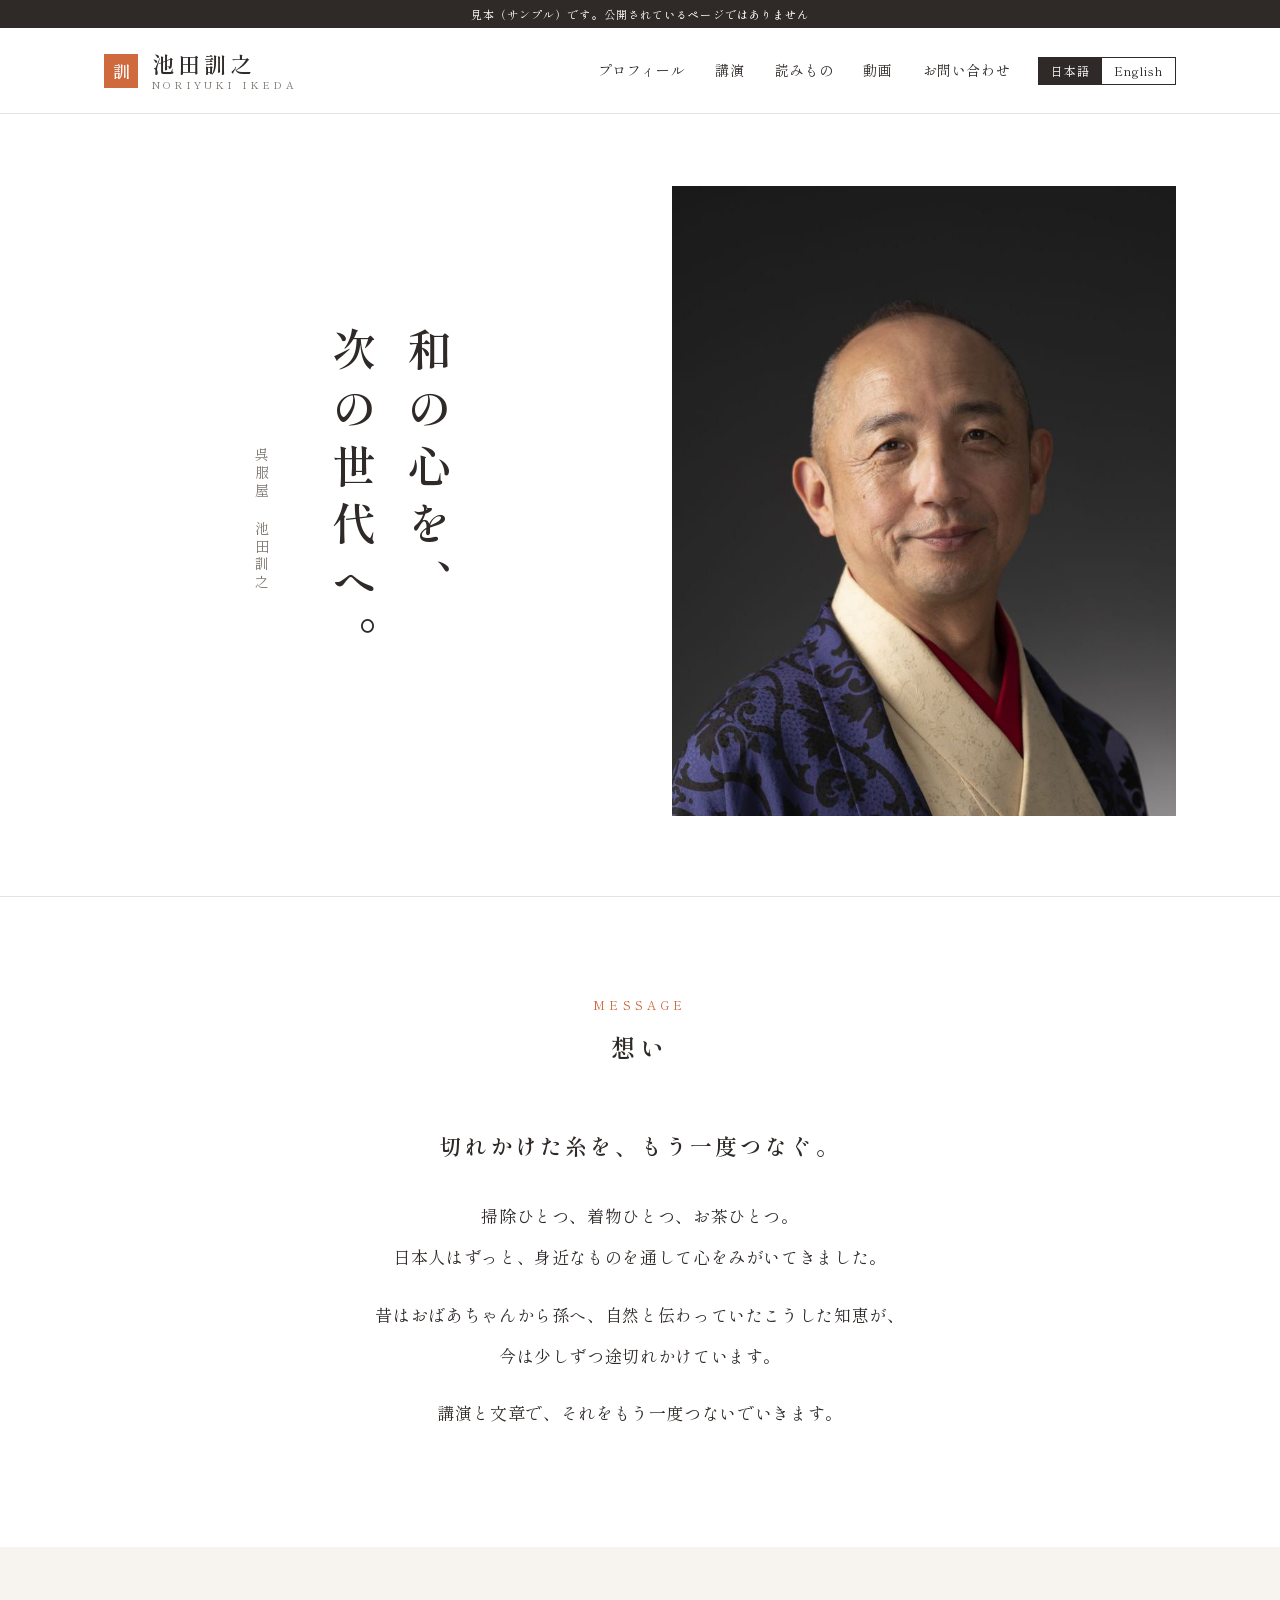
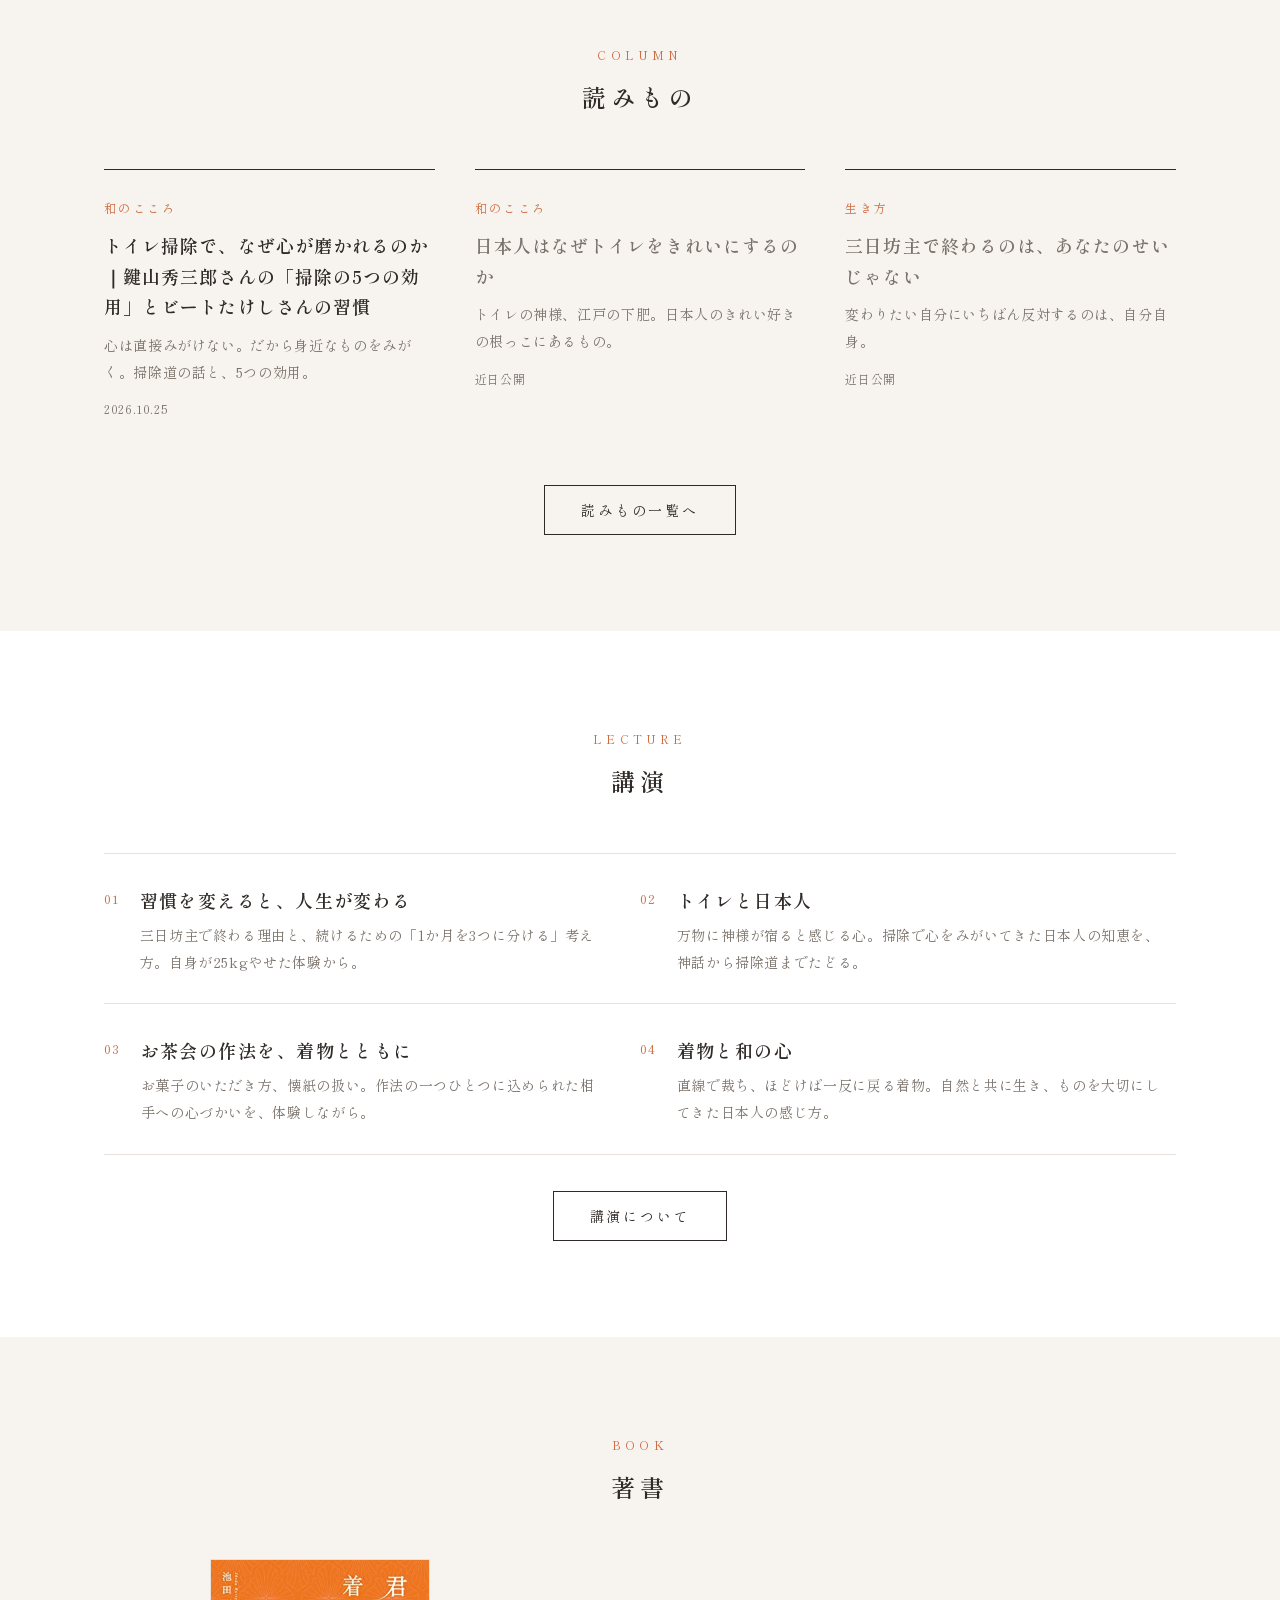
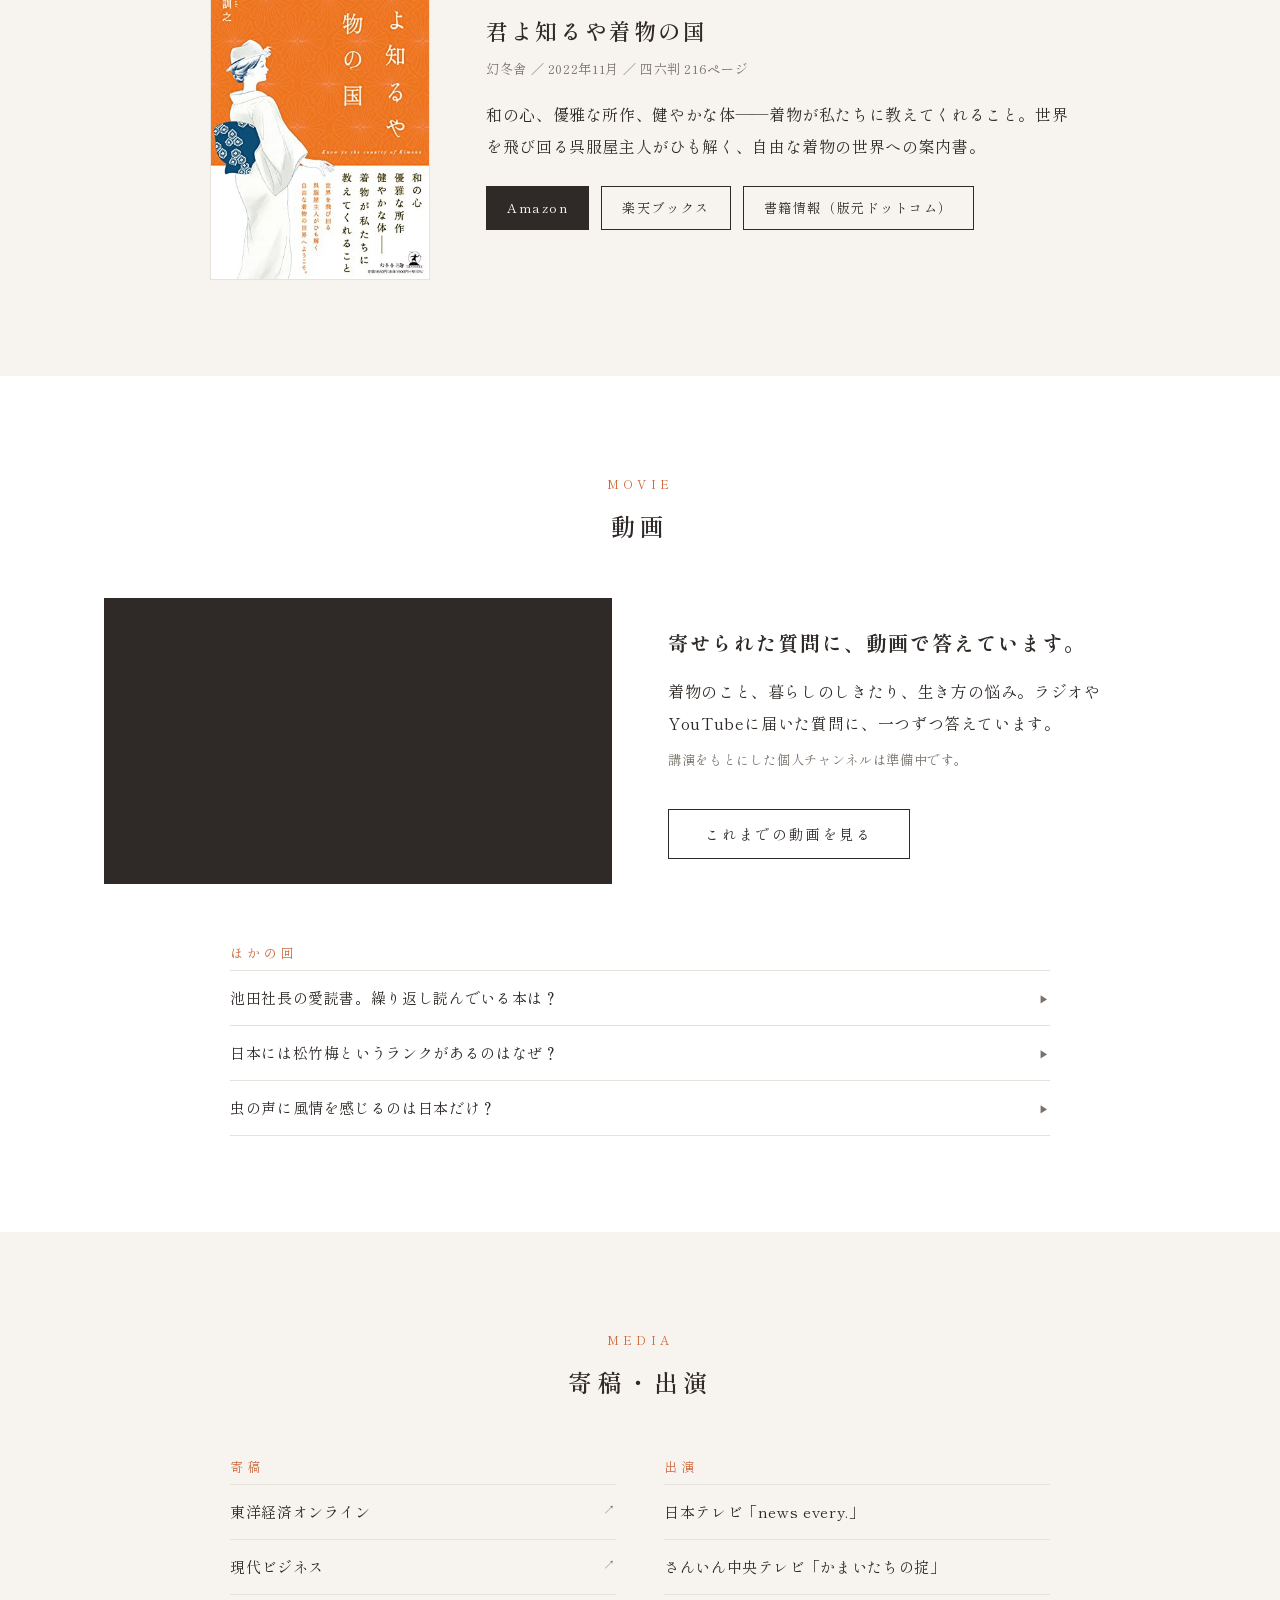
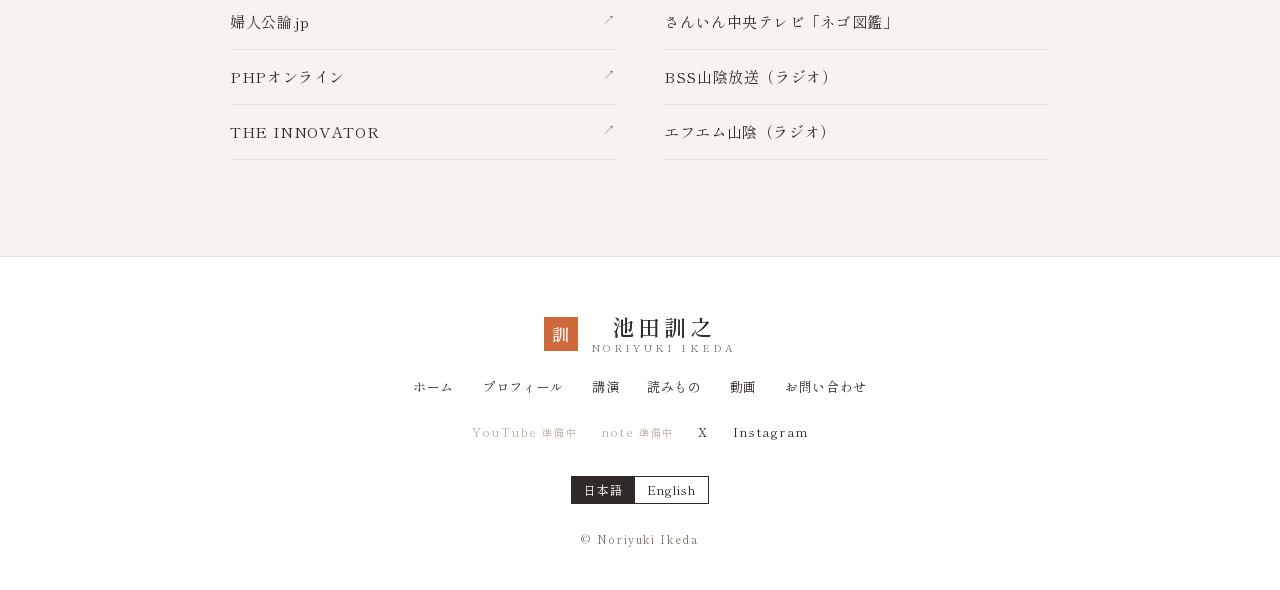
<file: index.html>
<!doctype html>
<html lang="ja"><head><meta charset="utf-8">
<meta name="viewport" content="width=device-width,initial-scale=1">
<meta name="robots" content="noindex,nofollow">
<title>池田訓之｜呉服屋 公式サイト</title>
<meta name="description" content="呉服屋、池田訓之の公式サイト。着物と和の心、習慣、日本人の暮らしの知恵について、講演と文章で発信しています。">
<link rel="alternate" hreflang="ja" href="https://ikeda-noriyuki.example/index.html"><link rel="alternate" hreflang="en" href="https://ikeda-noriyuki.example/en/index.html"><link rel="alternate" hreflang="x-default" href="https://ikeda-noriyuki.example/index.html">
<link rel="preconnect" href="https://fonts.googleapis.com"><link rel="preconnect" href="https://fonts.gstatic.com" crossorigin>
<link href="https://fonts.googleapis.com/css2?family=Shippori+Mincho:wght@400;600&display=swap" rel="stylesheet">
<link rel="stylesheet" href="style.css"><script type="application/ld+json">{"@context": "https://schema.org", "@graph": [{"@type": "Person", "@id": "https://ikeda-noriyuki.example/#person", "name": "池田訓之", "alternateName": "Noriyuki Ikeda", "jobTitle": "呉服屋", "birthDate": "1962", "birthPlace": "京都府", "alumniOf": "同志社大学", "description": "鳥取・島根で呉服店を営みながら、着物を通じて和の心を伝える講演・執筆を行う。", "url": "https://ikeda-noriyuki.example/", "image": "https://ikeda-noriyuki.example/img/ikeda.jpg", "sameAs": ["https://x.com/ni100121", "https://www.instagram.com/wasoukan_noriyuki_ikeda/", "https://toyokeizai.net/list/author/8533", "https://gendai.media/list/author/ikedanoriyuki", "https://fujinkoron.jp/list/author/%E6%B1%A0%E7%94%B0%E8%A8%93%E4%B9%8B", "https://shuchi.php.co.jp/author/1341.html", "https://the-innovator.jp/interviewees/ikeda_noriyuki/"]}, {"@type": "Book", "name": "君よ知るや着物の国", "isbn": "9784344941311", "author": {"@id": "https://ikeda-noriyuki.example/#person"}, "publisher": {"@type": "Organization", "name": "幻冬舎"}, "datePublished": "2022-11-30", "inLanguage": "ja"}, {"@type": "WebSite", "url": "https://ikeda-noriyuki.example/", "name": "池田訓之 公式サイト", "publisher": {"@id": "https://ikeda-noriyuki.example/#person"}}]}</script>
</head><body>
<div class="sample">見本（サンプル）です。公開されているページではありません</div>
<header class="site-header"><div class="in"><a class="brand" href="index.html"><span class="seal">訓</span><span class="brand-name">池田訓之<small>NORIYUKI IKEDA</small></span></a><div class="head-right"><nav class="gnav"><a href="profile.html">プロフィール</a><a href="kouen.html">講演</a><a href="yomimono.html">読みもの</a><a href="index.html#video">動画</a><a href="contact.html">お問い合わせ</a></nav><div class="lang-switch" aria-label="Language"><span class="on">日本語</span><a href="en/index.html" hreflang="en" lang="en">English</a></div></div></div></header>

<section class="hero"><div class="in">
  <div class="hero-copy">
    <p class="tate">和の心を、<br>次の世代へ。</p>
    <p class="tate-sub">呉服屋　池田訓之</p>
  </div>
  <div class="hero-photo"><img src="img/ikeda.jpg" alt="池田訓之" width="720" height="900"></div>
</div></section>

<section class="section"><div class="container">
  <div class="sec-head"><span class="en">Message</span><h2>想い</h2></div>
  <div class="message">
    <p class="lead">切れかけた糸を、もう一度つなぐ。</p>
    <p>掃除ひとつ、着物ひとつ、お茶ひとつ。<br>日本人はずっと、身近なものを通して心をみがいてきました。</p>
    <p>昔はおばあちゃんから孫へ、自然と伝わっていたこうした知恵が、<br>今は少しずつ途切れかけています。</p>
    <p>講演と文章で、それをもう一度つないでいきます。</p>
  </div>
</div></section>

<section class="section wash"><div class="container">
  <div class="sec-head"><span class="en">Column</span><h2>読みもの</h2></div>
  <div class="posts"><a class="post" href="toilet-souji.html"><span class="cat">和のこころ</span><h3>トイレ掃除で、なぜ心が磨かれるのか｜鍵山秀三郎さんの「掃除の5つの効用」とビートたけしさんの習慣</h3><p>心は直接みがけない。だから身近なものをみがく。掃除道の話と、5つの効用。</p><span class="date">2026.10.25</span></a><div class="post soon"><span class="cat">和のこころ</span><h3>日本人はなぜトイレをきれいにするのか</h3><p>トイレの神様、江戸の下肥。日本人のきれい好きの根っこにあるもの。</p><span class="date">近日公開</span></div><div class="post soon"><span class="cat">生き方</span><h3>三日坊主で終わるのは、あなたのせいじゃない</h3><p>変わりたい自分にいちばん反対するのは、自分自身。</p><span class="date">近日公開</span></div></div>
  <div class="center"><a class="more" href="yomimono.html">読みもの一覧へ</a></div>
</div></section>

<section class="section"><div class="container">
  <div class="sec-head"><span class="en">Lecture</span><h2>講演</h2></div>
  <div class="themes"><div class="theme"><span class="no">01</span><div><h3>習慣を変えると、人生が変わる</h3><p>三日坊主で終わる理由と、続けるための「1か月を3つに分ける」考え方。自身が25kgやせた体験から。</p></div></div><div class="theme"><span class="no">02</span><div><h3>トイレと日本人</h3><p>万物に神様が宿ると感じる心。掃除で心をみがいてきた日本人の知恵を、神話から掃除道までたどる。</p></div></div><div class="theme"><span class="no">03</span><div><h3>お茶会の作法を、着物とともに</h3><p>お菓子のいただき方、懐紙の扱い。作法の一つひとつに込められた相手への心づかいを、体験しながら。</p></div></div><div class="theme"><span class="no">04</span><div><h3>着物と和の心</h3><p>直線で裁ち、ほどけば一反に戻る着物。自然と共に生き、ものを大切にしてきた日本人の感じ方。</p></div></div></div>
  <div class="center"><a class="more" href="kouen.html">講演について</a></div>
</div></section>

<section class="section wash"><div class="container">
  <div class="sec-head"><span class="en">Book</span><h2>著書</h2></div>
  <div class="book">
    <a class="cover" href="https://www.amazon.co.jp/dp/4344941314" target="_blank" rel="noopener"><img src="img/book.jpg" alt="『君よ知るや着物の国』表紙" width="341" height="500"></a>
    <div><h3>君よ知るや着物の国</h3><div class="pub">幻冬舎 ／ 2022年11月 ／ 四六判 216ページ</div>
    <p>和の心、優雅な所作、健やかな体――着物が私たちに教えてくれること。世界を飛び回る呉服屋主人がひも解く、自由な着物の世界への案内書。</p>
    <div class="buy"><a href="https://www.amazon.co.jp/dp/4344941314" target="_blank" rel="noopener">Amazon</a><a href="https://books.rakuten.co.jp/search?isbnJan=9784344941311" target="_blank" rel="noopener">楽天ブックス</a><a href="https://www.hanmoto.com/bd/isbn/9784344941311" target="_blank" rel="noopener">書籍情報（版元ドットコム）</a></div></div>
  </div>
</div></section>

<section class="section" id="video"><div class="container">
  <div class="sec-head"><span class="en">Movie</span><h2>動画</h2></div>
  <div class="video">
    <div class="video-frame"><iframe src="https://www.youtube-nocookie.com/embed/qsN8T1PHzBk?rel=0" title="池田訓之 YouTube" loading="lazy"
      allow="accelerometer; encrypted-media; gyroscope; picture-in-picture" allowfullscreen></iframe></div>
    <div><h3 style="font-size:20px;letter-spacing:.1em;margin:0 0 12px">寄せられた質問に、動画で答えています。</h3>
    <p style="margin:0 0 8px">着物のこと、暮らしのしきたり、生き方の悩み。ラジオやYouTubeに届いた質問に、一つずつ答えています。</p>
    <p style="margin:0;font-size:13px;color:var(--sub)">講演をもとにした個人チャンネルは準備中です。</p>
    <a class="more" href="https://www.youtube.com/@wasoukan" target="_blank" rel="noopener">これまでの動画を見る</a></div>
  </div>
  <div class="yt-more"><h3>ほかの回</h3><ul><li><a href="https://www.youtube.com/watch?v=esezNhuYWQ0" target="_blank" rel="noopener">池田社長の愛読書。繰り返し読んでいる本は？</a></li><li><a href="https://www.youtube.com/watch?v=MvDeOWHp__0" target="_blank" rel="noopener">日本には松竹梅というランクがあるのはなぜ？</a></li><li><a href="https://www.youtube.com/watch?v=nxAduf87lxk" target="_blank" rel="noopener">虫の声に風情を感じるのは日本だけ？</a></li></ul></div>
</div></section>

<section class="section wash"><div class="container">
  <div class="sec-head"><span class="en">Media</span><h2>寄稿・出演</h2></div>
  <div class="media"><div><h3>寄稿</h3><ul><li><a href="https://toyokeizai.net/list/author/8533" target="_blank" rel="noopener">東洋経済オンライン</a></li><li><a href="https://gendai.media/list/author/ikedanoriyuki" target="_blank" rel="noopener">現代ビジネス</a></li><li><a href="https://fujinkoron.jp/list/author/%E6%B1%A0%E7%94%B0%E8%A8%93%E4%B9%8B" target="_blank" rel="noopener">婦人公論.jp</a></li><li><a href="https://shuchi.php.co.jp/author/1341.html" target="_blank" rel="noopener">PHPオンライン</a></li><li><a href="https://the-innovator.jp/interviewees/ikeda_noriyuki/" target="_blank" rel="noopener">THE INNOVATOR</a></li></ul></div><div><h3>出演</h3><ul><li>日本テレビ「news every.」</li><li>さんいん中央テレビ「かまいたちの掟」</li><li>さんいん中央テレビ「ネゴ図鑑」</li><li>BSS山陰放送（ラジオ）</li><li>エフエム山陰（ラジオ）</li></ul></div></div>
</div></section>

<footer class="site-footer"><div class="container"><a class="brand" href="index.html"><span class="seal">訓</span><span class="brand-name">池田訓之<small>NORIYUKI IKEDA</small></span></a>
<nav class="fnav"><a href="index.html">ホーム</a><a href="profile.html">プロフィール</a><a href="kouen.html">講演</a><a href="yomimono.html">読みもの</a><a href="index.html#video">動画</a><a href="contact.html">お問い合わせ</a></nav>
<div class="sns"><span title="準備中">YouTube<small>準備中</small></span><span title="準備中">note<small>準備中</small></span><a href="https://x.com/ni100121" target="_blank" rel="noopener">X</a><a href="https://www.instagram.com/wasoukan_noriyuki_ikeda/" target="_blank" rel="noopener">Instagram</a></div>
<div class="lang-switch" aria-label="Language"><span class="on">日本語</span><a href="en/index.html" hreflang="en" lang="en">English</a></div>
<div class="copy">© Noriyuki Ikeda</div></div></footer>
</body></html>
</file>
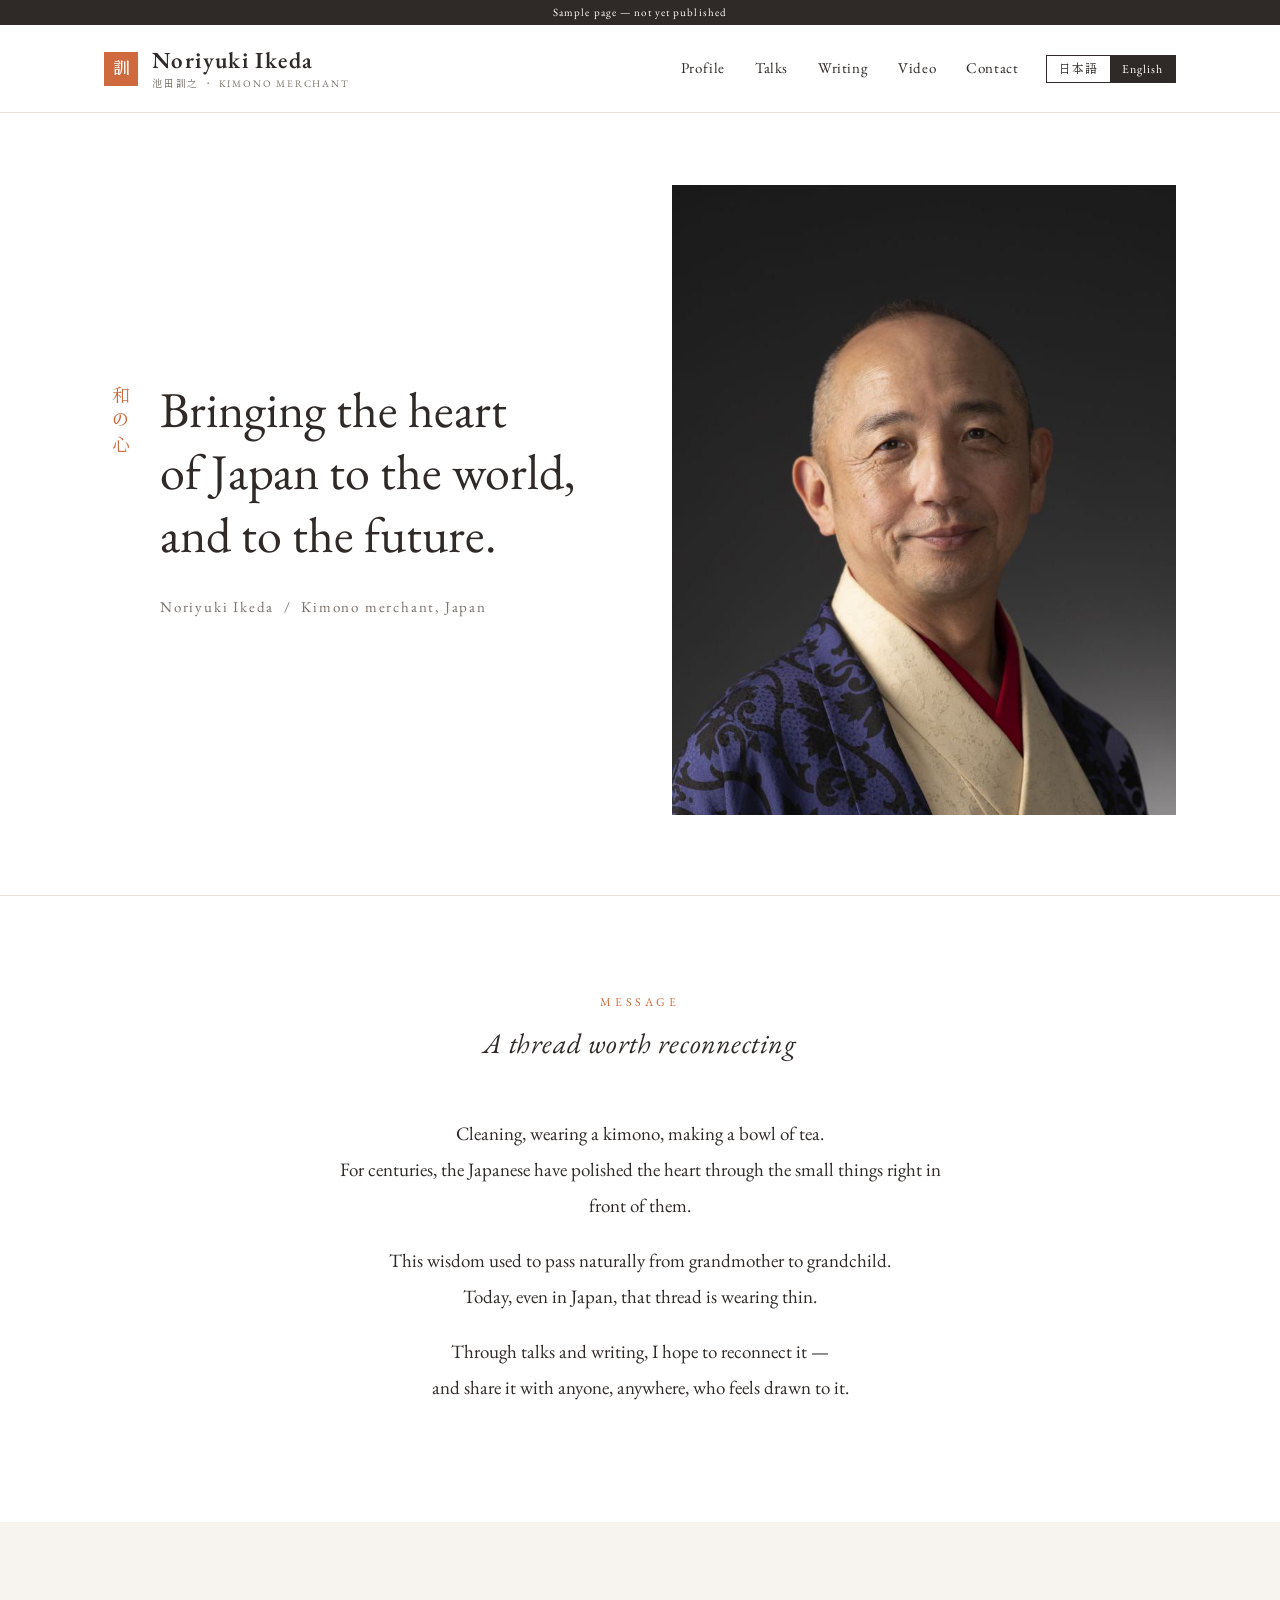
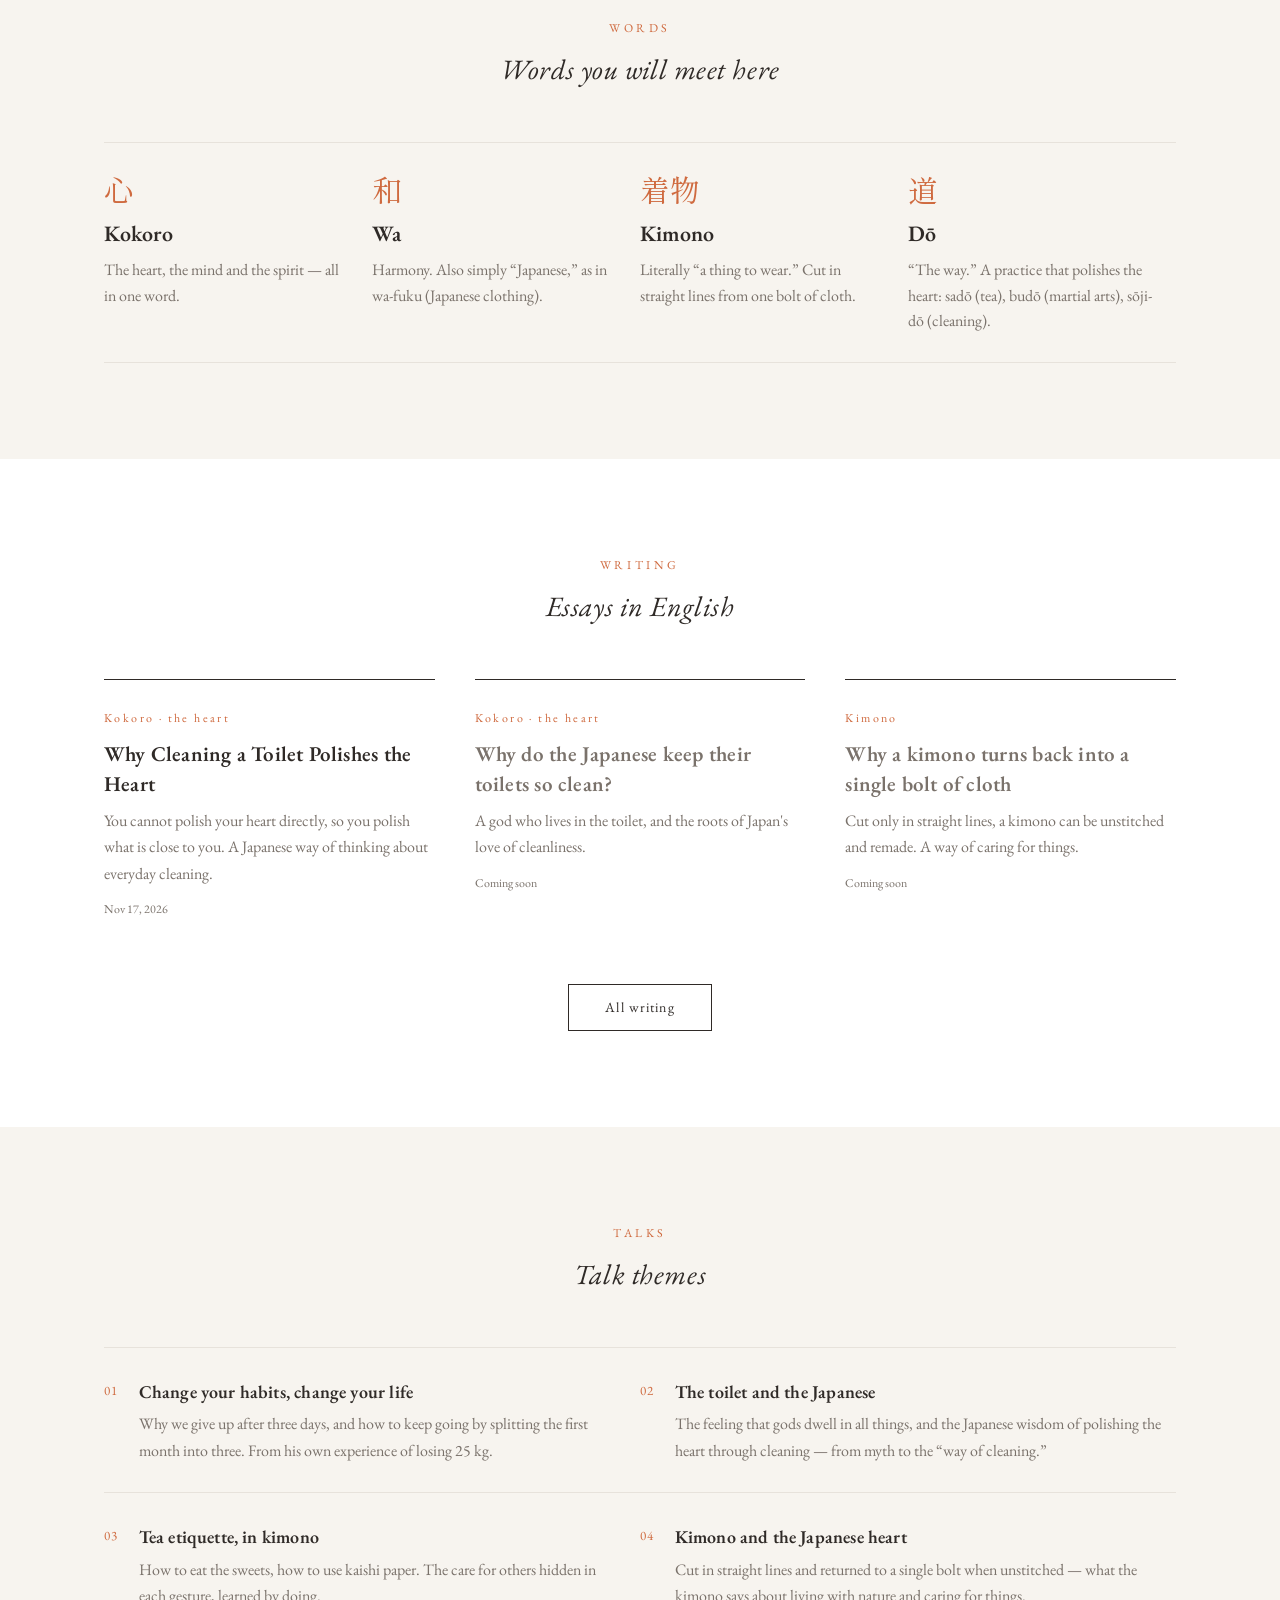
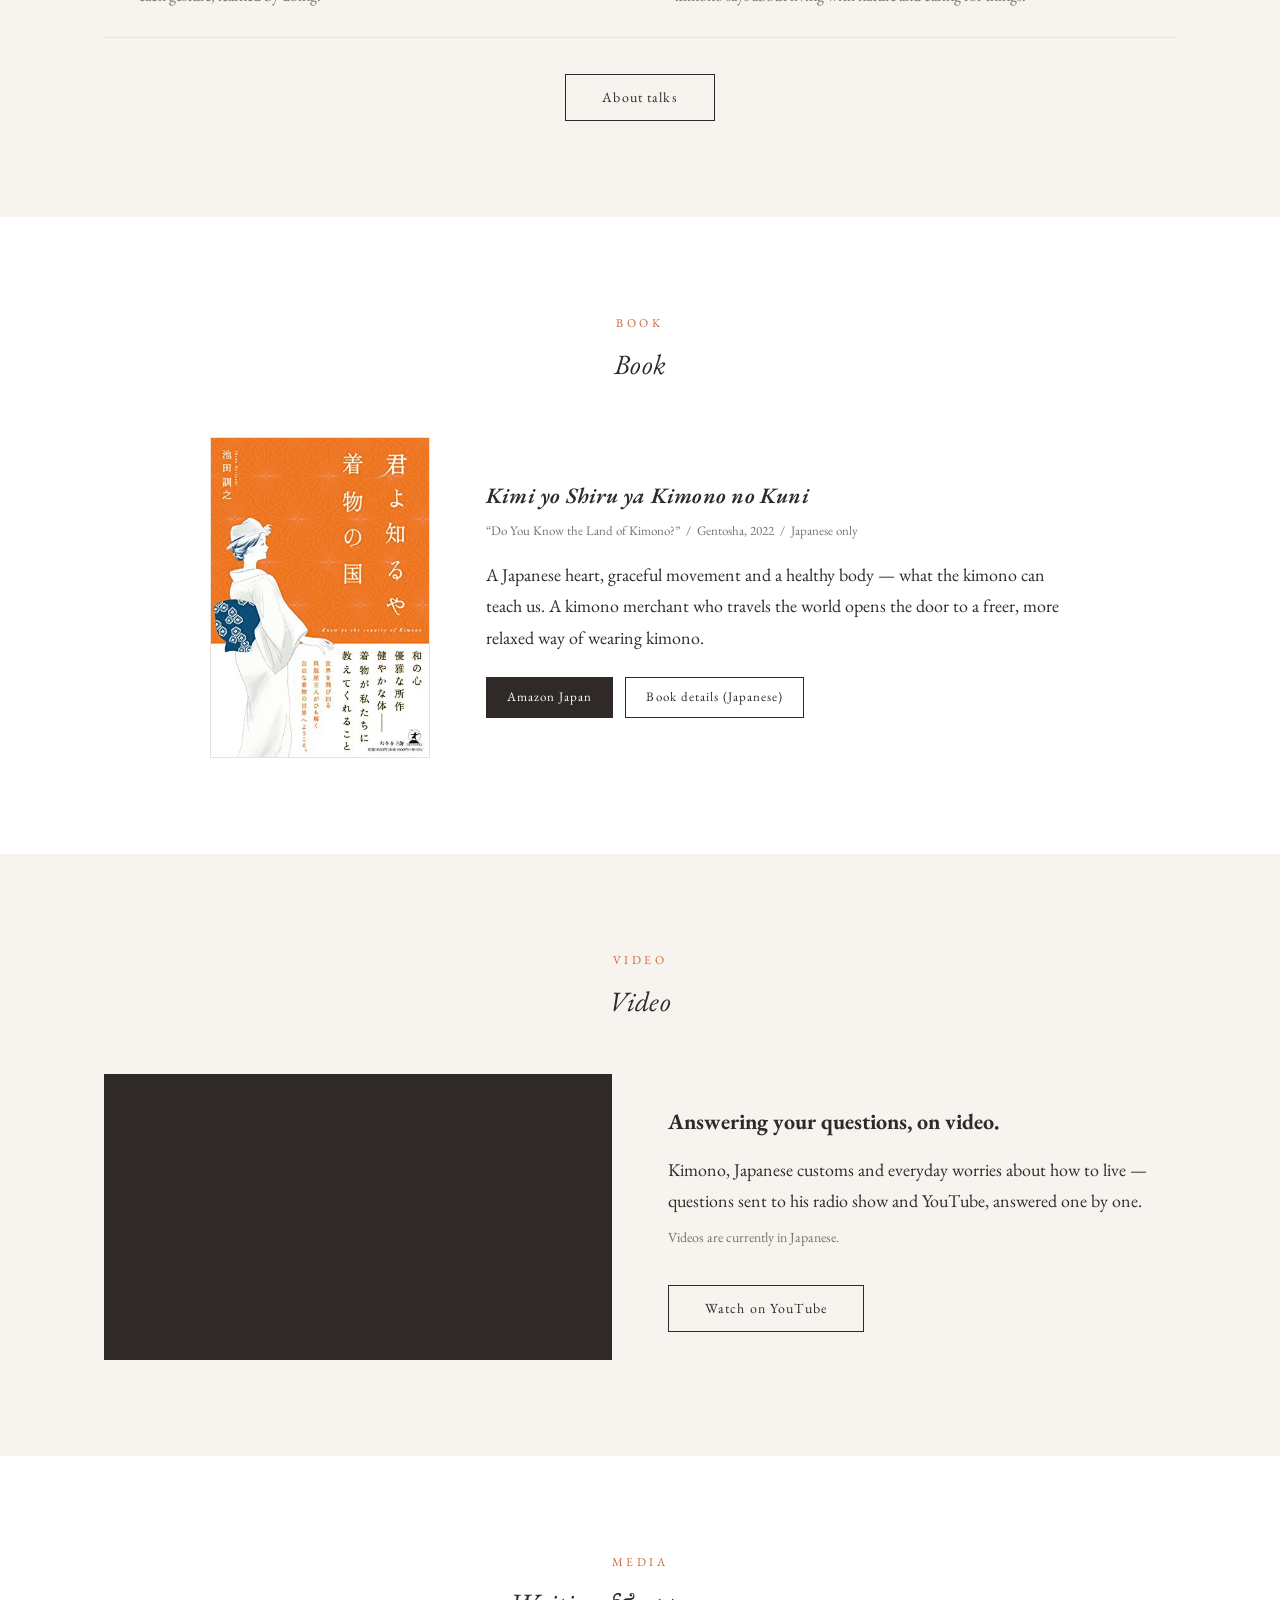
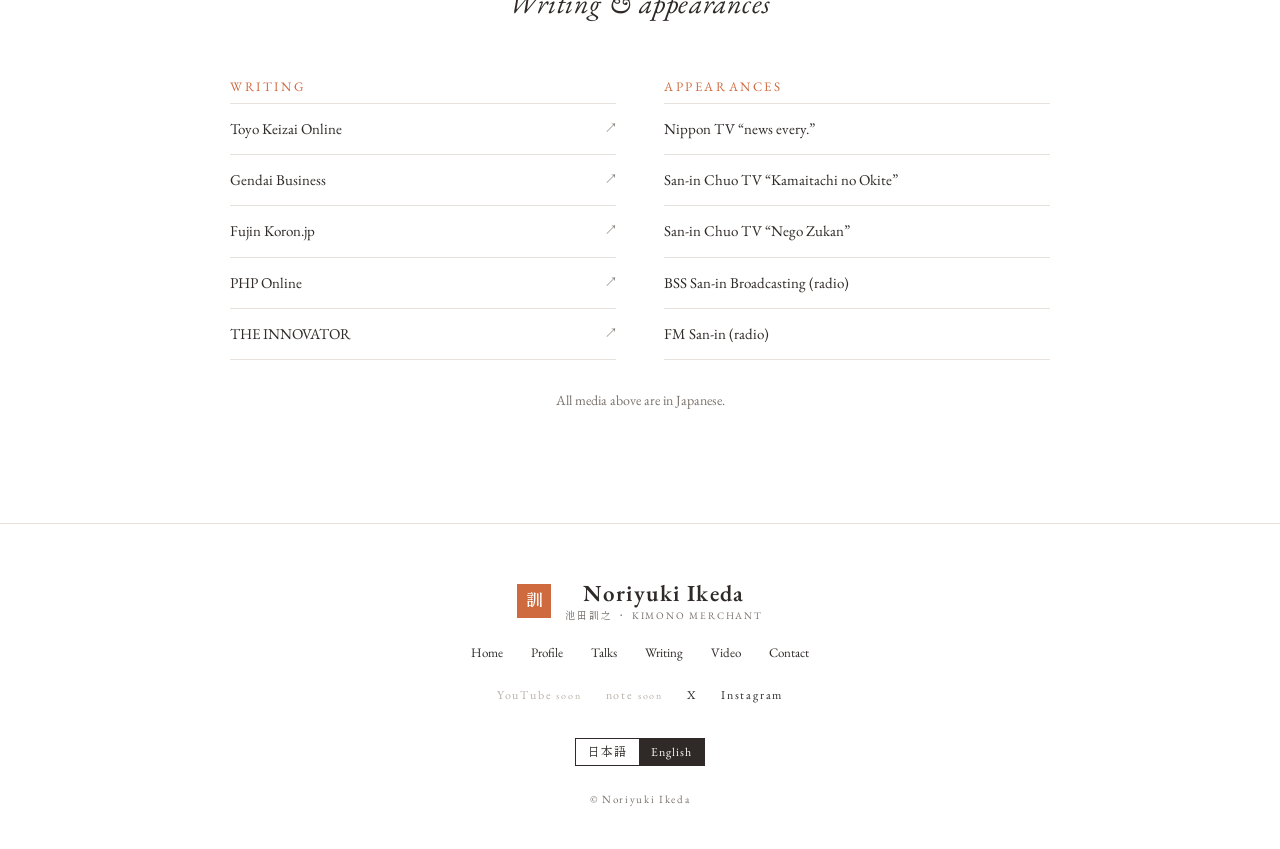
<file: en/index.html>
<!doctype html>
<html lang="en"><head><meta charset="utf-8">
<meta name="viewport" content="width=device-width,initial-scale=1">
<meta name="robots" content="noindex,nofollow">
<title>Noriyuki Ikeda | Kimono merchant, Japan</title>
<meta name="description" content="Official site of Noriyuki Ikeda, a Japanese kimono merchant sharing kimono and the Japanese heart (kokoro) through talks and writing.">
<link rel="alternate" hreflang="ja" href="https://ikeda-noriyuki.example/index.html"><link rel="alternate" hreflang="en" href="https://ikeda-noriyuki.example/en/index.html"><link rel="alternate" hreflang="x-default" href="https://ikeda-noriyuki.example/index.html">
<link rel="preconnect" href="https://fonts.googleapis.com"><link rel="preconnect" href="https://fonts.gstatic.com" crossorigin>
<link href="https://fonts.googleapis.com/css2?family=Shippori+Mincho:wght@400;600&family=EB+Garamond:ital,wght@0,400;0,600;1,400&display=swap" rel="stylesheet">
<link rel="stylesheet" href="../style.css"><script type="application/ld+json">{"@context": "https://schema.org", "@graph": [{"@type": "Person", "@id": "https://ikeda-noriyuki.example/#person", "name": "Noriyuki Ikeda", "alternateName": "池田訓之", "jobTitle": "Kimono merchant", "birthDate": "1962", "birthPlace": "Kyoto, Japan", "alumniOf": "Doshisha University", "description": "A kimono merchant in Tottori and Shimane, Japan, who shares the Japanese heart through kimono, talks and writing.", "url": "https://ikeda-noriyuki.example/", "image": "https://ikeda-noriyuki.example/img/ikeda.jpg", "sameAs": ["https://x.com/ni100121", "https://www.instagram.com/wasoukan_noriyuki_ikeda/", "https://toyokeizai.net/list/author/8533", "https://gendai.media/list/author/ikedanoriyuki", "https://fujinkoron.jp/list/author/%E6%B1%A0%E7%94%B0%E8%A8%93%E4%B9%8B", "https://shuchi.php.co.jp/author/1341.html", "https://the-innovator.jp/interviewees/ikeda_noriyuki/"]}, {"@type": "WebSite", "url": "https://ikeda-noriyuki.example/en/", "name": "Noriyuki Ikeda — Official Site", "inLanguage": "en"}]}</script>
</head><body>
<div class="sample">Sample page — not yet published</div>
<header class="site-header"><div class="in"><a class="brand" href="index.html"><span class="seal">訓</span><span class="brand-name">Noriyuki Ikeda<small>池田訓之 ・ KIMONO MERCHANT</small></span></a><div class="head-right"><nav class="gnav"><a href="profile.html">Profile</a><a href="kouen.html">Talks</a><a href="yomimono.html">Writing</a><a href="index.html#video">Video</a><a href="contact.html">Contact</a></nav><div class="lang-switch" aria-label="言語"><a href="../index.html" hreflang="ja" lang="ja">日本語</a><span class="on">English</span></div></div></div></header>

<section class="hero hero-en"><div class="in">
  <div class="hero-copy-en">
    <p class="kanji-mark">和の心</p>
    <h1>Bringing the heart<br>of Japan to the world,<br>and to the future.</h1>
    <p class="by">Noriyuki Ikeda &nbsp;/&nbsp; Kimono merchant, Japan</p>
  </div>
  <div class="hero-photo"><img src="../img/ikeda.jpg" alt="Noriyuki Ikeda in kimono" width="720" height="900"></div>
</div></section>

<section class="section"><div class="container">
  <div class="sec-head"><span class="en">Message</span><h2>A thread worth reconnecting</h2></div>
  <div class="message">
    <p>Cleaning, wearing a kimono, making a bowl of tea.<br>For centuries, the Japanese have polished the heart through the small things right in front of them.</p>
    <p>This wisdom used to pass naturally from grandmother to grandchild.<br>Today, even in Japan, that thread is wearing thin.</p>
    <p>Through talks and writing, I hope to reconnect it —<br>and share it with anyone, anywhere, who feels drawn to it.</p>
  </div>
</div></section>

<section class="section wash"><div class="container">
  <div class="sec-head"><span class="en">Words</span><h2>Words you will meet here</h2></div>
  <div class="words"><div class="word"><span class="kanji">心</span><h3>Kokoro</h3><p>The heart, the mind and the spirit — all in one word.</p></div><div class="word"><span class="kanji">和</span><h3>Wa</h3><p>Harmony. Also simply “Japanese,” as in wa-fuku (Japanese clothing).</p></div><div class="word"><span class="kanji">着物</span><h3>Kimono</h3><p>Literally “a thing to wear.” Cut in straight lines from one bolt of cloth.</p></div><div class="word"><span class="kanji">道</span><h3>Dō</h3><p>“The way.” A practice that polishes the heart: sadō (tea), budō (martial arts), sōji-dō (cleaning).</p></div></div>
</div></section>

<section class="section"><div class="container">
  <div class="sec-head"><span class="en">Writing</span><h2>Essays in English</h2></div>
  <div class="posts"><a class="post" href="toilet-souji.html"><span class="cat">Kokoro · the heart</span><h3>Why Cleaning a Toilet Polishes the Heart</h3><p>You cannot polish your heart directly, so you polish what is close to you. A Japanese way of thinking about everyday cleaning.</p><span class="date">Nov 17, 2026</span></a><div class="post soon"><span class="cat">Kokoro · the heart</span><h3>Why do the Japanese keep their toilets so clean?</h3><p>A god who lives in the toilet, and the roots of Japan's love of cleanliness.</p><span class="date">Coming soon</span></div><div class="post soon"><span class="cat">Kimono</span><h3>Why a kimono turns back into a single bolt of cloth</h3><p>Cut only in straight lines, a kimono can be unstitched and remade. A way of caring for things.</p><span class="date">Coming soon</span></div></div>
  <div class="center"><a class="more" href="yomimono.html">All writing</a></div>
</div></section>

<section class="section wash"><div class="container">
  <div class="sec-head"><span class="en">Talks</span><h2>Talk themes</h2></div>
  <div class="themes"><div class="theme"><span class="no">01</span><div><h3>Change your habits, change your life</h3><p>Why we give up after three days, and how to keep going by splitting the first month into three. From his own experience of losing 25 kg.</p></div></div><div class="theme"><span class="no">02</span><div><h3>The toilet and the Japanese</h3><p>The feeling that gods dwell in all things, and the Japanese wisdom of polishing the heart through cleaning — from myth to the “way of cleaning.”</p></div></div><div class="theme"><span class="no">03</span><div><h3>Tea etiquette, in kimono</h3><p>How to eat the sweets, how to use kaishi paper. The care for others hidden in each gesture, learned by doing.</p></div></div><div class="theme"><span class="no">04</span><div><h3>Kimono and the Japanese heart</h3><p>Cut in straight lines and returned to a single bolt when unstitched — what the kimono says about living with nature and caring for things.</p></div></div></div>
  <div class="center"><a class="more" href="kouen.html">About talks</a></div>
</div></section>

<section class="section"><div class="container">
  <div class="sec-head"><span class="en">Book</span><h2>Book</h2></div>
  <div class="book">
    <a class="cover" href="https://www.amazon.co.jp/dp/4344941314" target="_blank" rel="noopener"><img src="../img/book.jpg" alt="Cover of Kimi yo Shiru ya Kimono no Kuni" width="341" height="500"></a>
    <div><h3><em>Kimi yo Shiru ya Kimono no Kuni</em></h3><div class="pub">“Do You Know the Land of Kimono?” &nbsp;/&nbsp; Gentosha, 2022 &nbsp;/&nbsp; Japanese only</div>
    <p>A Japanese heart, graceful movement and a healthy body — what the kimono can teach us. A kimono merchant who travels the world opens the door to a freer, more relaxed way of wearing kimono.</p>
    <div class="buy"><a href="https://www.amazon.co.jp/dp/4344941314" target="_blank" rel="noopener">Amazon Japan</a><a href="https://www.hanmoto.com/bd/isbn/9784344941311" target="_blank" rel="noopener">Book details (Japanese)</a></div></div>
  </div>
</div></section>

<section class="section wash" id="video"><div class="container">
  <div class="sec-head"><span class="en">Video</span><h2>Video</h2></div>
  <div class="video">
    <div class="video-frame"><iframe src="https://www.youtube-nocookie.com/embed/qsN8T1PHzBk?rel=0" title="Noriyuki Ikeda on YouTube" loading="lazy"
      allow="accelerometer; encrypted-media; gyroscope; picture-in-picture" allowfullscreen></iframe></div>
    <div><h3 style="font-size:22px;margin:0 0 12px">Answering your questions, on video.</h3>
    <p style="margin:0 0 8px">Kimono, Japanese customs and everyday worries about how to live — questions sent to his radio show and YouTube, answered one by one.</p>
    <p style="margin:0;font-size:14px;color:var(--sub)">Videos are currently in Japanese.</p>
    <a class="more" href="https://www.youtube.com/@wasoukan" target="_blank" rel="noopener">Watch on YouTube</a></div>
  </div>
</div></section>

<section class="section"><div class="container">
  <div class="sec-head"><span class="en">Media</span><h2>Writing & appearances</h2></div>
  <div class="media"><div><h3>WRITING</h3><ul><li><a href="https://toyokeizai.net/list/author/8533" target="_blank" rel="noopener">Toyo Keizai Online</a></li><li><a href="https://gendai.media/list/author/ikedanoriyuki" target="_blank" rel="noopener">Gendai Business</a></li><li><a href="https://fujinkoron.jp/list/author/%E6%B1%A0%E7%94%B0%E8%A8%93%E4%B9%8B" target="_blank" rel="noopener">Fujin Koron.jp</a></li><li><a href="https://shuchi.php.co.jp/author/1341.html" target="_blank" rel="noopener">PHP Online</a></li><li><a href="https://the-innovator.jp/interviewees/ikeda_noriyuki/" target="_blank" rel="noopener">THE INNOVATOR</a></li></ul></div><div><h3>APPEARANCES</h3><ul><li>Nippon TV “news every.”</li><li>San-in Chuo TV “Kamaitachi no Okite”</li><li>San-in Chuo TV “Nego Zukan”</li><li>BSS San-in Broadcasting (radio)</li><li>FM San-in (radio)</li></ul></div></div><p class="ja-note center">All media above are in Japanese.</p>
</div></section>

<footer class="site-footer"><div class="container"><a class="brand" href="index.html"><span class="seal">訓</span><span class="brand-name">Noriyuki Ikeda<small>池田訓之 ・ KIMONO MERCHANT</small></span></a>
<nav class="fnav"><a href="index.html">Home</a><a href="profile.html">Profile</a><a href="kouen.html">Talks</a><a href="yomimono.html">Writing</a><a href="index.html#video">Video</a><a href="contact.html">Contact</a></nav>
<div class="sns"><span title="Coming soon">YouTube<small>soon</small></span><span title="Coming soon">note<small>soon</small></span><a href="https://x.com/ni100121" target="_blank" rel="noopener">X</a><a href="https://www.instagram.com/wasoukan_noriyuki_ikeda/" target="_blank" rel="noopener">Instagram</a></div>
<div class="lang-switch" aria-label="言語"><a href="../index.html" hreflang="ja" lang="ja">日本語</a><span class="on">English</span></div>
<div class="copy">© Noriyuki Ikeda</div></div></footer>
</body></html>
</file>
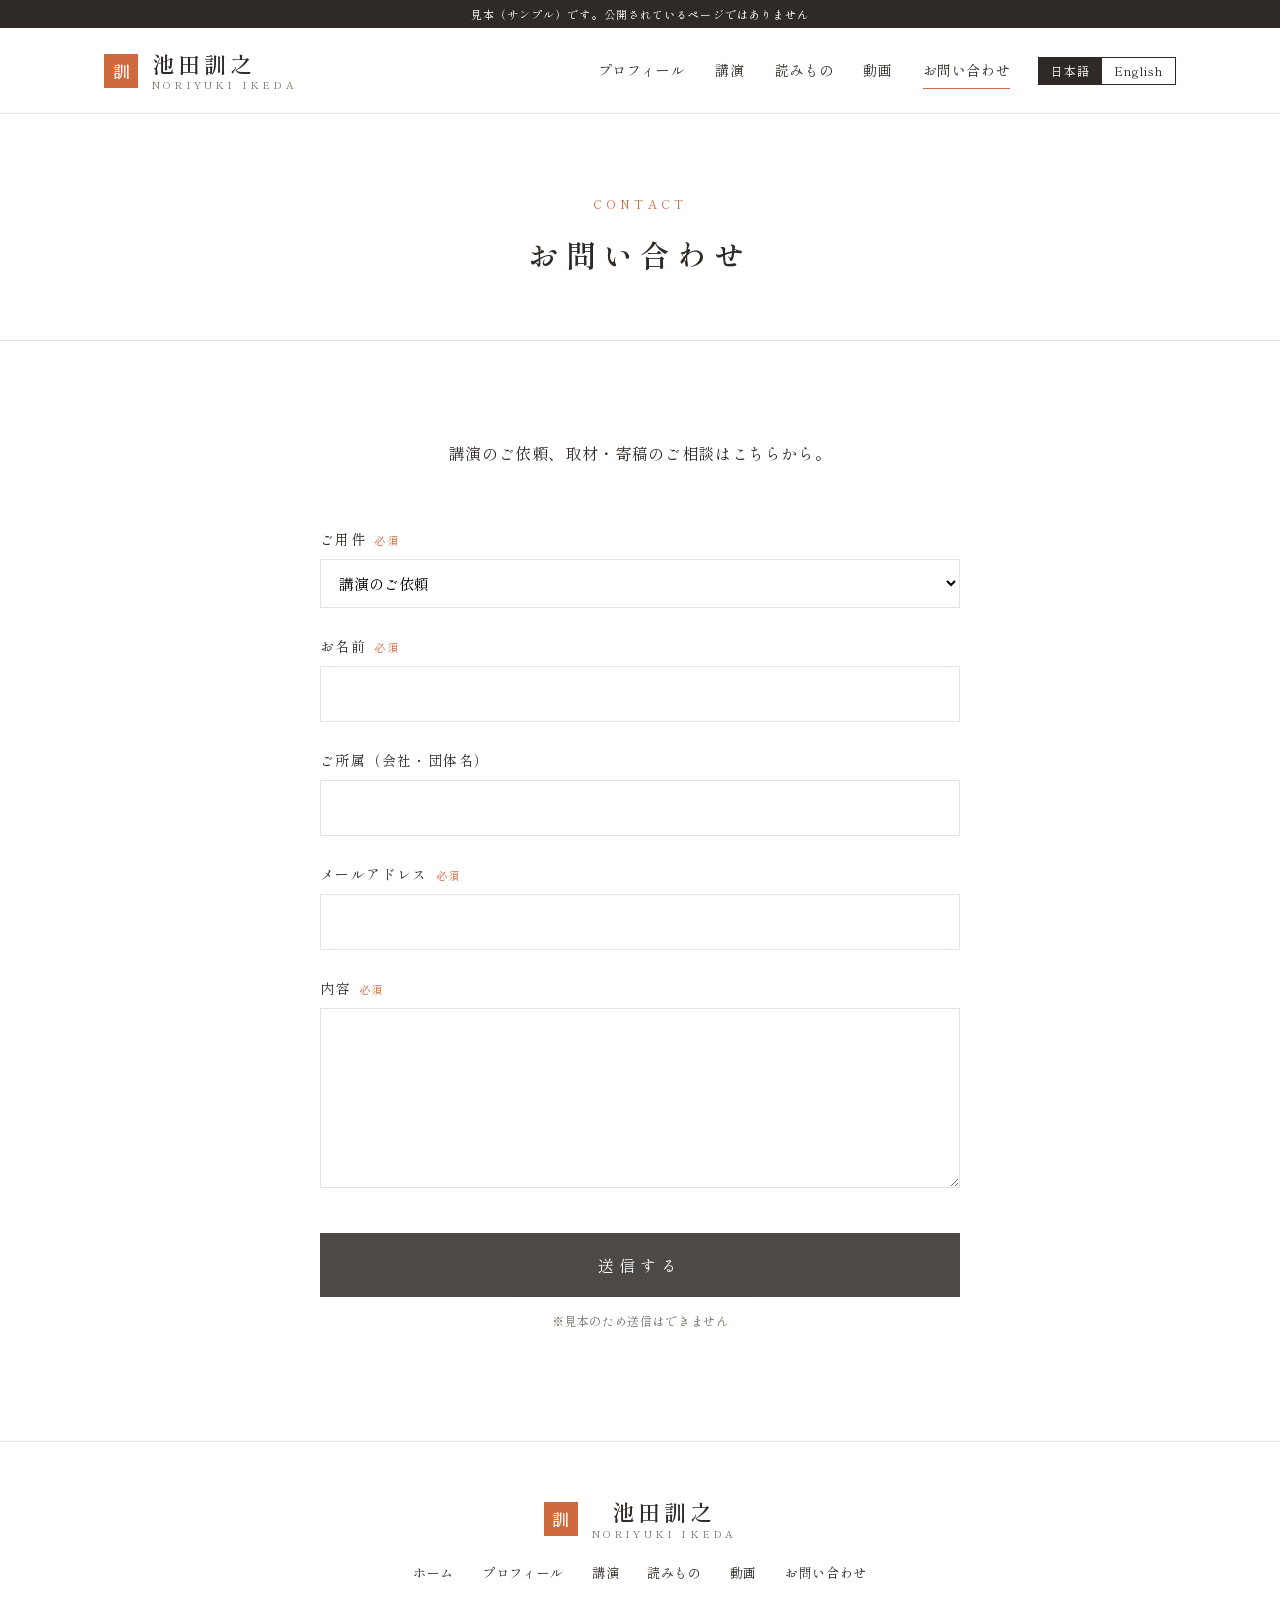
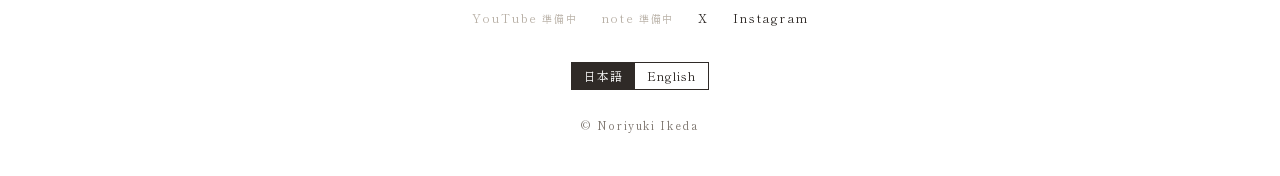
<file: contact.html>
<!doctype html>
<html lang="ja"><head><meta charset="utf-8">
<meta name="viewport" content="width=device-width,initial-scale=1">
<meta name="robots" content="noindex,nofollow">
<title>お問い合わせ｜池田訓之</title>
<meta name="description" content="講演のご依頼、取材・寄稿のご相談。">
<link rel="alternate" hreflang="ja" href="https://ikeda-noriyuki.example/contact.html"><link rel="alternate" hreflang="en" href="https://ikeda-noriyuki.example/en/contact.html"><link rel="alternate" hreflang="x-default" href="https://ikeda-noriyuki.example/contact.html">
<link rel="preconnect" href="https://fonts.googleapis.com"><link rel="preconnect" href="https://fonts.gstatic.com" crossorigin>
<link href="https://fonts.googleapis.com/css2?family=Shippori+Mincho:wght@400;600&display=swap" rel="stylesheet">
<link rel="stylesheet" href="style.css">
</head><body>
<div class="sample">見本（サンプル）です。公開されているページではありません</div>
<header class="site-header"><div class="in"><a class="brand" href="index.html"><span class="seal">訓</span><span class="brand-name">池田訓之<small>NORIYUKI IKEDA</small></span></a><div class="head-right"><nav class="gnav"><a href="profile.html">プロフィール</a><a href="kouen.html">講演</a><a href="yomimono.html">読みもの</a><a href="index.html#video">動画</a><a href="contact.html" class=on>お問い合わせ</a></nav><div class="lang-switch" aria-label="Language"><span class="on">日本語</span><a href="en/contact.html" hreflang="en" lang="en">English</a></div></div></div></header>

<div class="page-head"><span class="en">Contact</span><h1>お問い合わせ</h1></div>
<section class="section"><div class="container">
  <p class="lead-text">講演のご依頼、取材・寄稿のご相談はこちらから。</p>
  <form class="form" onsubmit="return false">
    <label>ご用件<em>必須</em></label><select><option>講演のご依頼</option><option>取材・寄稿のご相談</option><option>その他</option></select>
    <label>お名前<em>必須</em></label><input type="text">
    <label>ご所属（会社・団体名）</label><input type="text">
    <label>メールアドレス<em>必須</em></label><input type="email">
    <label>内容<em>必須</em></label><textarea></textarea>
    <button type="submit" disabled>送信する</button>
    <p class="note">※見本のため送信はできません</p>
  </form>
</div></section>
<footer class="site-footer"><div class="container"><a class="brand" href="index.html"><span class="seal">訓</span><span class="brand-name">池田訓之<small>NORIYUKI IKEDA</small></span></a>
<nav class="fnav"><a href="index.html">ホーム</a><a href="profile.html">プロフィール</a><a href="kouen.html">講演</a><a href="yomimono.html">読みもの</a><a href="index.html#video">動画</a><a href="contact.html">お問い合わせ</a></nav>
<div class="sns"><span title="準備中">YouTube<small>準備中</small></span><span title="準備中">note<small>準備中</small></span><a href="https://x.com/ni100121" target="_blank" rel="noopener">X</a><a href="https://www.instagram.com/wasoukan_noriyuki_ikeda/" target="_blank" rel="noopener">Instagram</a></div>
<div class="lang-switch" aria-label="Language"><span class="on">日本語</span><a href="en/contact.html" hreflang="en" lang="en">English</a></div>
<div class="copy">© Noriyuki Ikeda</div></div></footer>
</body></html>
</file>
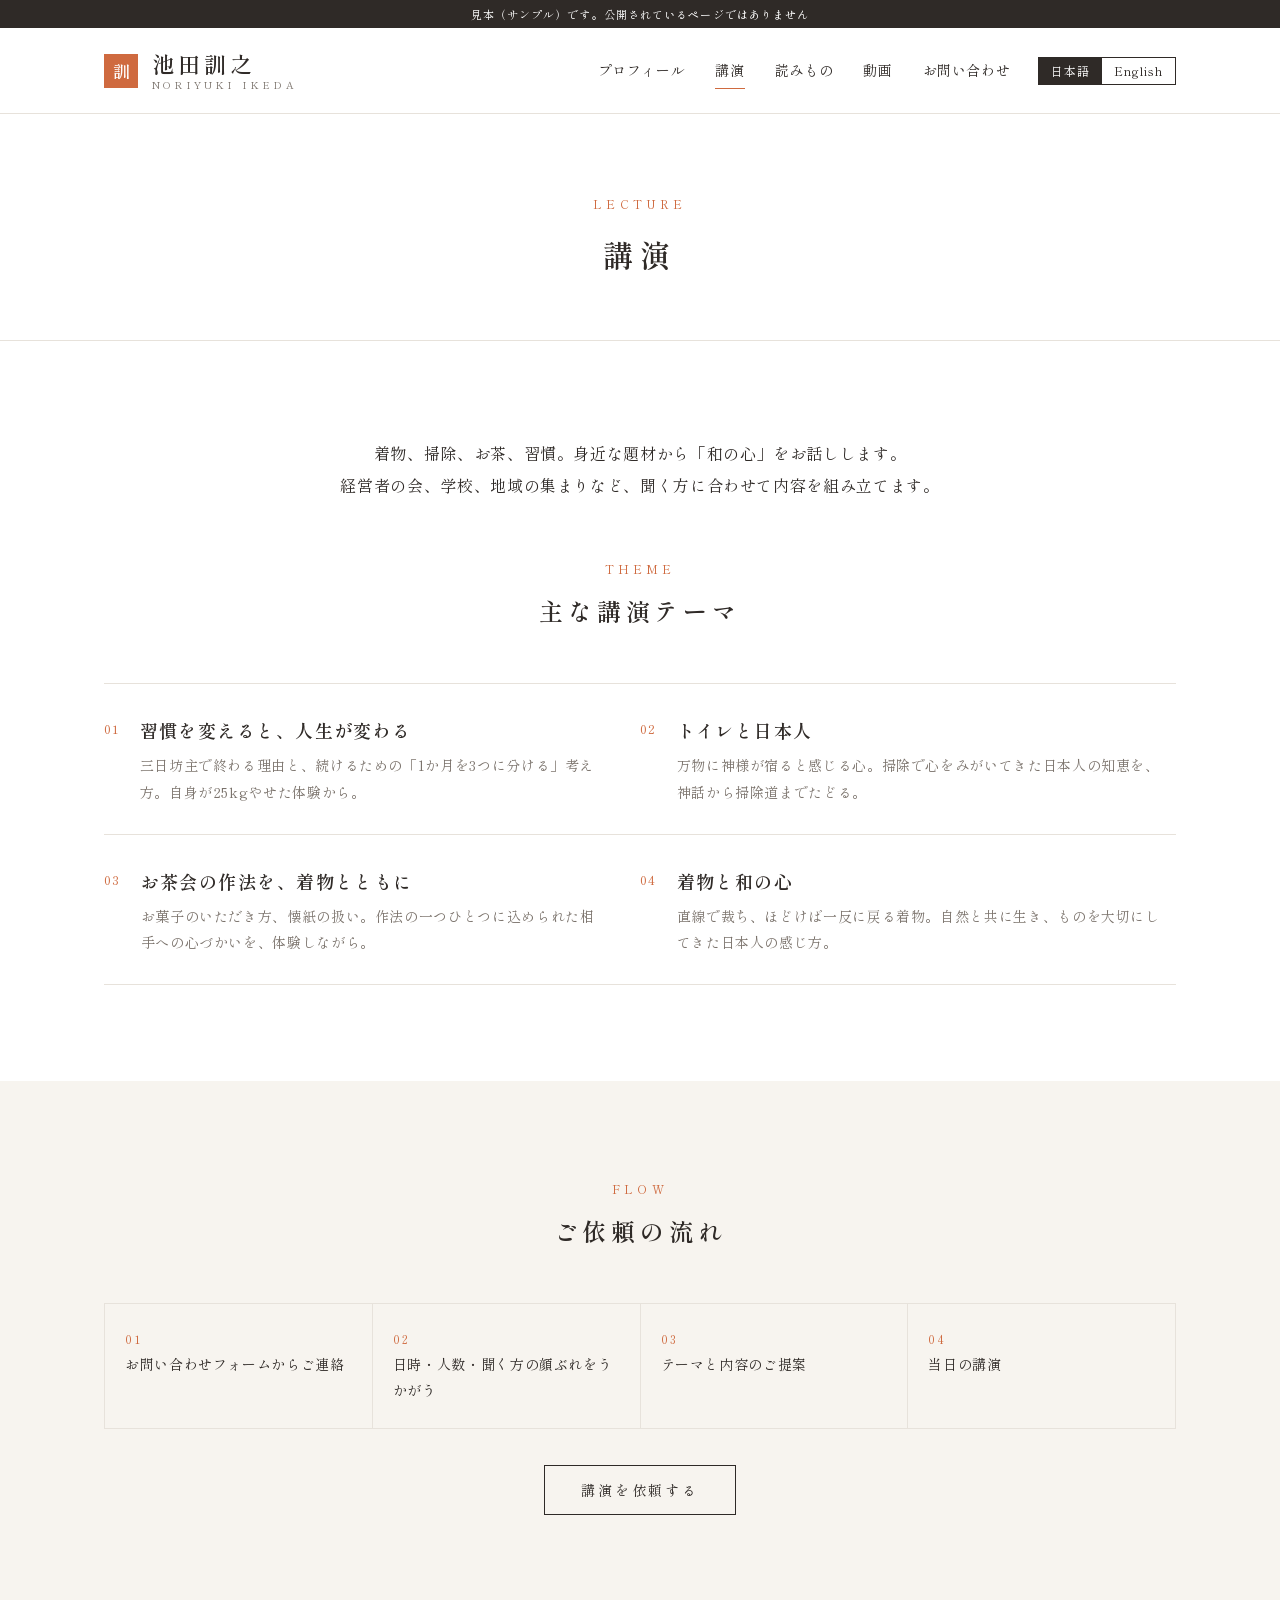
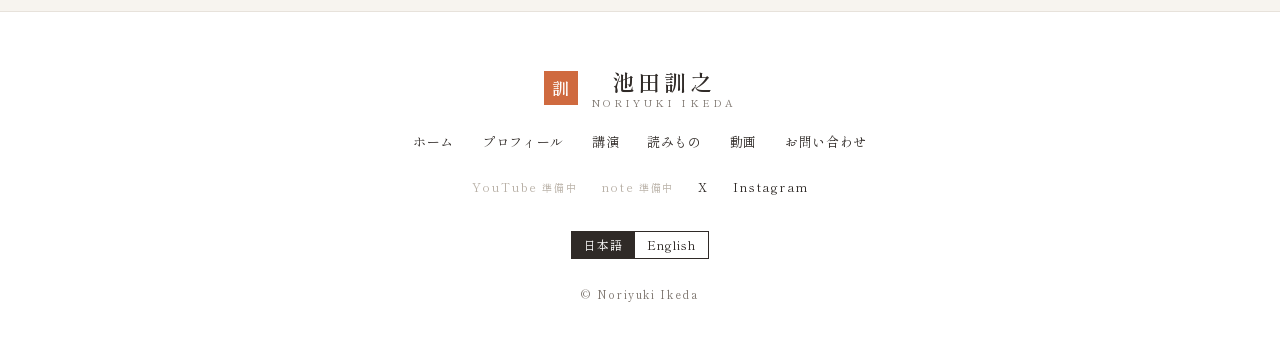
<file: kouen.html>
<!doctype html>
<html lang="ja"><head><meta charset="utf-8">
<meta name="viewport" content="width=device-width,initial-scale=1">
<meta name="robots" content="noindex,nofollow">
<title>講演｜池田訓之</title>
<meta name="description" content="池田訓之の講演テーマとご依頼の流れ。">
<link rel="alternate" hreflang="ja" href="https://ikeda-noriyuki.example/kouen.html"><link rel="alternate" hreflang="en" href="https://ikeda-noriyuki.example/en/kouen.html"><link rel="alternate" hreflang="x-default" href="https://ikeda-noriyuki.example/kouen.html">
<link rel="preconnect" href="https://fonts.googleapis.com"><link rel="preconnect" href="https://fonts.gstatic.com" crossorigin>
<link href="https://fonts.googleapis.com/css2?family=Shippori+Mincho:wght@400;600&display=swap" rel="stylesheet">
<link rel="stylesheet" href="style.css">
</head><body>
<div class="sample">見本（サンプル）です。公開されているページではありません</div>
<header class="site-header"><div class="in"><a class="brand" href="index.html"><span class="seal">訓</span><span class="brand-name">池田訓之<small>NORIYUKI IKEDA</small></span></a><div class="head-right"><nav class="gnav"><a href="profile.html">プロフィール</a><a href="kouen.html" class=on>講演</a><a href="yomimono.html">読みもの</a><a href="index.html#video">動画</a><a href="contact.html">お問い合わせ</a></nav><div class="lang-switch" aria-label="Language"><span class="on">日本語</span><a href="en/kouen.html" hreflang="en" lang="en">English</a></div></div></div></header>

<div class="page-head"><span class="en">Lecture</span><h1>講演</h1></div>
<section class="section"><div class="container">
  <p class="lead-text">着物、掃除、お茶、習慣。身近な題材から「和の心」をお話しします。<br>経営者の会、学校、地域の集まりなど、聞く方に合わせて内容を組み立てます。</p>
  <div class="sec-head"><span class="en">Theme</span><h2>主な講演テーマ</h2></div>
  <div class="themes"><div class="theme"><span class="no">01</span><div><h3>習慣を変えると、人生が変わる</h3><p>三日坊主で終わる理由と、続けるための「1か月を3つに分ける」考え方。自身が25kgやせた体験から。</p></div></div><div class="theme"><span class="no">02</span><div><h3>トイレと日本人</h3><p>万物に神様が宿ると感じる心。掃除で心をみがいてきた日本人の知恵を、神話から掃除道までたどる。</p></div></div><div class="theme"><span class="no">03</span><div><h3>お茶会の作法を、着物とともに</h3><p>お菓子のいただき方、懐紙の扱い。作法の一つひとつに込められた相手への心づかいを、体験しながら。</p></div></div><div class="theme"><span class="no">04</span><div><h3>着物と和の心</h3><p>直線で裁ち、ほどけば一反に戻る着物。自然と共に生き、ものを大切にしてきた日本人の感じ方。</p></div></div></div>
</div></section>
<section class="section wash"><div class="container">
  <div class="sec-head"><span class="en">Flow</span><h2>ご依頼の流れ</h2></div>
  <div class="flow">
    <div><b>01</b>お問い合わせフォームからご連絡</div>
    <div><b>02</b>日時・人数・聞く方の顔ぶれをうかがう</div>
    <div><b>03</b>テーマと内容のご提案</div>
    <div><b>04</b>当日の講演</div>
  </div>
  <div class="center"><a class="more" href="contact.html">講演を依頼する</a></div>
</div></section>
<footer class="site-footer"><div class="container"><a class="brand" href="index.html"><span class="seal">訓</span><span class="brand-name">池田訓之<small>NORIYUKI IKEDA</small></span></a>
<nav class="fnav"><a href="index.html">ホーム</a><a href="profile.html">プロフィール</a><a href="kouen.html">講演</a><a href="yomimono.html">読みもの</a><a href="index.html#video">動画</a><a href="contact.html">お問い合わせ</a></nav>
<div class="sns"><span title="準備中">YouTube<small>準備中</small></span><span title="準備中">note<small>準備中</small></span><a href="https://x.com/ni100121" target="_blank" rel="noopener">X</a><a href="https://www.instagram.com/wasoukan_noriyuki_ikeda/" target="_blank" rel="noopener">Instagram</a></div>
<div class="lang-switch" aria-label="Language"><span class="on">日本語</span><a href="en/kouen.html" hreflang="en" lang="en">English</a></div>
<div class="copy">© Noriyuki Ikeda</div></div></footer>
</body></html>
</file>
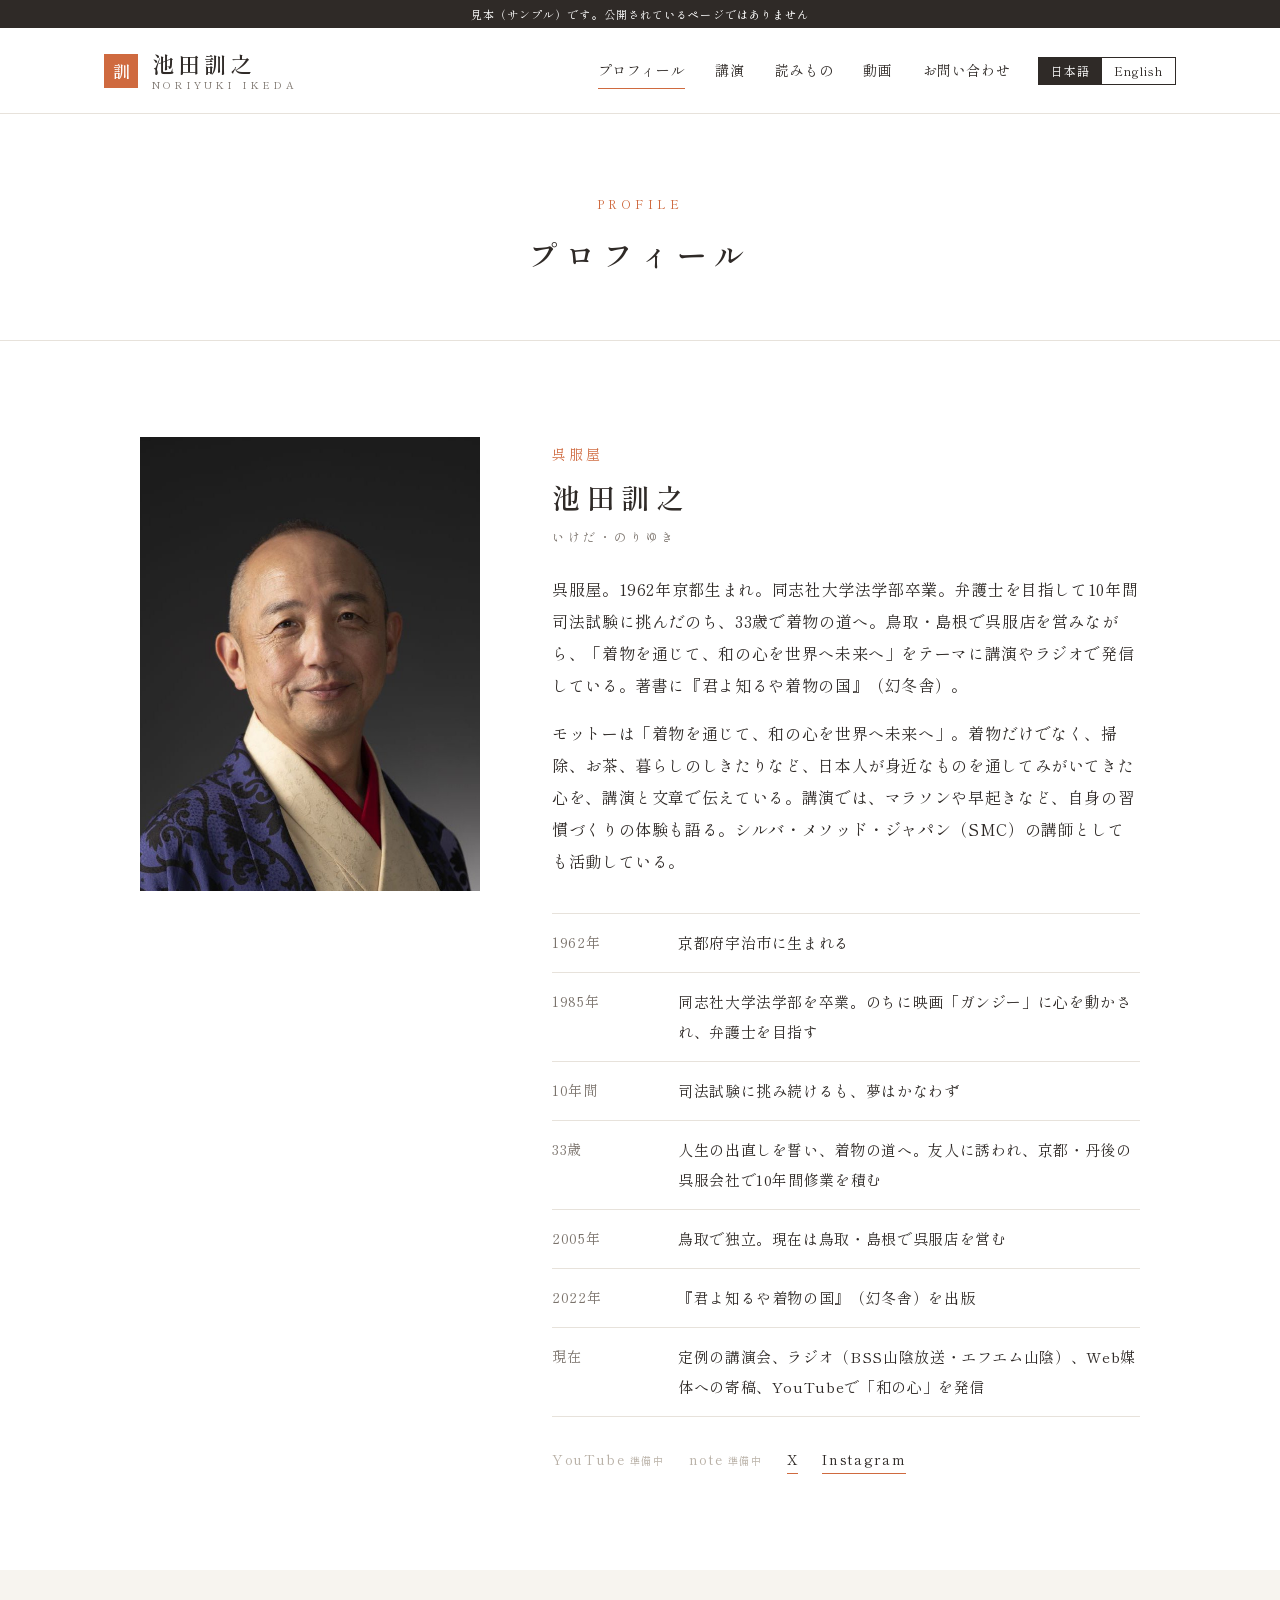
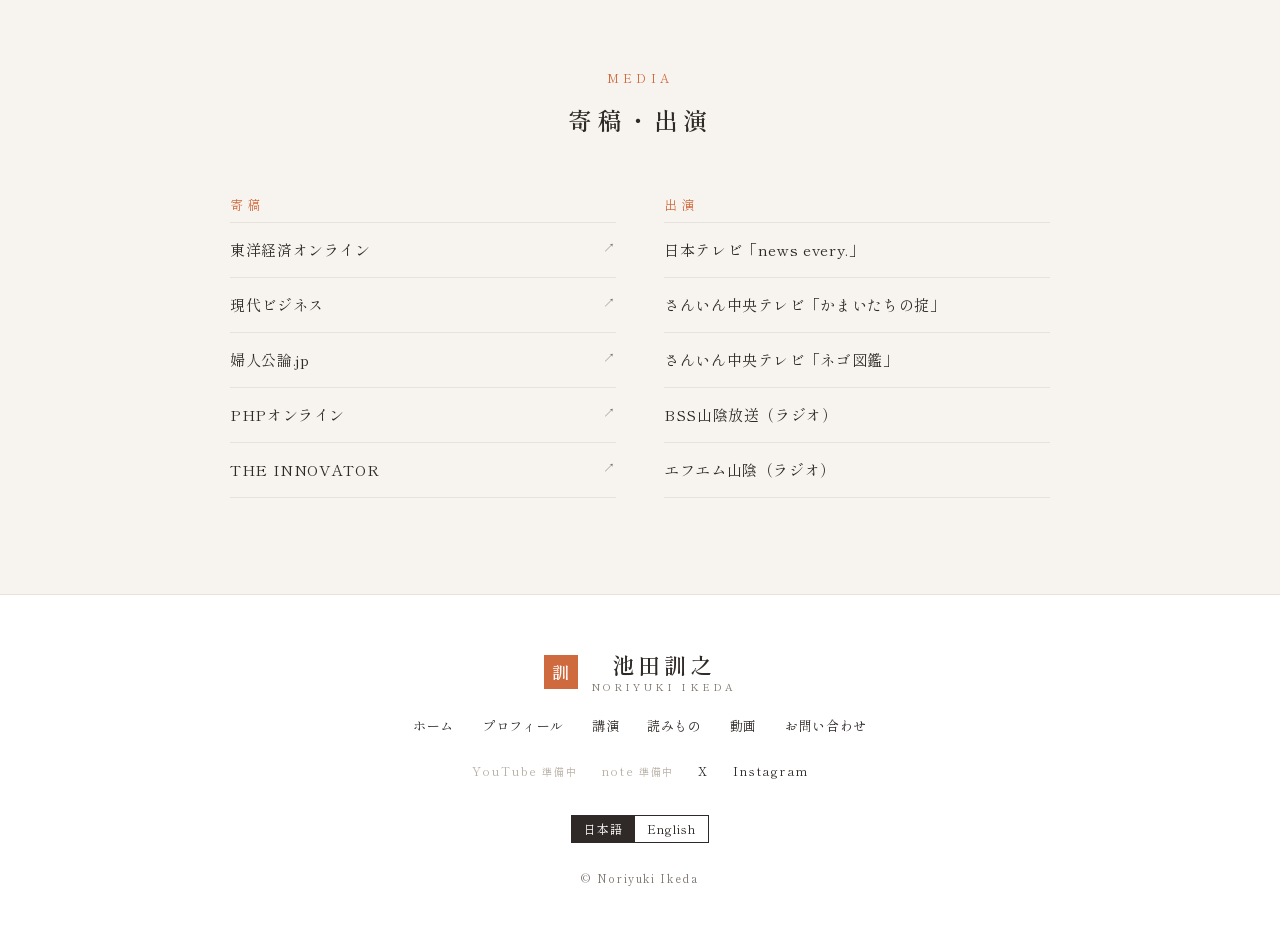
<file: profile.html>
<!doctype html>
<html lang="ja"><head><meta charset="utf-8">
<meta name="viewport" content="width=device-width,initial-scale=1">
<meta name="robots" content="noindex,nofollow">
<title>プロフィール｜池田訓之</title>
<meta name="description" content="呉服屋 池田訓之のプロフィール。">
<link rel="alternate" hreflang="ja" href="https://ikeda-noriyuki.example/profile.html"><link rel="alternate" hreflang="en" href="https://ikeda-noriyuki.example/en/profile.html"><link rel="alternate" hreflang="x-default" href="https://ikeda-noriyuki.example/profile.html">
<link rel="preconnect" href="https://fonts.googleapis.com"><link rel="preconnect" href="https://fonts.gstatic.com" crossorigin>
<link href="https://fonts.googleapis.com/css2?family=Shippori+Mincho:wght@400;600&display=swap" rel="stylesheet">
<link rel="stylesheet" href="style.css"><script type="application/ld+json">{"@context": "https://schema.org", "@graph": [{"@type": "Person", "@id": "https://ikeda-noriyuki.example/#person", "name": "池田訓之", "alternateName": "Noriyuki Ikeda", "jobTitle": "呉服屋", "birthDate": "1962", "birthPlace": "京都府", "alumniOf": "同志社大学", "description": "鳥取・島根で呉服店を営みながら、着物を通じて和の心を伝える講演・執筆を行う。", "url": "https://ikeda-noriyuki.example/", "image": "https://ikeda-noriyuki.example/img/ikeda.jpg", "sameAs": ["https://x.com/ni100121", "https://www.instagram.com/wasoukan_noriyuki_ikeda/", "https://toyokeizai.net/list/author/8533", "https://gendai.media/list/author/ikedanoriyuki", "https://fujinkoron.jp/list/author/%E6%B1%A0%E7%94%B0%E8%A8%93%E4%B9%8B", "https://shuchi.php.co.jp/author/1341.html", "https://the-innovator.jp/interviewees/ikeda_noriyuki/"]}, {"@type": "ProfilePage", "mainEntity": {"@id": "https://ikeda-noriyuki.example/#person"}}]}</script>
</head><body>
<div class="sample">見本（サンプル）です。公開されているページではありません</div>
<header class="site-header"><div class="in"><a class="brand" href="index.html"><span class="seal">訓</span><span class="brand-name">池田訓之<small>NORIYUKI IKEDA</small></span></a><div class="head-right"><nav class="gnav"><a href="profile.html" class=on>プロフィール</a><a href="kouen.html">講演</a><a href="yomimono.html">読みもの</a><a href="index.html#video">動画</a><a href="contact.html">お問い合わせ</a></nav><div class="lang-switch" aria-label="Language"><span class="on">日本語</span><a href="en/profile.html" hreflang="en" lang="en">English</a></div></div></div></header>

<div class="page-head"><span class="en">Profile</span><h1>プロフィール</h1></div>
<section class="section"><div class="container"><div class="prof">
  <div class="hero-photo"><img src="img/ikeda.jpg" alt="池田訓之" width="720" height="900"></div>
  <div>
    <span class="role">呉服屋</span>
    <h2>池田訓之</h2><div class="yomi">いけだ・のりゆき</div>
    <p>呉服屋。1962年京都生まれ。同志社大学法学部卒業。弁護士を目指して10年間司法試験に挑んだのち、33歳で着物の道へ。鳥取・島根で呉服店を営みながら、「着物を通じて、和の心を世界へ未来へ」をテーマに講演やラジオで発信している。著書に『君よ知るや着物の国』（幻冬舎）。</p>
    <p>モットーは「着物を通じて、和の心を世界へ未来へ」。着物だけでなく、掃除、お茶、暮らしのしきたりなど、日本人が身近なものを通してみがいてきた心を、講演と文章で伝えている。講演では、マラソンや早起きなど、自身の習慣づくりの体験も語る。シルバ・メソッド・ジャパン（SMC）の講師としても活動している。</p>
    <div class="timeline"><div><span class="y">1962年</span><span>京都府宇治市に生まれる</span></div><div><span class="y">1985年</span><span>同志社大学法学部を卒業。のちに映画「ガンジー」に心を動かされ、弁護士を目指す</span></div><div><span class="y">10年間</span><span>司法試験に挑み続けるも、夢はかなわず</span></div><div><span class="y">33歳</span><span>人生の出直しを誓い、着物の道へ。友人に誘われ、京都・丹後の呉服会社で10年間修業を積む</span></div><div><span class="y">2005年</span><span>鳥取で独立。現在は鳥取・島根で呉服店を営む</span></div><div><span class="y">2022年</span><span>『君よ知るや着物の国』（幻冬舎）を出版</span></div><div><span class="y">現在</span><span>定例の講演会、ラジオ（BSS山陰放送・エフエム山陰）、Web媒体への寄稿、YouTubeで「和の心」を発信</span></div></div>
    <div class="prof-links"><span title="準備中">YouTube<small>準備中</small></span><span title="準備中">note<small>準備中</small></span><a href="https://x.com/ni100121" target="_blank" rel="noopener">X</a><a href="https://www.instagram.com/wasoukan_noriyuki_ikeda/" target="_blank" rel="noopener">Instagram</a></div>
  </div>
</div></div></section>
<section class="section wash"><div class="container">
  <div class="sec-head"><span class="en">Media</span><h2>寄稿・出演</h2></div>
  <div class="media"><div><h3>寄稿</h3><ul><li><a href="https://toyokeizai.net/list/author/8533" target="_blank" rel="noopener">東洋経済オンライン</a></li><li><a href="https://gendai.media/list/author/ikedanoriyuki" target="_blank" rel="noopener">現代ビジネス</a></li><li><a href="https://fujinkoron.jp/list/author/%E6%B1%A0%E7%94%B0%E8%A8%93%E4%B9%8B" target="_blank" rel="noopener">婦人公論.jp</a></li><li><a href="https://shuchi.php.co.jp/author/1341.html" target="_blank" rel="noopener">PHPオンライン</a></li><li><a href="https://the-innovator.jp/interviewees/ikeda_noriyuki/" target="_blank" rel="noopener">THE INNOVATOR</a></li></ul></div><div><h3>出演</h3><ul><li>日本テレビ「news every.」</li><li>さんいん中央テレビ「かまいたちの掟」</li><li>さんいん中央テレビ「ネゴ図鑑」</li><li>BSS山陰放送（ラジオ）</li><li>エフエム山陰（ラジオ）</li></ul></div></div>
</div></section>
<footer class="site-footer"><div class="container"><a class="brand" href="index.html"><span class="seal">訓</span><span class="brand-name">池田訓之<small>NORIYUKI IKEDA</small></span></a>
<nav class="fnav"><a href="index.html">ホーム</a><a href="profile.html">プロフィール</a><a href="kouen.html">講演</a><a href="yomimono.html">読みもの</a><a href="index.html#video">動画</a><a href="contact.html">お問い合わせ</a></nav>
<div class="sns"><span title="準備中">YouTube<small>準備中</small></span><span title="準備中">note<small>準備中</small></span><a href="https://x.com/ni100121" target="_blank" rel="noopener">X</a><a href="https://www.instagram.com/wasoukan_noriyuki_ikeda/" target="_blank" rel="noopener">Instagram</a></div>
<div class="lang-switch" aria-label="Language"><span class="on">日本語</span><a href="en/profile.html" hreflang="en" lang="en">English</a></div>
<div class="copy">© Noriyuki Ikeda</div></div></footer>
</body></html>
</file>
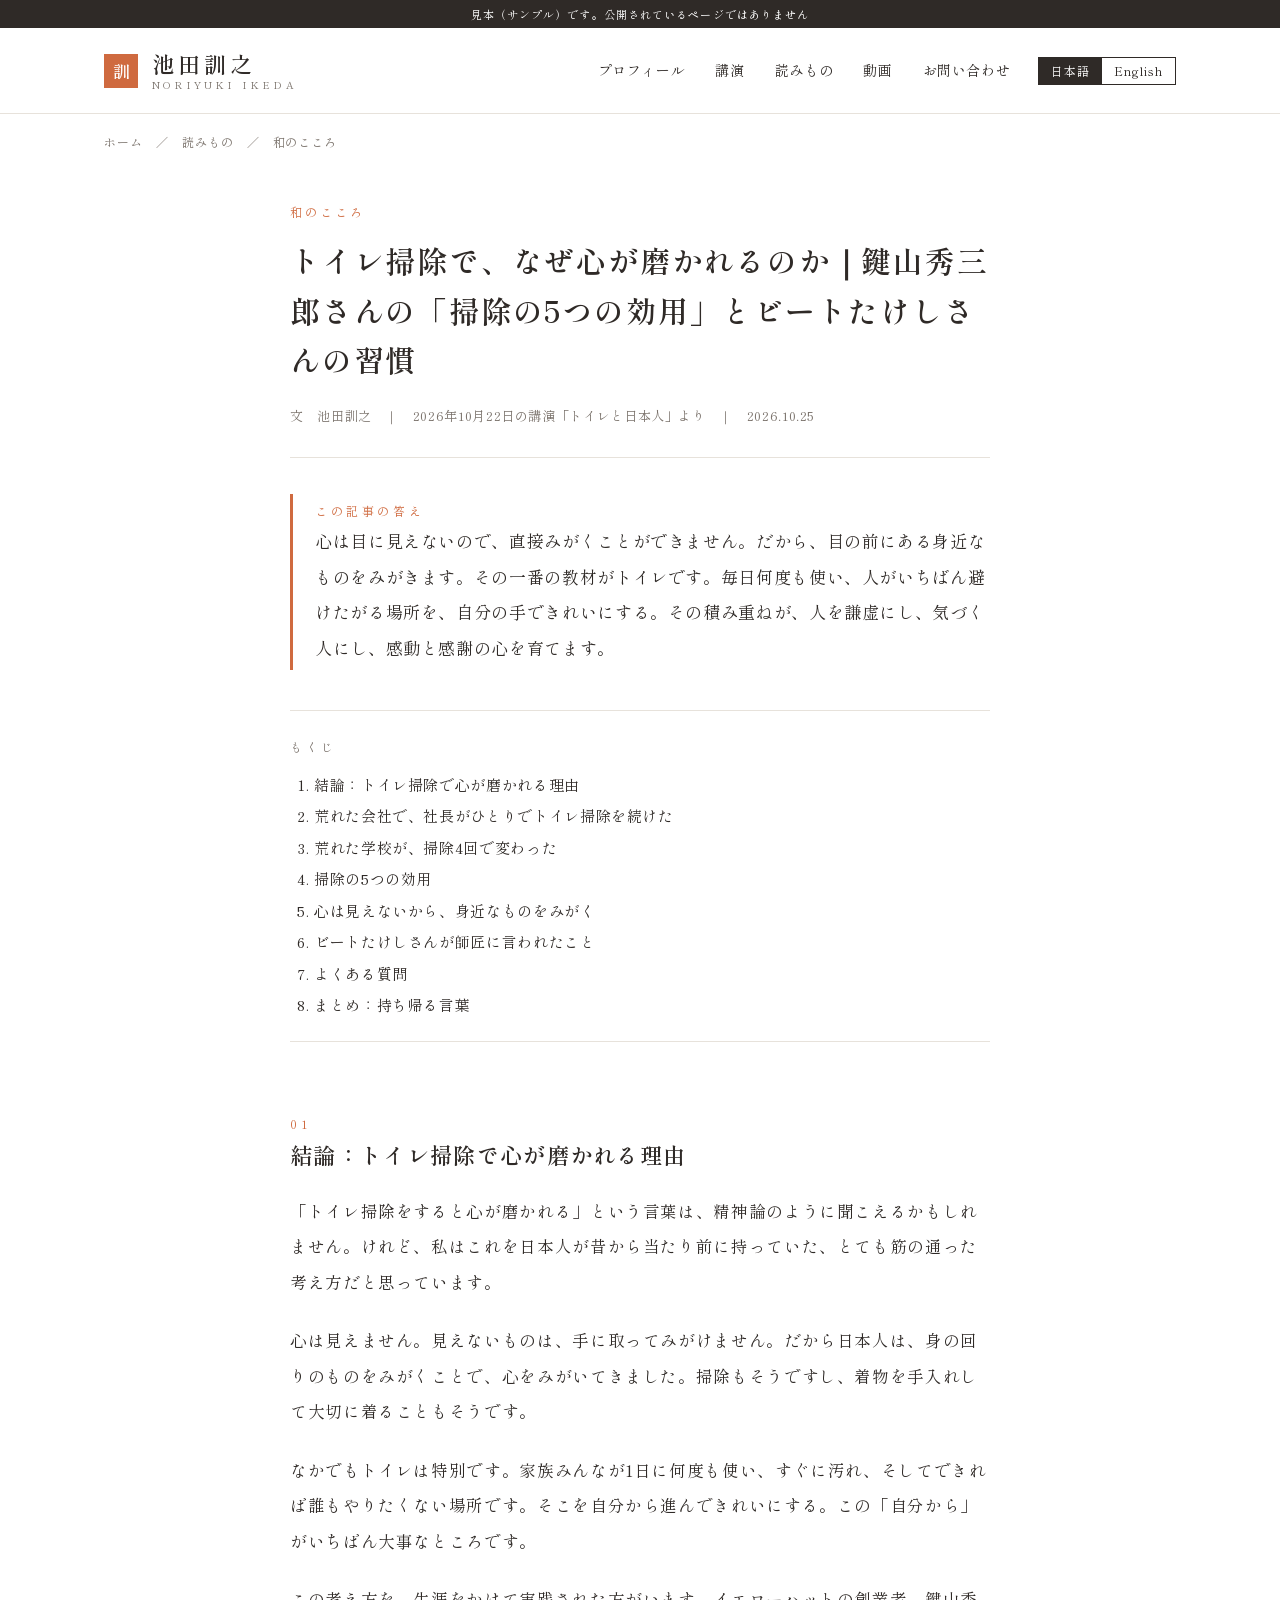
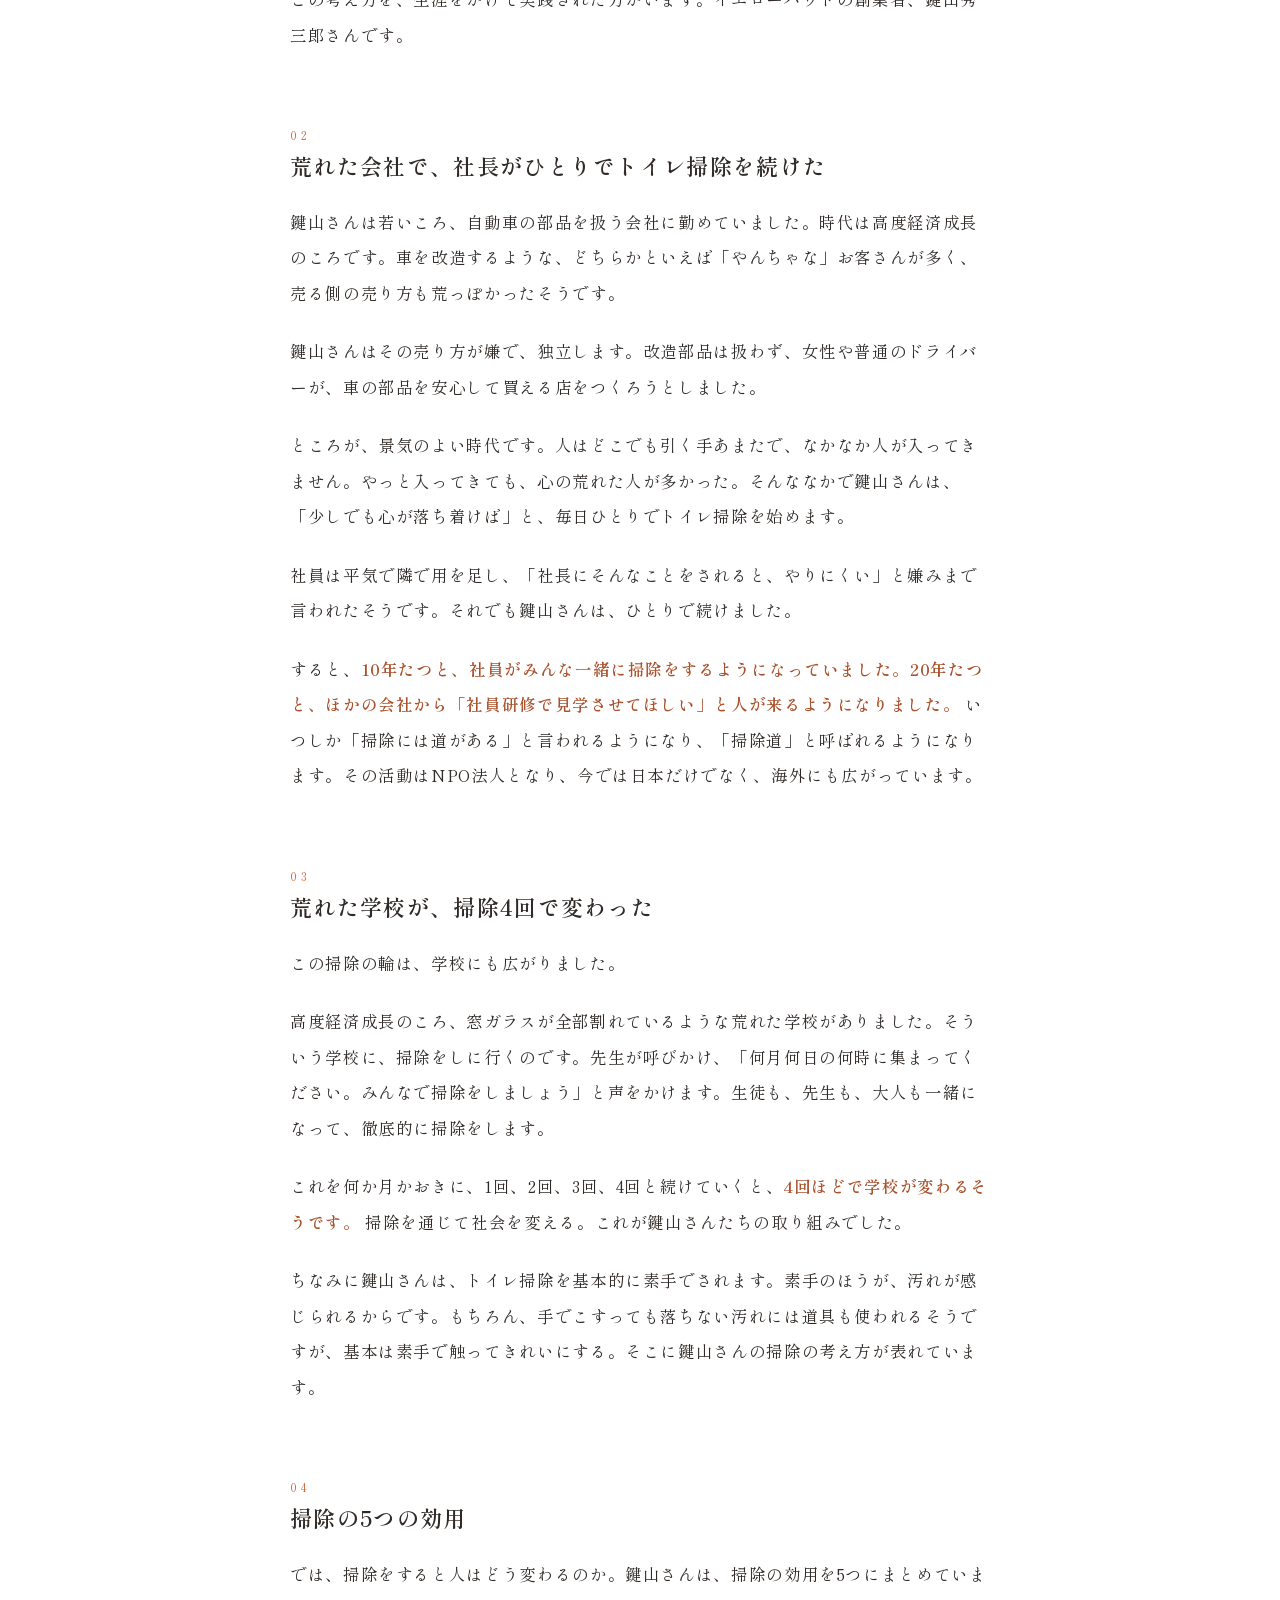
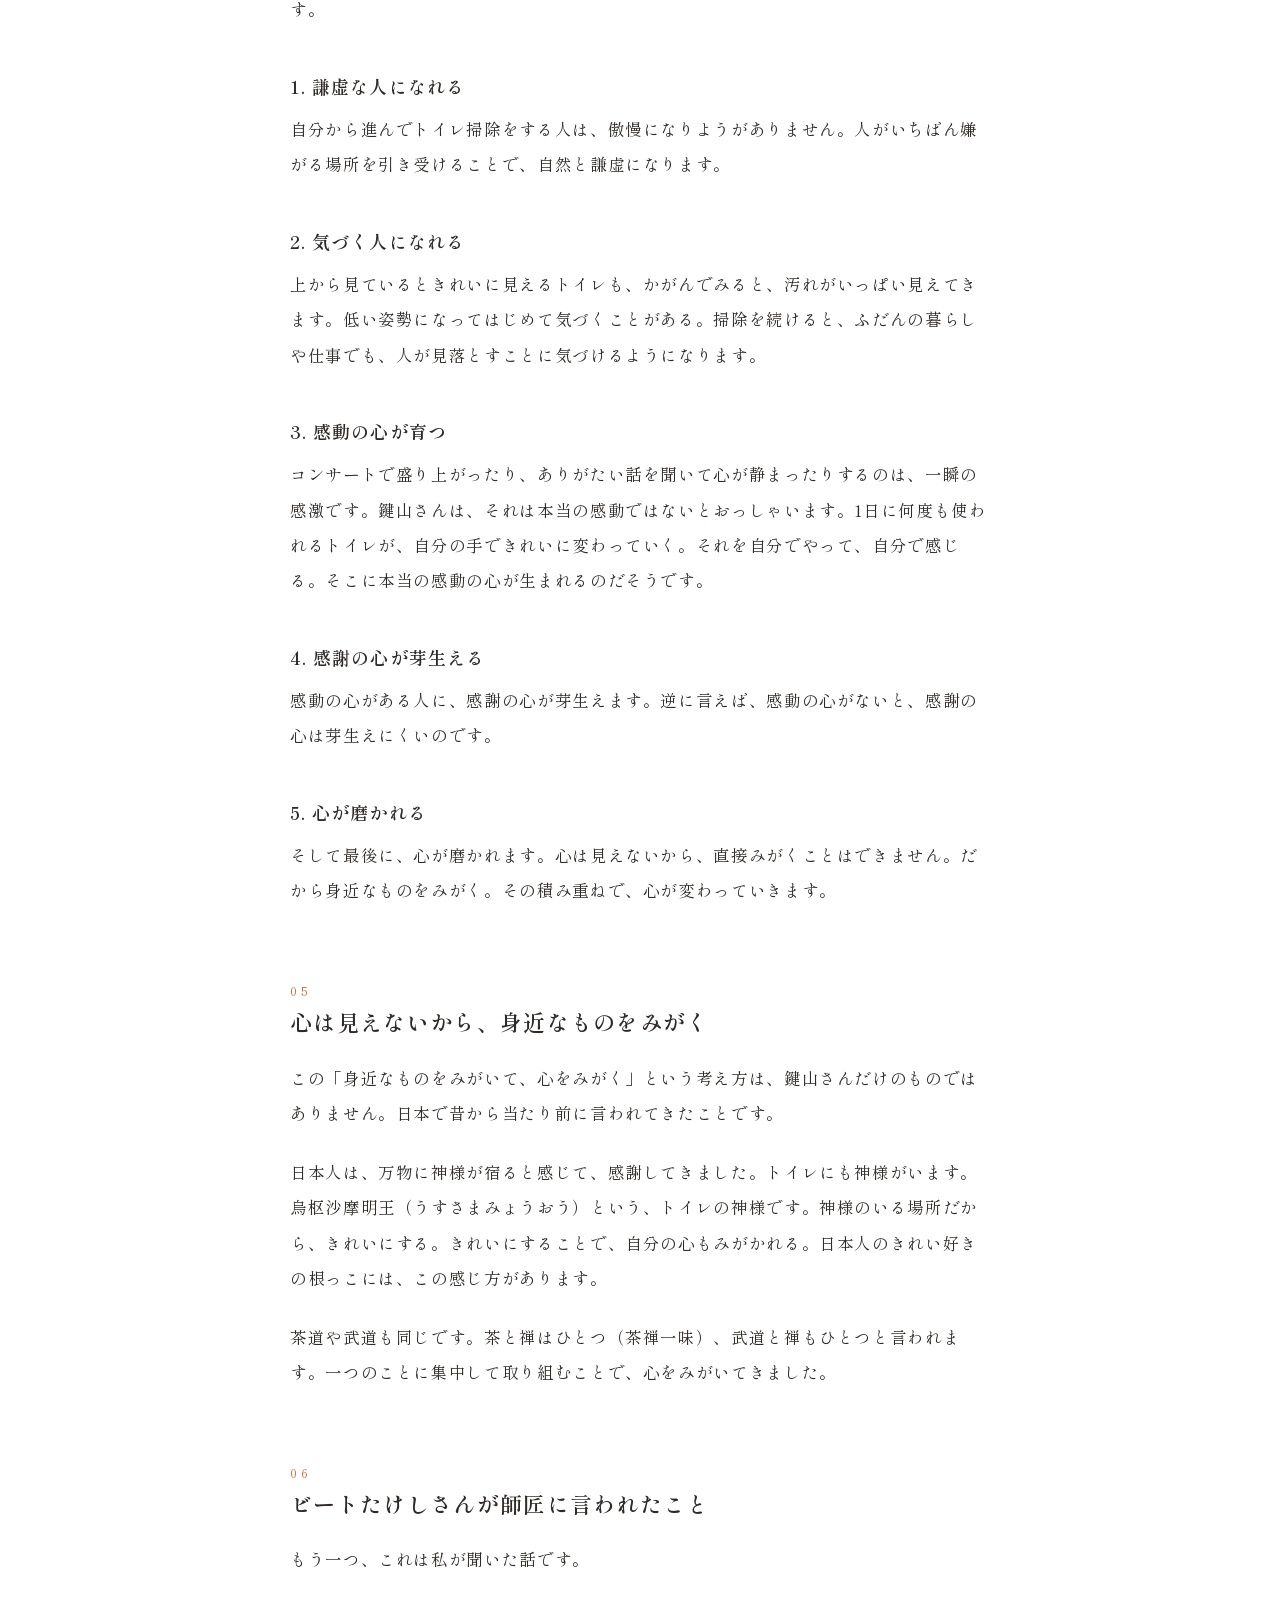
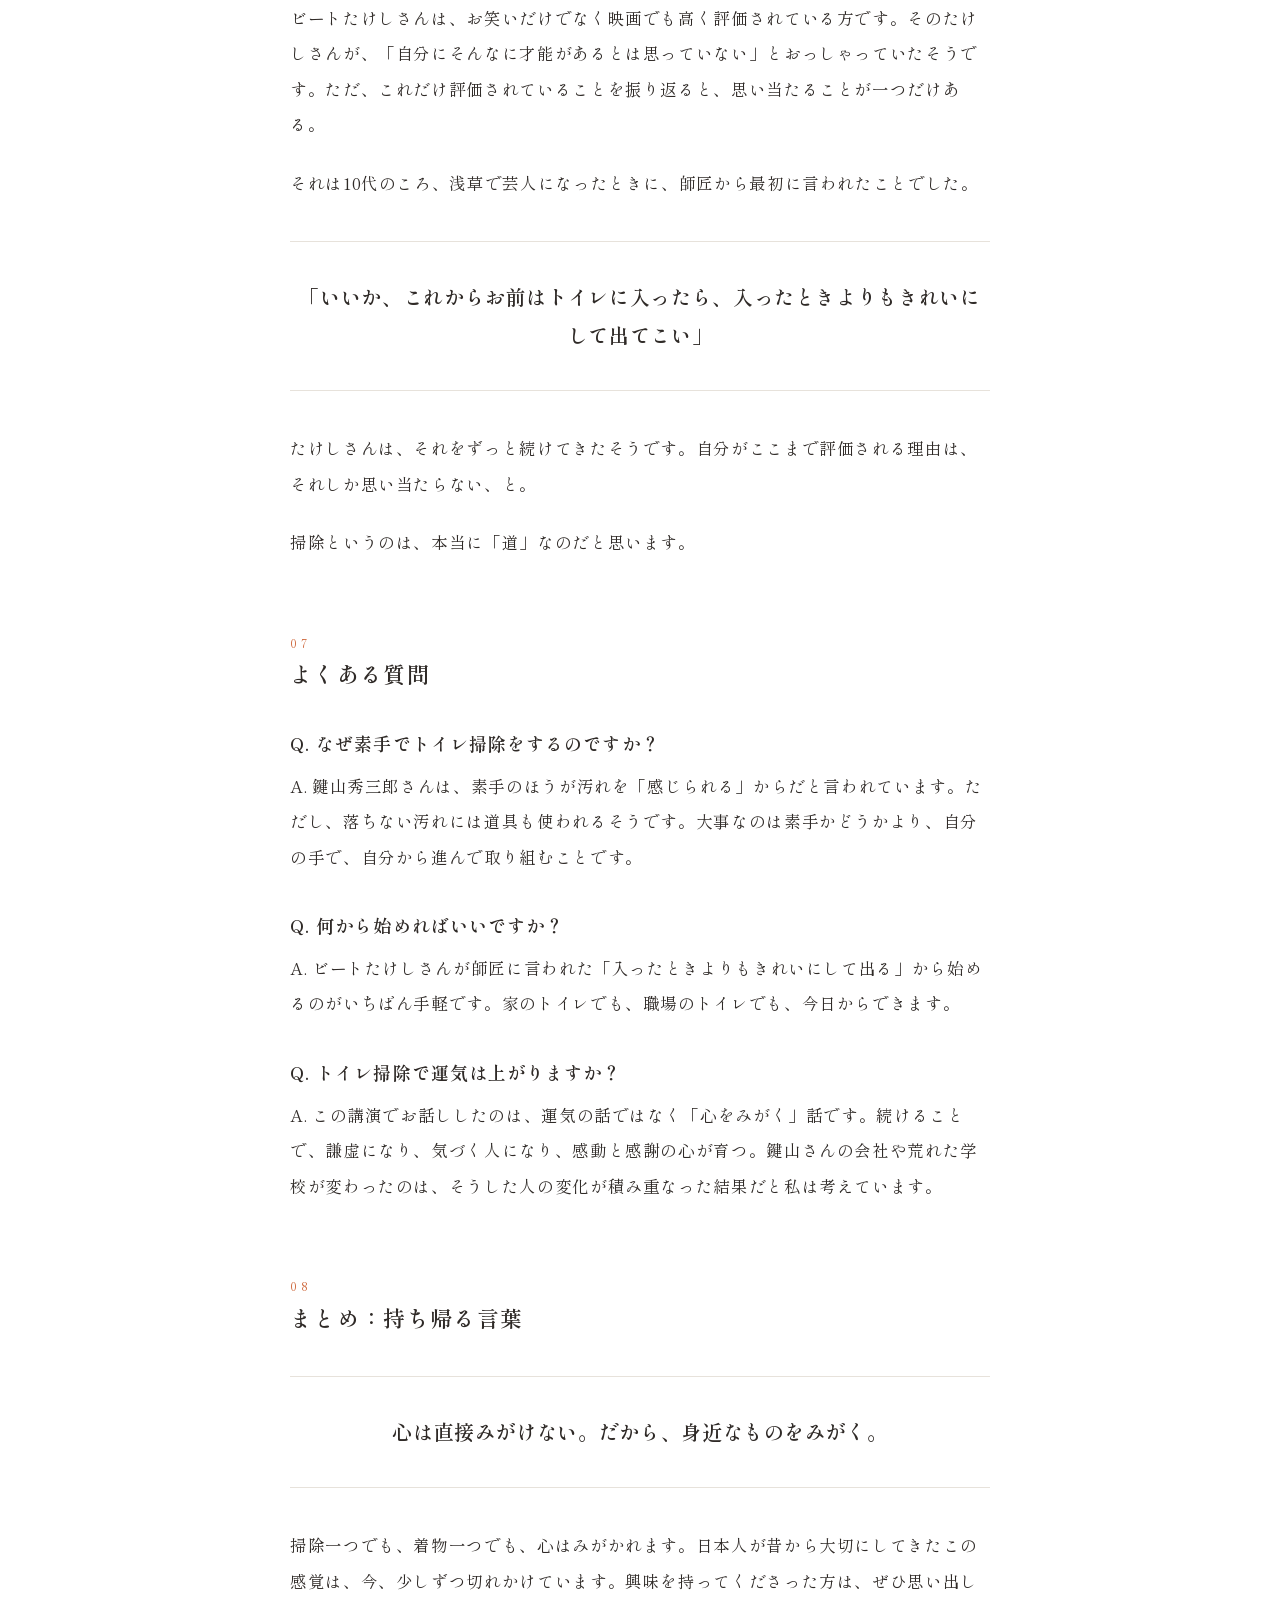
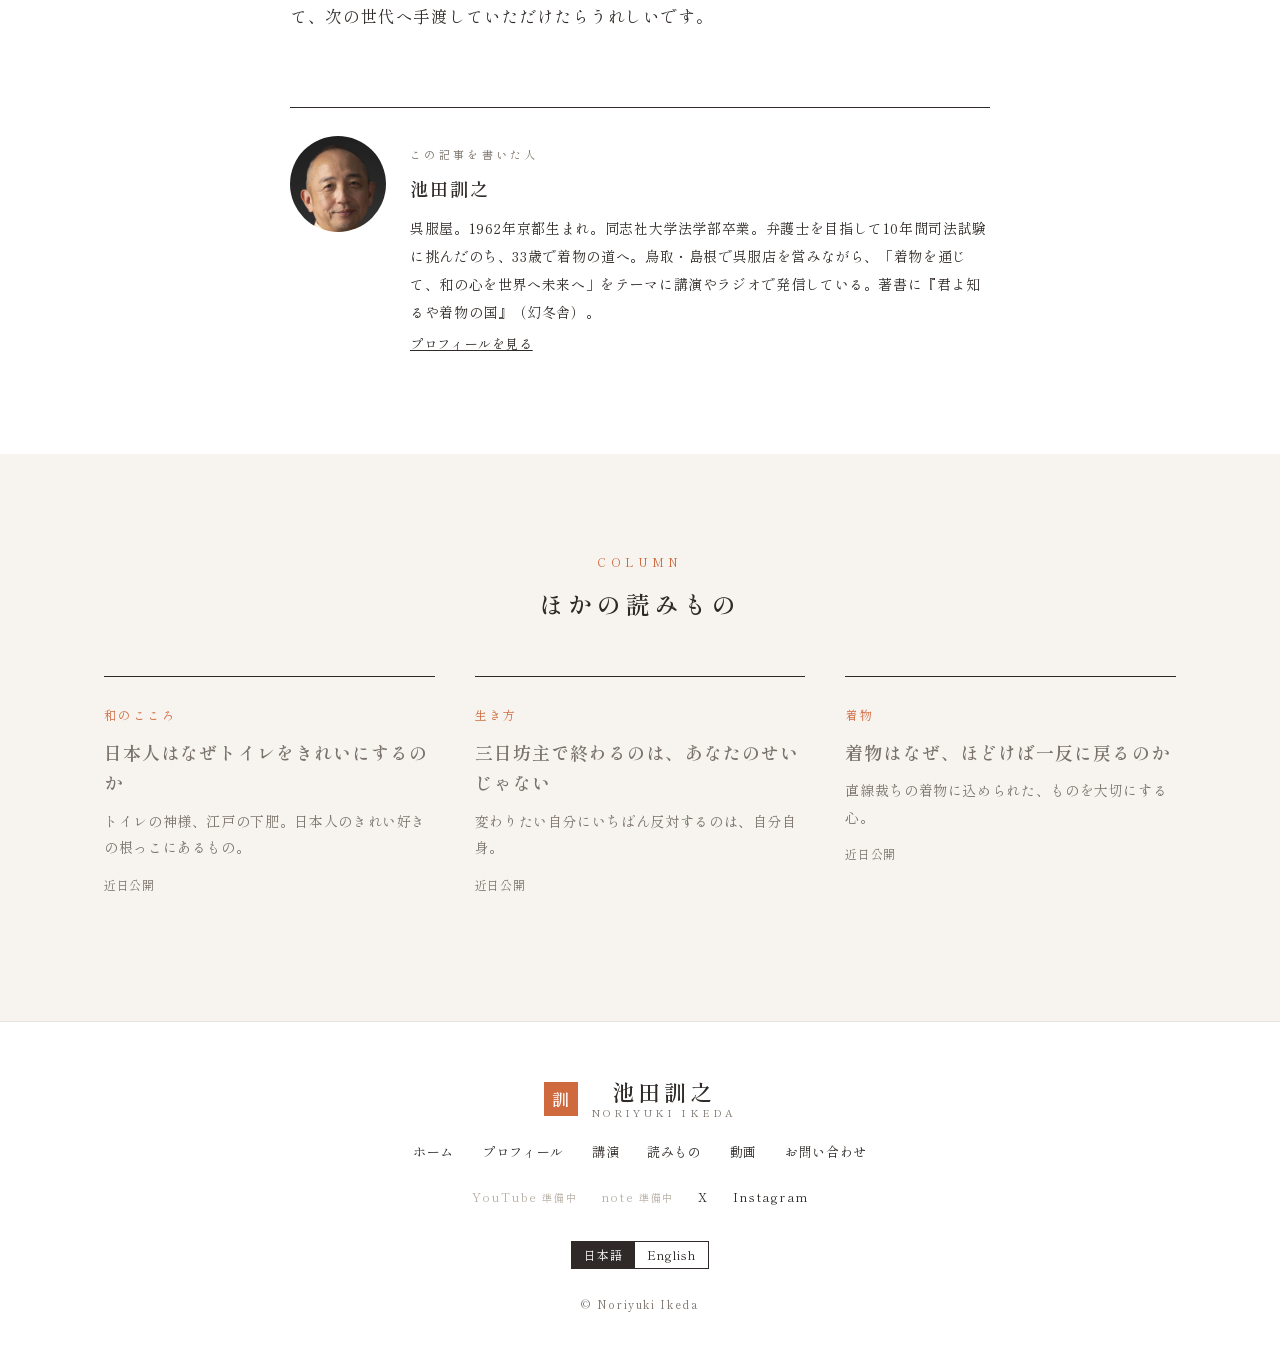
<file: toilet-souji.html>
<!doctype html>
<html lang="ja"><head><meta charset="utf-8">
<meta name="viewport" content="width=device-width,initial-scale=1">
<meta name="robots" content="noindex,nofollow">
<title>トイレ掃除で、なぜ心が磨かれるのか｜鍵山秀三郎さんの「掃除の5つの効用」とビートたけしさんの習慣｜池田訓之</title>
<meta name="description" content="心は直接みがけない。だから身近なものをみがく。イエローハット創業者・鍵山秀三郎さんの掃除道と「掃除の5つの効用」、ビートたけしさんが師匠に言われたことを、講演から紹介します。">
<link rel="alternate" hreflang="ja" href="https://ikeda-noriyuki.example/toilet-souji.html"><link rel="alternate" hreflang="en" href="https://ikeda-noriyuki.example/en/toilet-souji.html"><link rel="alternate" hreflang="x-default" href="https://ikeda-noriyuki.example/toilet-souji.html">
<link rel="preconnect" href="https://fonts.googleapis.com"><link rel="preconnect" href="https://fonts.gstatic.com" crossorigin>
<link href="https://fonts.googleapis.com/css2?family=Shippori+Mincho:wght@400;600&display=swap" rel="stylesheet">
<link rel="stylesheet" href="style.css"><script type="application/ld+json">{"@context": "https://schema.org", "@graph": [{"@type": "Person", "@id": "https://ikeda-noriyuki.example/#person", "name": "池田訓之", "alternateName": "Noriyuki Ikeda", "jobTitle": "呉服屋", "birthDate": "1962", "birthPlace": "京都府", "alumniOf": "同志社大学", "description": "鳥取・島根で呉服店を営みながら、着物を通じて和の心を伝える講演・執筆を行う。", "url": "https://ikeda-noriyuki.example/", "image": "https://ikeda-noriyuki.example/img/ikeda.jpg", "sameAs": ["https://x.com/ni100121", "https://www.instagram.com/wasoukan_noriyuki_ikeda/", "https://toyokeizai.net/list/author/8533", "https://gendai.media/list/author/ikedanoriyuki", "https://fujinkoron.jp/list/author/%E6%B1%A0%E7%94%B0%E8%A8%93%E4%B9%8B", "https://shuchi.php.co.jp/author/1341.html", "https://the-innovator.jp/interviewees/ikeda_noriyuki/"]}, {"@type": "Article", "headline": "トイレ掃除で、なぜ心が磨かれるのか｜鍵山秀三郎さんの「掃除の5つの効用」とビートたけしさんの習慣", "datePublished": "2026-10-25", "inLanguage": "ja", "author": {"@id": "https://ikeda-noriyuki.example/#person"}, "mainEntityOfPage": "https://ikeda-noriyuki.example/toilet-souji.html", "about": ["トイレ掃除", "掃除道", "鍵山秀三郎"]}, {"@type": "FAQPage", "mainEntity": [{"@type": "Question", "name": "なぜ素手でトイレ掃除をするのですか？", "acceptedAnswer": {"@type": "Answer", "text": "鍵山秀三郎さんは、素手のほうが汚れを「感じられる」からだと言われています。ただし、落ちない汚れには道具も使われるそうです。大事なのは素手かどうかより、自分の手で、自分から進んで取り組むことです。"}}, {"@type": "Question", "name": "何から始めればいいですか？", "acceptedAnswer": {"@type": "Answer", "text": "ビートたけしさんが師匠に言われた「入ったときよりもきれいにして出る」から始めるのがいちばん手軽です。家のトイレでも、職場のトイレでも、今日からできます。"}}, {"@type": "Question", "name": "トイレ掃除で運気は上がりますか？", "acceptedAnswer": {"@type": "Answer", "text": "この講演でお話ししたのは、運気の話ではなく「心をみがく」話です。続けることで、謙虚になり、気づく人になり、感動と感謝の心が育つ。鍵山さんの会社や荒れた学校が変わったのは、そうした人の変化が積み重なった結果だと私は考えています。"}}]}]}</script>
</head><body>
<div class="sample">見本（サンプル）です。公開されているページではありません</div>
<header class="site-header"><div class="in"><a class="brand" href="index.html"><span class="seal">訓</span><span class="brand-name">池田訓之<small>NORIYUKI IKEDA</small></span></a><div class="head-right"><nav class="gnav"><a href="profile.html">プロフィール</a><a href="kouen.html">講演</a><a href="yomimono.html">読みもの</a><a href="index.html#video">動画</a><a href="contact.html">お問い合わせ</a></nav><div class="lang-switch" aria-label="Language"><span class="on">日本語</span><a href="en/toilet-souji.html" hreflang="en" lang="en">English</a></div></div></div></header>

<div class="container"><div class="crumb"><a href="index.html">ホーム</a>　／　<a href="yomimono.html">読みもの</a>　／　和のこころ</div></div>
<div class="container"><article class="article">
  <span class="cat">和のこころ</span>
  <h1>トイレ掃除で、なぜ心が磨かれるのか｜鍵山秀三郎さんの「掃除の5つの効用」とビートたけしさんの習慣</h1>
  <div class="meta">文　池田訓之　｜　2026年10月22日の講演「トイレと日本人」より　｜　2026.10.25</div>
  <div class="answer"><b>この記事の答え</b>心は目に見えないので、直接みがくことができません。だから、目の前にある身近なものをみがきます。その一番の教材がトイレです。毎日何度も使い、人がいちばん避けたがる場所を、自分の手できれいにする。その積み重ねが、人を謙虚にし、気づく人にし、感動と感謝の心を育てます。</div>
  <nav class="toc"><b>もくじ</b><ol><li><a href="#s1">結論：トイレ掃除で心が磨かれる理由</a></li><li><a href="#s2">荒れた会社で、社長がひとりでトイレ掃除を続けた</a></li><li><a href="#s3">荒れた学校が、掃除4回で変わった</a></li><li><a href="#s4">掃除の5つの効用</a></li><li><a href="#s5">心は見えないから、身近なものをみがく</a></li><li><a href="#s6">ビートたけしさんが師匠に言われたこと</a></li><li><a href="#s7">よくある質問</a></li><li><a href="#s8">まとめ：持ち帰る言葉</a></li></ol></nav>
  <div class="body"><h2 id="s1"><span class="num">01</span>結論：トイレ掃除で心が磨かれる理由</h2><p>「トイレ掃除をすると心が磨かれる」という言葉は、精神論のように聞こえるかもしれません。けれど、私はこれを日本人が昔から当たり前に持っていた、とても筋の通った考え方だと思っています。</p><p>心は見えません。見えないものは、手に取ってみがけません。だから日本人は、身の回りのものをみがくことで、心をみがいてきました。掃除もそうですし、着物を手入れして大切に着ることもそうです。</p><p>なかでもトイレは特別です。家族みんなが1日に何度も使い、すぐに汚れ、そしてできれば誰もやりたくない場所です。そこを自分から進んできれいにする。この「自分から」がいちばん大事なところです。</p><p>この考え方を、生涯をかけて実践された方がいます。イエローハットの創業者、鍵山秀三郎さんです。</p><h2 id="s2"><span class="num">02</span>荒れた会社で、社長がひとりでトイレ掃除を続けた</h2><p>鍵山さんは若いころ、自動車の部品を扱う会社に勤めていました。時代は高度経済成長のころです。車を改造するような、どちらかといえば「やんちゃな」お客さんが多く、売る側の売り方も荒っぽかったそうです。</p><p>鍵山さんはその売り方が嫌で、独立します。改造部品は扱わず、女性や普通のドライバーが、車の部品を安心して買える店をつくろうとしました。</p><p>ところが、景気のよい時代です。人はどこでも引く手あまたで、なかなか人が入ってきません。やっと入ってきても、心の荒れた人が多かった。そんななかで鍵山さんは、「少しでも心が落ち着けば」と、毎日ひとりでトイレ掃除を始めます。</p><p>社員は平気で隣で用を足し、「社長にそんなことをされると、やりにくい」と嫌みまで言われたそうです。それでも鍵山さんは、ひとりで続けました。</p><p>すると、<strong>10年たつと、社員がみんな一緒に掃除をするようになっていました。20年たつと、ほかの会社から「社員研修で見学させてほしい」と人が来るようになりました。</strong> いつしか「掃除には道がある」と言われるようになり、「掃除道」と呼ばれるようになります。その活動はNPO法人となり、今では日本だけでなく、海外にも広がっています。</p><h2 id="s3"><span class="num">03</span>荒れた学校が、掃除4回で変わった</h2><p>この掃除の輪は、学校にも広がりました。</p><p>高度経済成長のころ、窓ガラスが全部割れているような荒れた学校がありました。そういう学校に、掃除をしに行くのです。先生が呼びかけ、「何月何日の何時に集まってください。みんなで掃除をしましょう」と声をかけます。生徒も、先生も、大人も一緒になって、徹底的に掃除をします。</p><p>これを何か月かおきに、1回、2回、3回、4回と続けていくと、<strong>4回ほどで学校が変わるそうです。</strong> 掃除を通じて社会を変える。これが鍵山さんたちの取り組みでした。</p><p>ちなみに鍵山さんは、トイレ掃除を基本的に素手でされます。素手のほうが、汚れが感じられるからです。もちろん、手でこすっても落ちない汚れには道具も使われるそうですが、基本は素手で触ってきれいにする。そこに鍵山さんの掃除の考え方が表れています。</p><h2 id="s4"><span class="num">04</span>掃除の5つの効用</h2><p>では、掃除をすると人はどう変わるのか。鍵山さんは、掃除の効用を5つにまとめています。</p><h3>1. 謙虚な人になれる</h3><p>自分から進んでトイレ掃除をする人は、傲慢になりようがありません。人がいちばん嫌がる場所を引き受けることで、自然と謙虚になります。</p><h3>2. 気づく人になれる</h3><p>上から見ているときれいに見えるトイレも、かがんでみると、汚れがいっぱい見えてきます。低い姿勢になってはじめて気づくことがある。掃除を続けると、ふだんの暮らしや仕事でも、人が見落とすことに気づけるようになります。</p><h3>3. 感動の心が育つ</h3><p>コンサートで盛り上がったり、ありがたい話を聞いて心が静まったりするのは、一瞬の感激です。鍵山さんは、それは本当の感動ではないとおっしゃいます。1日に何度も使われるトイレが、自分の手できれいに変わっていく。それを自分でやって、自分で感じる。そこに本当の感動の心が生まれるのだそうです。</p><h3>4. 感謝の心が芽生える</h3><p>感動の心がある人に、感謝の心が芽生えます。逆に言えば、感動の心がないと、感謝の心は芽生えにくいのです。</p><h3>5. 心が磨かれる</h3><p>そして最後に、心が磨かれます。心は見えないから、直接みがくことはできません。だから身近なものをみがく。その積み重ねで、心が変わっていきます。</p><h2 id="s5"><span class="num">05</span>心は見えないから、身近なものをみがく</h2><p>この「身近なものをみがいて、心をみがく」という考え方は、鍵山さんだけのものではありません。日本で昔から当たり前に言われてきたことです。</p><p>日本人は、万物に神様が宿ると感じて、感謝してきました。トイレにも神様がいます。烏枢沙摩明王（うすさまみょうおう）という、トイレの神様です。神様のいる場所だから、きれいにする。きれいにすることで、自分の心もみがかれる。日本人のきれい好きの根っこには、この感じ方があります。</p><p>茶道や武道も同じです。茶と禅はひとつ（茶禅一味）、武道と禅もひとつと言われます。一つのことに集中して取り組むことで、心をみがいてきました。</p><h2 id="s6"><span class="num">06</span>ビートたけしさんが師匠に言われたこと</h2><p>もう一つ、これは私が聞いた話です。</p><p>ビートたけしさんは、お笑いだけでなく映画でも高く評価されている方です。そのたけしさんが、「自分にそんなに才能があるとは思っていない」とおっしゃっていたそうです。ただ、これだけ評価されていることを振り返ると、思い当たることが一つだけある。</p><p>それは10代のころ、浅草で芸人になったときに、師匠から最初に言われたことでした。</p><p class="quote"><strong>「いいか、これからお前はトイレに入ったら、入ったときよりもきれいにして出てこい」</strong></p><p>たけしさんは、それをずっと続けてきたそうです。自分がここまで評価される理由は、それしか思い当たらない、と。</p><p>掃除というのは、本当に「道」なのだと思います。</p><h2 id="s7"><span class="num">07</span>よくある質問</h2><h3 class="q">Q. なぜ素手でトイレ掃除をするのですか？</h3><p class="a">A. 鍵山秀三郎さんは、素手のほうが汚れを「感じられる」からだと言われています。ただし、落ちない汚れには道具も使われるそうです。大事なのは素手かどうかより、自分の手で、自分から進んで取り組むことです。</p><h3 class="q">Q. 何から始めればいいですか？</h3><p class="a">A. ビートたけしさんが師匠に言われた「入ったときよりもきれいにして出る」から始めるのがいちばん手軽です。家のトイレでも、職場のトイレでも、今日からできます。</p><h3 class="q">Q. トイレ掃除で運気は上がりますか？</h3><p class="a">A. この講演でお話ししたのは、運気の話ではなく「心をみがく」話です。続けることで、謙虚になり、気づく人になり、感動と感謝の心が育つ。鍵山さんの会社や荒れた学校が変わったのは、そうした人の変化が積み重なった結果だと私は考えています。</p><h2 id="s8"><span class="num">08</span>まとめ：持ち帰る言葉</h2><p class="quote"><strong>心は直接みがけない。だから、身近なものをみがく。</strong></p><p>掃除一つでも、着物一つでも、心はみがかれます。日本人が昔から大切にしてきたこの感覚は、今、少しずつ切れかけています。興味を持ってくださった方は、ぜひ思い出して、次の世代へ手渡していただけたらうれしいです。</p></div>
  <div class="author"><img class="ph" src="img/ikeda-face.jpg" alt="池田訓之" width="96" height="96"><div>
    <span class="label">この記事を書いた人</span><h3>池田訓之</h3><p>呉服屋。1962年京都生まれ。同志社大学法学部卒業。弁護士を目指して10年間司法試験に挑んだのち、33歳で着物の道へ。鳥取・島根で呉服店を営みながら、「着物を通じて、和の心を世界へ未来へ」をテーマに講演やラジオで発信している。著書に『君よ知るや着物の国』（幻冬舎）。</p>
    <a href="profile.html">プロフィールを見る</a></div></div>
</article></div>
<section class="section wash"><div class="container">
  <div class="sec-head"><span class="en">Column</span><h2>ほかの読みもの</h2></div>
  <div class="posts"><div class="post soon"><span class="cat">和のこころ</span><h3>日本人はなぜトイレをきれいにするのか</h3><p>トイレの神様、江戸の下肥。日本人のきれい好きの根っこにあるもの。</p><span class="date">近日公開</span></div><div class="post soon"><span class="cat">生き方</span><h3>三日坊主で終わるのは、あなたのせいじゃない</h3><p>変わりたい自分にいちばん反対するのは、自分自身。</p><span class="date">近日公開</span></div><div class="post soon"><span class="cat">着物</span><h3>着物はなぜ、ほどけば一反に戻るのか</h3><p>直線裁ちの着物に込められた、ものを大切にする心。</p><span class="date">近日公開</span></div></div>
</div></section>
<footer class="site-footer"><div class="container"><a class="brand" href="index.html"><span class="seal">訓</span><span class="brand-name">池田訓之<small>NORIYUKI IKEDA</small></span></a>
<nav class="fnav"><a href="index.html">ホーム</a><a href="profile.html">プロフィール</a><a href="kouen.html">講演</a><a href="yomimono.html">読みもの</a><a href="index.html#video">動画</a><a href="contact.html">お問い合わせ</a></nav>
<div class="sns"><span title="準備中">YouTube<small>準備中</small></span><span title="準備中">note<small>準備中</small></span><a href="https://x.com/ni100121" target="_blank" rel="noopener">X</a><a href="https://www.instagram.com/wasoukan_noriyuki_ikeda/" target="_blank" rel="noopener">Instagram</a></div>
<div class="lang-switch" aria-label="Language"><span class="on">日本語</span><a href="en/toilet-souji.html" hreflang="en" lang="en">English</a></div>
<div class="copy">© Noriyuki Ikeda</div></div></footer>
</body></html>
</file>
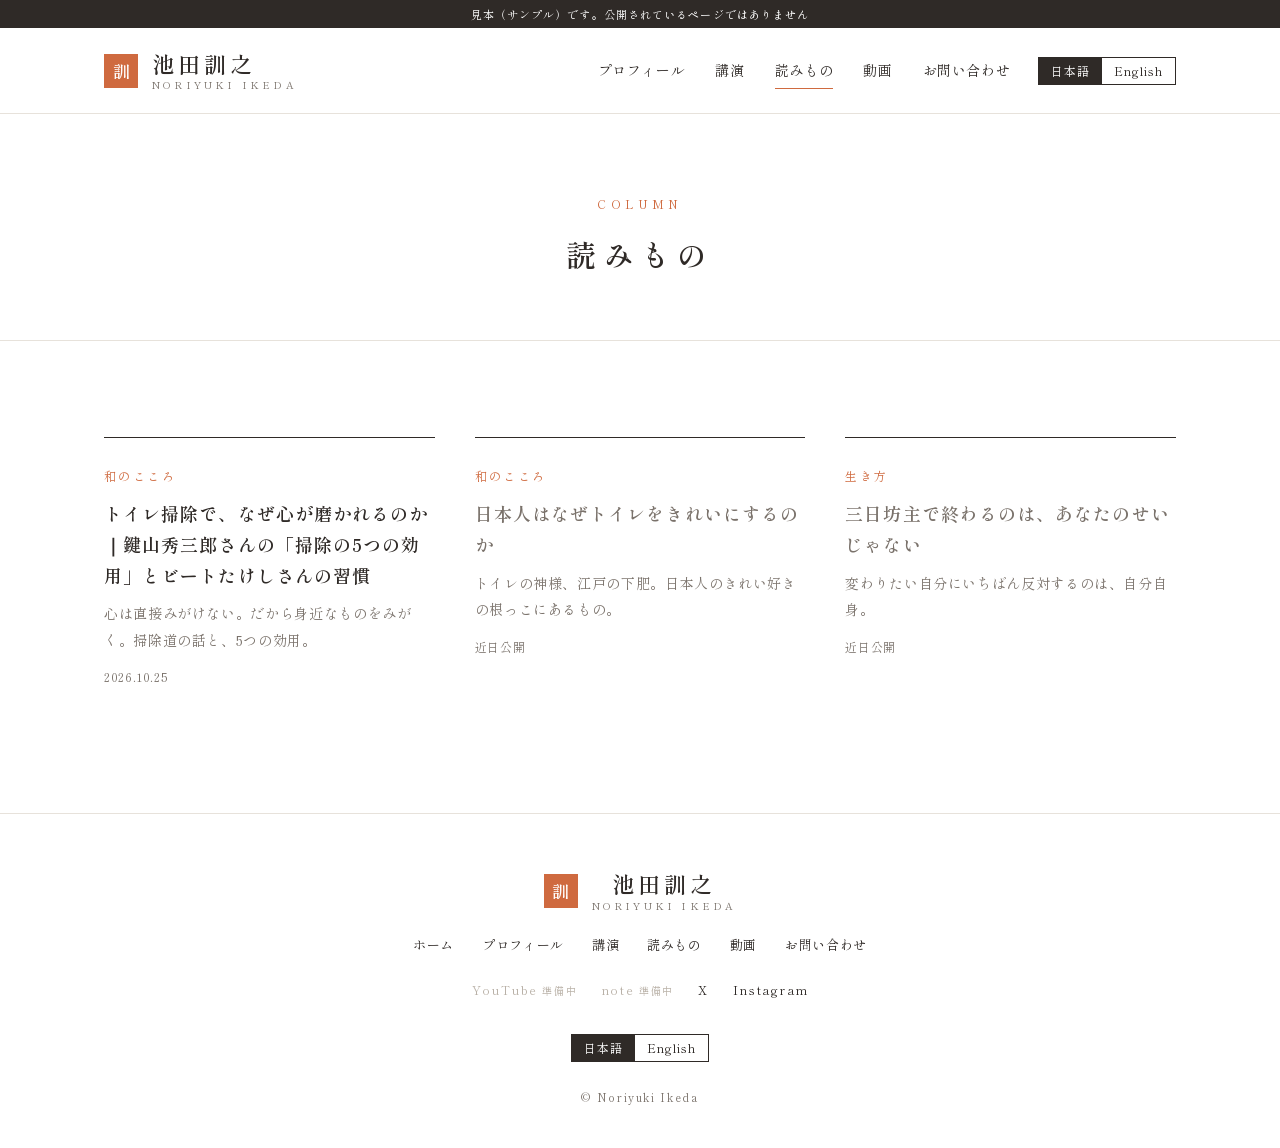
<file: yomimono.html>
<!doctype html>
<html lang="ja"><head><meta charset="utf-8">
<meta name="viewport" content="width=device-width,initial-scale=1">
<meta name="robots" content="noindex,nofollow">
<title>読みもの｜池田訓之</title>
<meta name="description" content="池田訓之の読みもの一覧。">
<link rel="alternate" hreflang="ja" href="https://ikeda-noriyuki.example/yomimono.html"><link rel="alternate" hreflang="en" href="https://ikeda-noriyuki.example/en/yomimono.html"><link rel="alternate" hreflang="x-default" href="https://ikeda-noriyuki.example/yomimono.html">
<link rel="preconnect" href="https://fonts.googleapis.com"><link rel="preconnect" href="https://fonts.gstatic.com" crossorigin>
<link href="https://fonts.googleapis.com/css2?family=Shippori+Mincho:wght@400;600&display=swap" rel="stylesheet">
<link rel="stylesheet" href="style.css">
</head><body>
<div class="sample">見本（サンプル）です。公開されているページではありません</div>
<header class="site-header"><div class="in"><a class="brand" href="index.html"><span class="seal">訓</span><span class="brand-name">池田訓之<small>NORIYUKI IKEDA</small></span></a><div class="head-right"><nav class="gnav"><a href="profile.html">プロフィール</a><a href="kouen.html">講演</a><a href="yomimono.html" class=on>読みもの</a><a href="index.html#video">動画</a><a href="contact.html">お問い合わせ</a></nav><div class="lang-switch" aria-label="Language"><span class="on">日本語</span><a href="en/yomimono.html" hreflang="en" lang="en">English</a></div></div></div></header>

<div class="page-head"><span class="en">Column</span><h1>読みもの</h1></div>
<section class="section"><div class="container"><div class="posts"><a class="post" href="toilet-souji.html"><span class="cat">和のこころ</span><h3>トイレ掃除で、なぜ心が磨かれるのか｜鍵山秀三郎さんの「掃除の5つの効用」とビートたけしさんの習慣</h3><p>心は直接みがけない。だから身近なものをみがく。掃除道の話と、5つの効用。</p><span class="date">2026.10.25</span></a><div class="post soon"><span class="cat">和のこころ</span><h3>日本人はなぜトイレをきれいにするのか</h3><p>トイレの神様、江戸の下肥。日本人のきれい好きの根っこにあるもの。</p><span class="date">近日公開</span></div><div class="post soon"><span class="cat">生き方</span><h3>三日坊主で終わるのは、あなたのせいじゃない</h3><p>変わりたい自分にいちばん反対するのは、自分自身。</p><span class="date">近日公開</span></div></div></div></section>
<footer class="site-footer"><div class="container"><a class="brand" href="index.html"><span class="seal">訓</span><span class="brand-name">池田訓之<small>NORIYUKI IKEDA</small></span></a>
<nav class="fnav"><a href="index.html">ホーム</a><a href="profile.html">プロフィール</a><a href="kouen.html">講演</a><a href="yomimono.html">読みもの</a><a href="index.html#video">動画</a><a href="contact.html">お問い合わせ</a></nav>
<div class="sns"><span title="準備中">YouTube<small>準備中</small></span><span title="準備中">note<small>準備中</small></span><a href="https://x.com/ni100121" target="_blank" rel="noopener">X</a><a href="https://www.instagram.com/wasoukan_noriyuki_ikeda/" target="_blank" rel="noopener">Instagram</a></div>
<div class="lang-switch" aria-label="Language"><span class="on">日本語</span><a href="en/yomimono.html" hreflang="en" lang="en">English</a></div>
<div class="copy">© Noriyuki Ikeda</div></div></footer>
</body></html>
</file>
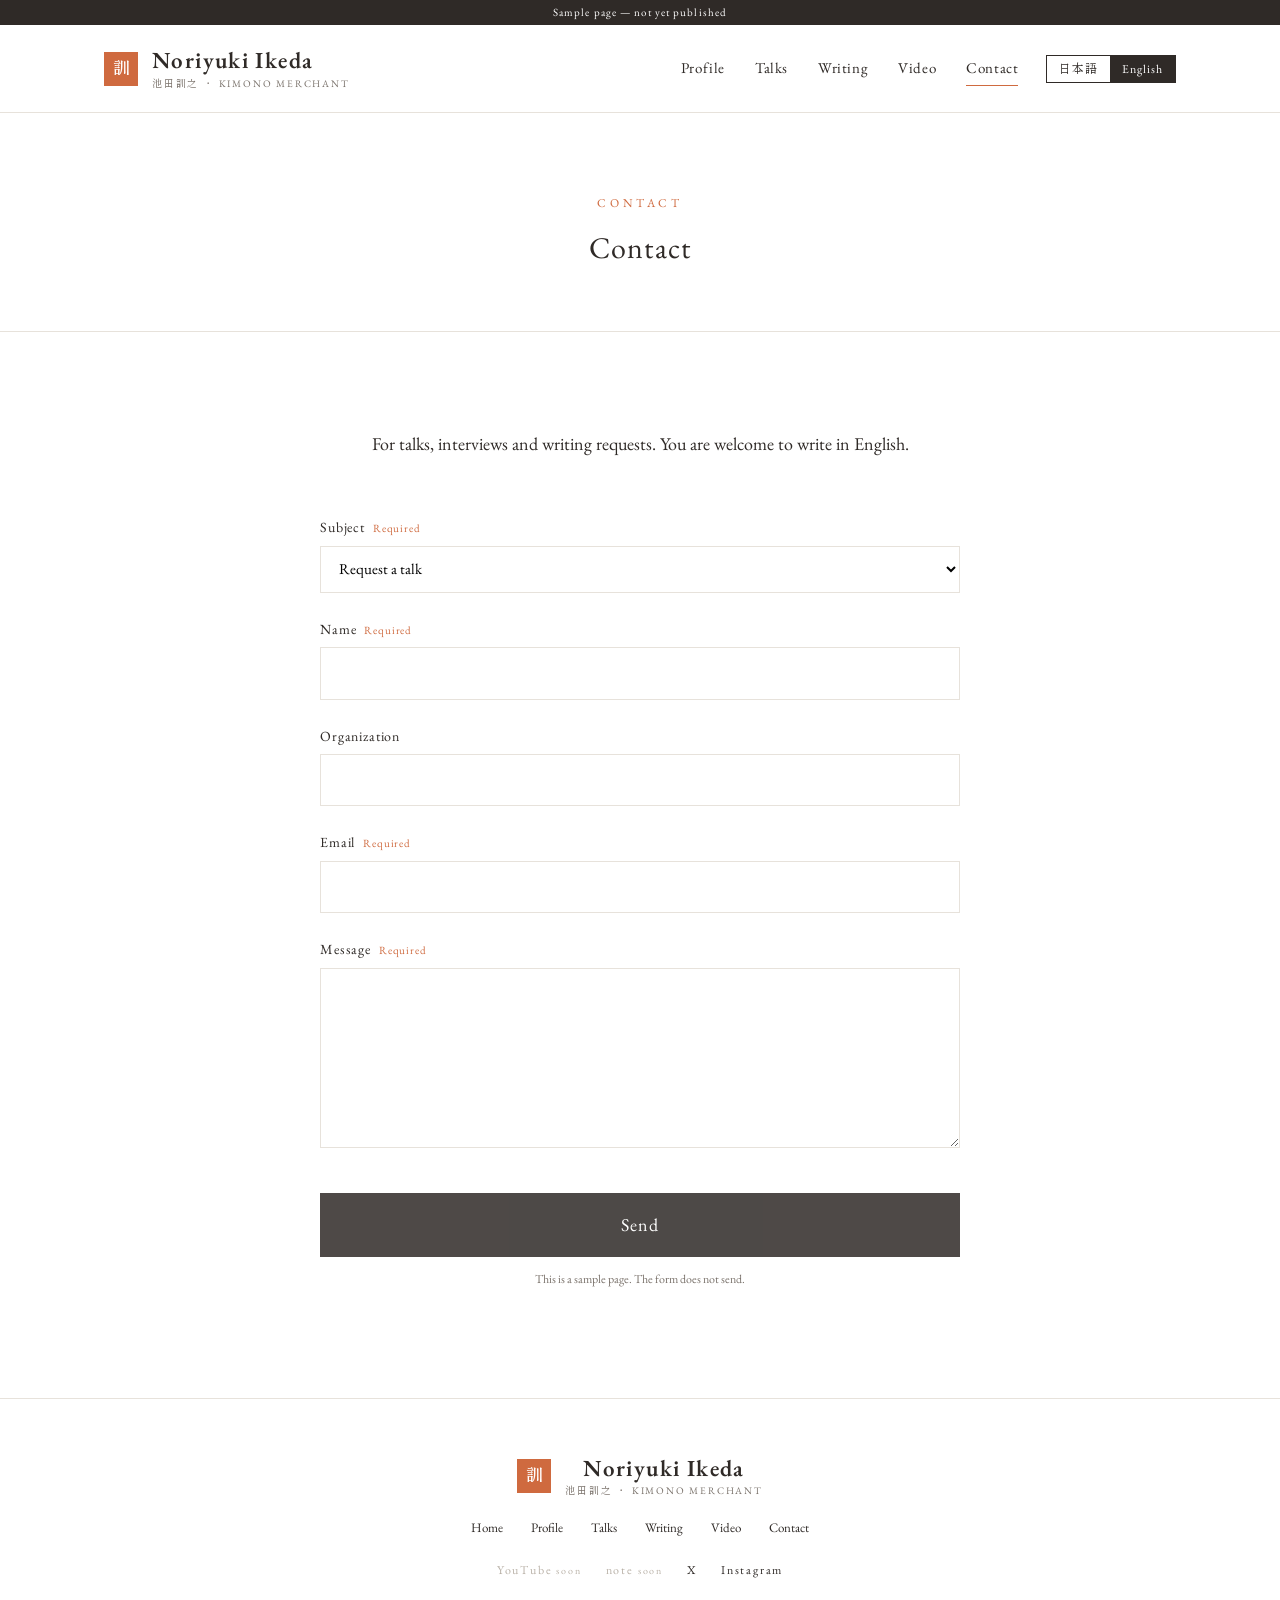
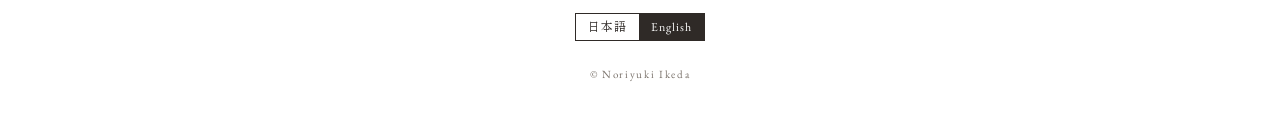
<file: en/contact.html>
<!doctype html>
<html lang="en"><head><meta charset="utf-8">
<meta name="viewport" content="width=device-width,initial-scale=1">
<meta name="robots" content="noindex,nofollow">
<title>Contact | Noriyuki Ikeda</title>
<meta name="description" content="Contact Noriyuki Ikeda for talks, interviews and writing.">
<link rel="alternate" hreflang="ja" href="https://ikeda-noriyuki.example/contact.html"><link rel="alternate" hreflang="en" href="https://ikeda-noriyuki.example/en/contact.html"><link rel="alternate" hreflang="x-default" href="https://ikeda-noriyuki.example/contact.html">
<link rel="preconnect" href="https://fonts.googleapis.com"><link rel="preconnect" href="https://fonts.gstatic.com" crossorigin>
<link href="https://fonts.googleapis.com/css2?family=Shippori+Mincho:wght@400;600&family=EB+Garamond:ital,wght@0,400;0,600;1,400&display=swap" rel="stylesheet">
<link rel="stylesheet" href="../style.css">
</head><body>
<div class="sample">Sample page — not yet published</div>
<header class="site-header"><div class="in"><a class="brand" href="index.html"><span class="seal">訓</span><span class="brand-name">Noriyuki Ikeda<small>池田訓之 ・ KIMONO MERCHANT</small></span></a><div class="head-right"><nav class="gnav"><a href="profile.html">Profile</a><a href="kouen.html">Talks</a><a href="yomimono.html">Writing</a><a href="index.html#video">Video</a><a href="contact.html" class=on>Contact</a></nav><div class="lang-switch" aria-label="言語"><a href="../contact.html" hreflang="ja" lang="ja">日本語</a><span class="on">English</span></div></div></div></header>

<div class="page-head"><span class="en">Contact</span><h1>Contact</h1></div>
<section class="section"><div class="container">
  <p class="lead-text">For talks, interviews and writing requests. You are welcome to write in English.</p>
  <form class="form" onsubmit="return false">
    <label>Subject<em>Required</em></label><select><option>Request a talk</option><option>Interview or writing</option><option>Other</option></select>
    <label>Name<em>Required</em></label><input type="text">
    <label>Organization</label><input type="text">
    <label>Email<em>Required</em></label><input type="email">
    <label>Message<em>Required</em></label><textarea></textarea>
    <button type="submit" disabled>Send</button>
    <p class="note">This is a sample page. The form does not send.</p>
  </form>
</div></section>
<footer class="site-footer"><div class="container"><a class="brand" href="index.html"><span class="seal">訓</span><span class="brand-name">Noriyuki Ikeda<small>池田訓之 ・ KIMONO MERCHANT</small></span></a>
<nav class="fnav"><a href="index.html">Home</a><a href="profile.html">Profile</a><a href="kouen.html">Talks</a><a href="yomimono.html">Writing</a><a href="index.html#video">Video</a><a href="contact.html">Contact</a></nav>
<div class="sns"><span title="Coming soon">YouTube<small>soon</small></span><span title="Coming soon">note<small>soon</small></span><a href="https://x.com/ni100121" target="_blank" rel="noopener">X</a><a href="https://www.instagram.com/wasoukan_noriyuki_ikeda/" target="_blank" rel="noopener">Instagram</a></div>
<div class="lang-switch" aria-label="言語"><a href="../contact.html" hreflang="ja" lang="ja">日本語</a><span class="on">English</span></div>
<div class="copy">© Noriyuki Ikeda</div></div></footer>
</body></html>
</file>
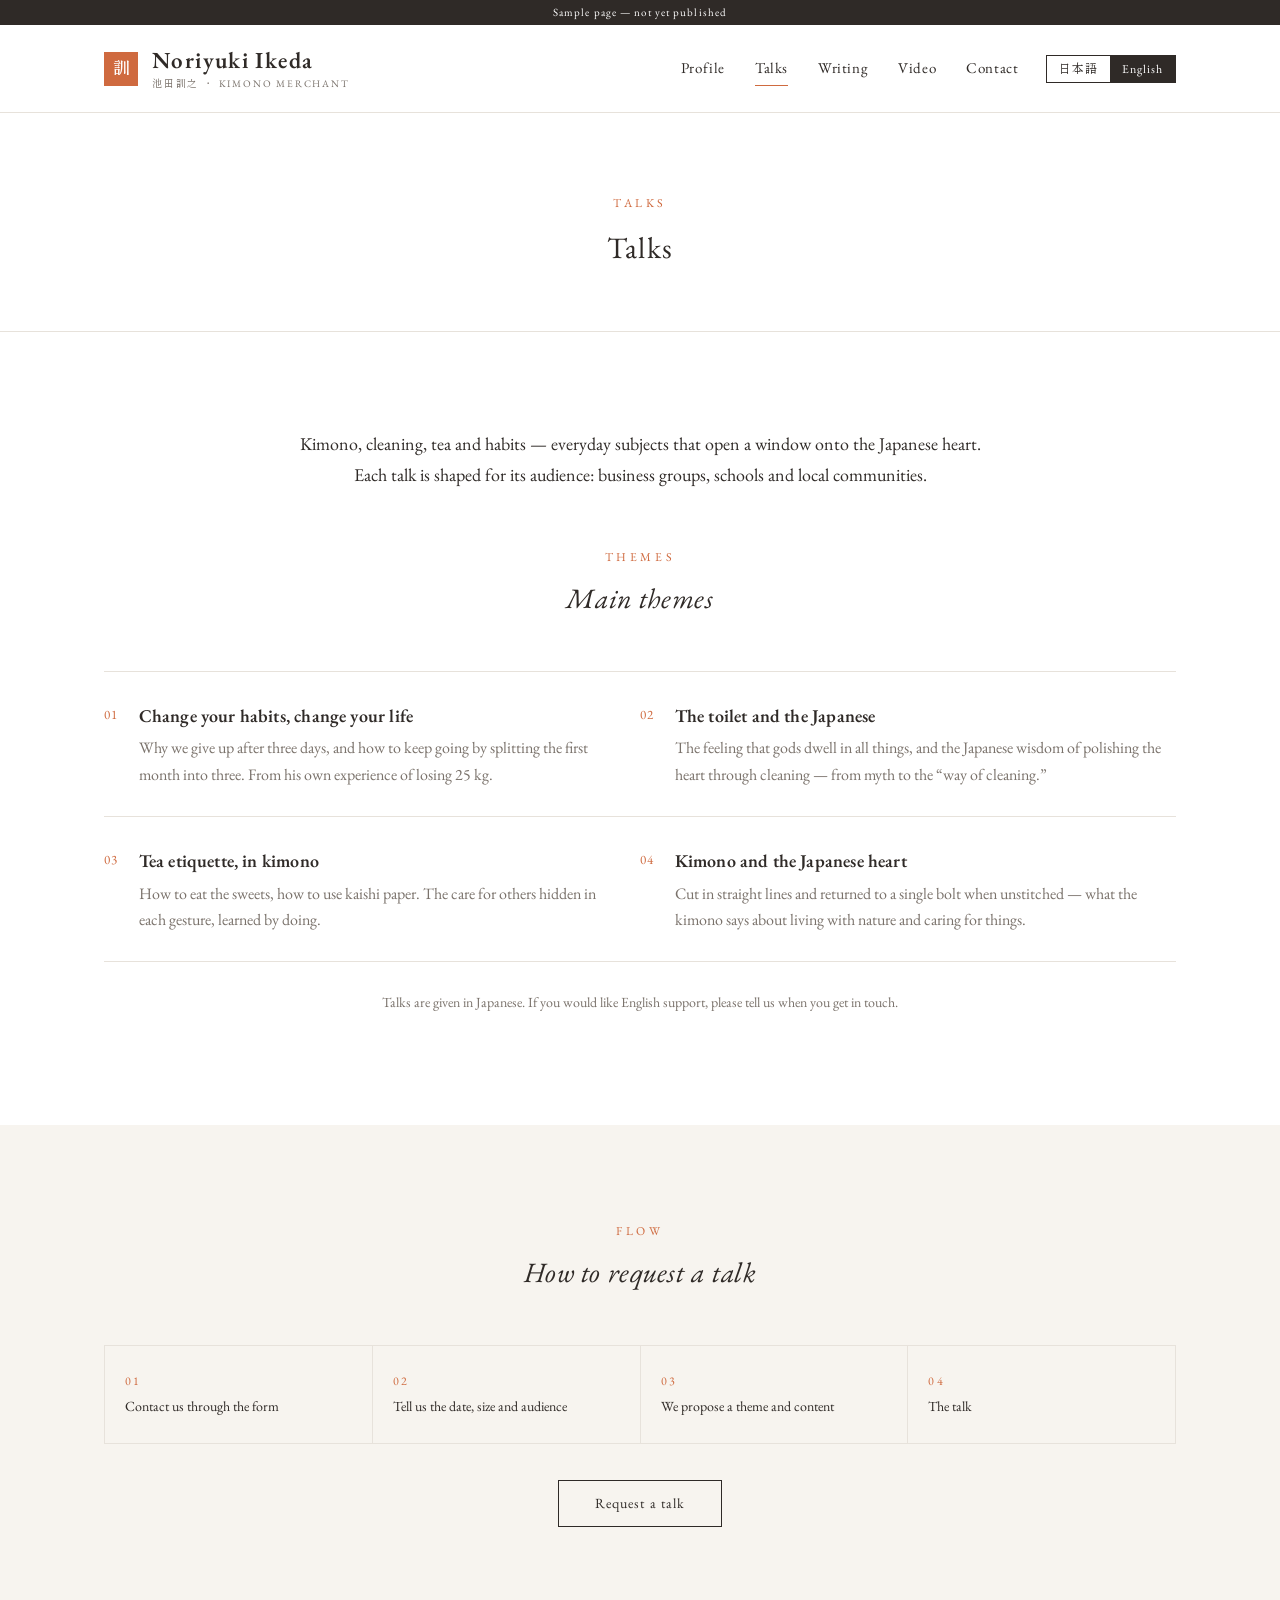
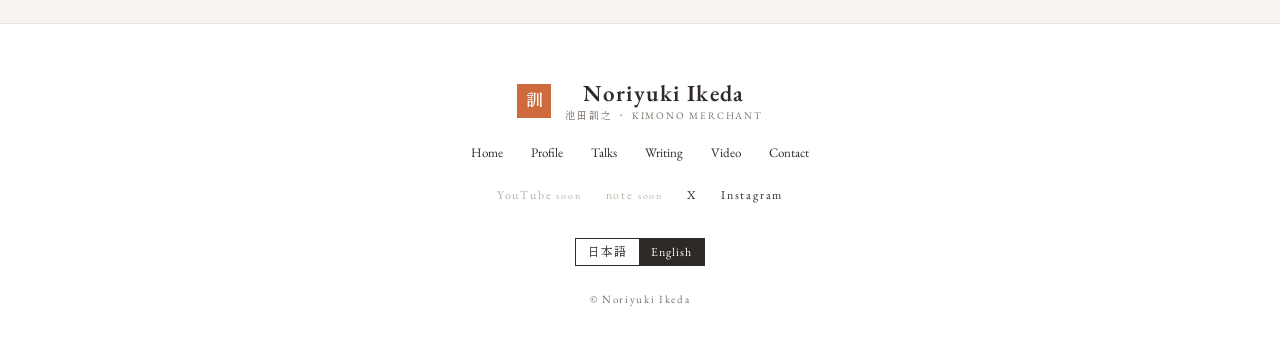
<file: en/kouen.html>
<!doctype html>
<html lang="en"><head><meta charset="utf-8">
<meta name="viewport" content="width=device-width,initial-scale=1">
<meta name="robots" content="noindex,nofollow">
<title>Talks | Noriyuki Ikeda</title>
<meta name="description" content="Talk themes by Noriyuki Ikeda and how to request one.">
<link rel="alternate" hreflang="ja" href="https://ikeda-noriyuki.example/kouen.html"><link rel="alternate" hreflang="en" href="https://ikeda-noriyuki.example/en/kouen.html"><link rel="alternate" hreflang="x-default" href="https://ikeda-noriyuki.example/kouen.html">
<link rel="preconnect" href="https://fonts.googleapis.com"><link rel="preconnect" href="https://fonts.gstatic.com" crossorigin>
<link href="https://fonts.googleapis.com/css2?family=Shippori+Mincho:wght@400;600&family=EB+Garamond:ital,wght@0,400;0,600;1,400&display=swap" rel="stylesheet">
<link rel="stylesheet" href="../style.css">
</head><body>
<div class="sample">Sample page — not yet published</div>
<header class="site-header"><div class="in"><a class="brand" href="index.html"><span class="seal">訓</span><span class="brand-name">Noriyuki Ikeda<small>池田訓之 ・ KIMONO MERCHANT</small></span></a><div class="head-right"><nav class="gnav"><a href="profile.html">Profile</a><a href="kouen.html" class=on>Talks</a><a href="yomimono.html">Writing</a><a href="index.html#video">Video</a><a href="contact.html">Contact</a></nav><div class="lang-switch" aria-label="言語"><a href="../kouen.html" hreflang="ja" lang="ja">日本語</a><span class="on">English</span></div></div></div></header>

<div class="page-head"><span class="en">Talks</span><h1>Talks</h1></div>
<section class="section"><div class="container">
  <p class="lead-text">Kimono, cleaning, tea and habits — everyday subjects that open a window onto the Japanese heart.<br>Each talk is shaped for its audience: business groups, schools and local communities.</p>
  <div class="sec-head"><span class="en">Themes</span><h2>Main themes</h2></div>
  <div class="themes"><div class="theme"><span class="no">01</span><div><h3>Change your habits, change your life</h3><p>Why we give up after three days, and how to keep going by splitting the first month into three. From his own experience of losing 25 kg.</p></div></div><div class="theme"><span class="no">02</span><div><h3>The toilet and the Japanese</h3><p>The feeling that gods dwell in all things, and the Japanese wisdom of polishing the heart through cleaning — from myth to the “way of cleaning.”</p></div></div><div class="theme"><span class="no">03</span><div><h3>Tea etiquette, in kimono</h3><p>How to eat the sweets, how to use kaishi paper. The care for others hidden in each gesture, learned by doing.</p></div></div><div class="theme"><span class="no">04</span><div><h3>Kimono and the Japanese heart</h3><p>Cut in straight lines and returned to a single bolt when unstitched — what the kimono says about living with nature and caring for things.</p></div></div></div>
  <p class="ja-note center">Talks are given in Japanese. If you would like English support, please tell us when you get in touch.</p>
</div></section>
<section class="section wash"><div class="container">
  <div class="sec-head"><span class="en">Flow</span><h2>How to request a talk</h2></div>
  <div class="flow">
    <div><b>01</b>Contact us through the form</div>
    <div><b>02</b>Tell us the date, size and audience</div>
    <div><b>03</b>We propose a theme and content</div>
    <div><b>04</b>The talk</div>
  </div>
  <div class="center"><a class="more" href="contact.html">Request a talk</a></div>
</div></section>
<footer class="site-footer"><div class="container"><a class="brand" href="index.html"><span class="seal">訓</span><span class="brand-name">Noriyuki Ikeda<small>池田訓之 ・ KIMONO MERCHANT</small></span></a>
<nav class="fnav"><a href="index.html">Home</a><a href="profile.html">Profile</a><a href="kouen.html">Talks</a><a href="yomimono.html">Writing</a><a href="index.html#video">Video</a><a href="contact.html">Contact</a></nav>
<div class="sns"><span title="Coming soon">YouTube<small>soon</small></span><span title="Coming soon">note<small>soon</small></span><a href="https://x.com/ni100121" target="_blank" rel="noopener">X</a><a href="https://www.instagram.com/wasoukan_noriyuki_ikeda/" target="_blank" rel="noopener">Instagram</a></div>
<div class="lang-switch" aria-label="言語"><a href="../kouen.html" hreflang="ja" lang="ja">日本語</a><span class="on">English</span></div>
<div class="copy">© Noriyuki Ikeda</div></div></footer>
</body></html>
</file>
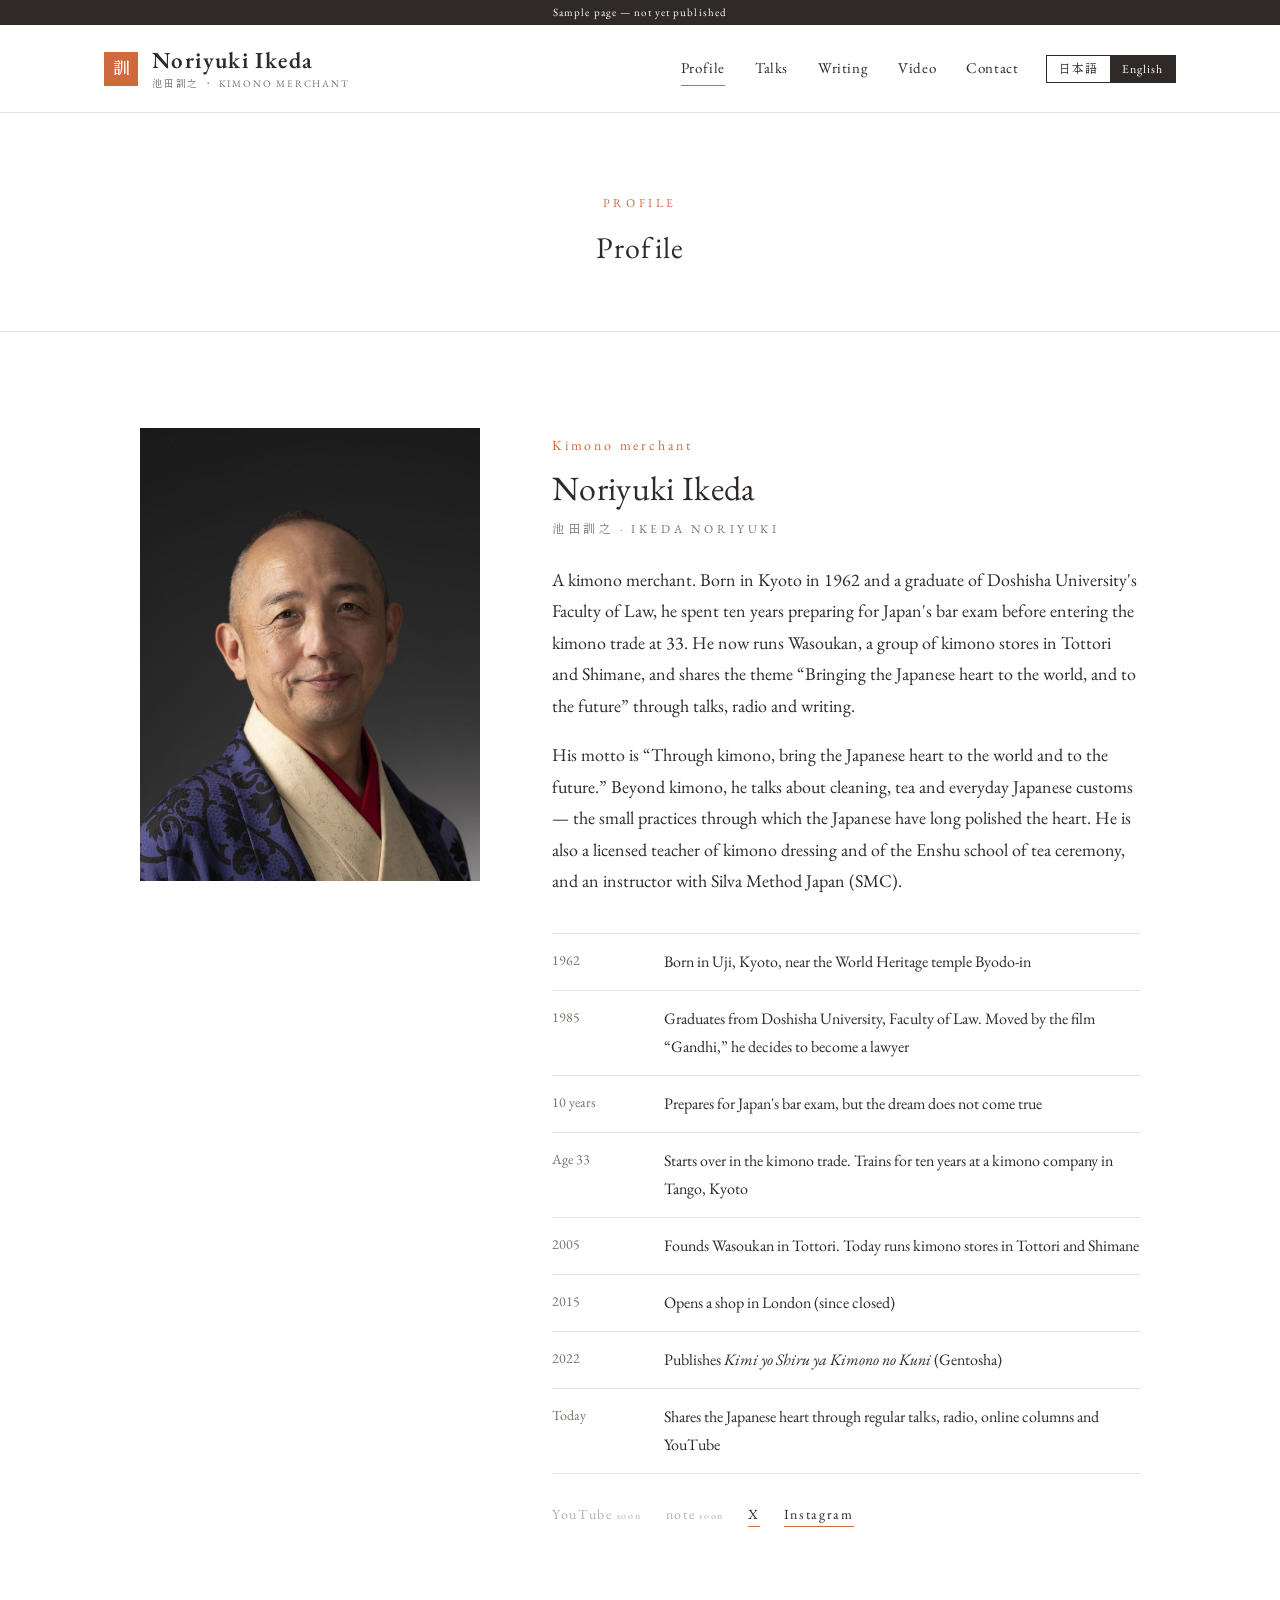
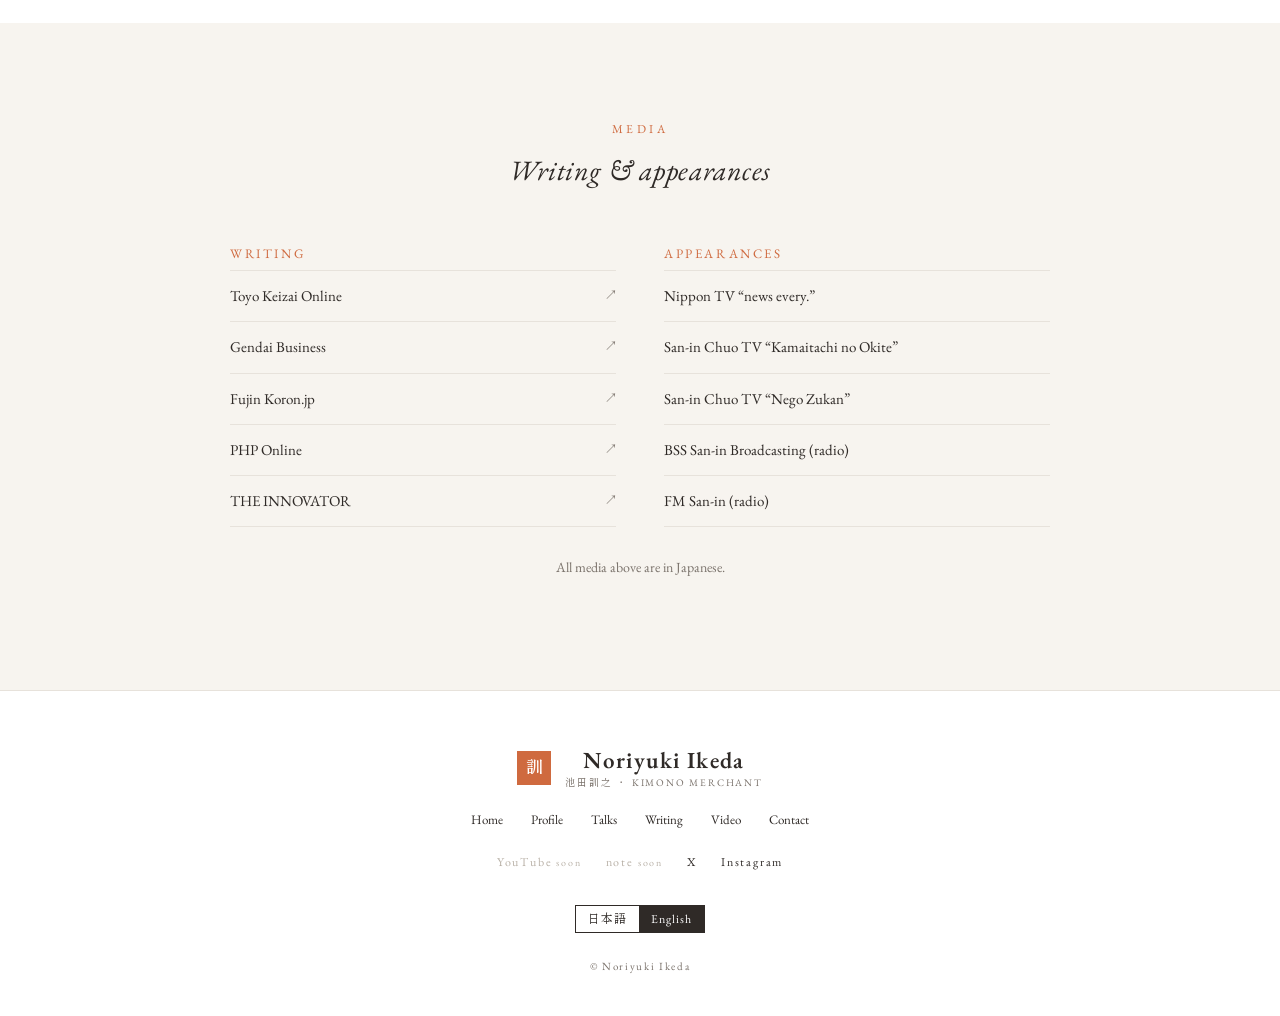
<file: en/profile.html>
<!doctype html>
<html lang="en"><head><meta charset="utf-8">
<meta name="viewport" content="width=device-width,initial-scale=1">
<meta name="robots" content="noindex,nofollow">
<title>Profile | Noriyuki Ikeda</title>
<meta name="description" content="Profile of Noriyuki Ikeda, kimono merchant in Tottori and Shimane, Japan.">
<link rel="alternate" hreflang="ja" href="https://ikeda-noriyuki.example/profile.html"><link rel="alternate" hreflang="en" href="https://ikeda-noriyuki.example/en/profile.html"><link rel="alternate" hreflang="x-default" href="https://ikeda-noriyuki.example/profile.html">
<link rel="preconnect" href="https://fonts.googleapis.com"><link rel="preconnect" href="https://fonts.gstatic.com" crossorigin>
<link href="https://fonts.googleapis.com/css2?family=Shippori+Mincho:wght@400;600&family=EB+Garamond:ital,wght@0,400;0,600;1,400&display=swap" rel="stylesheet">
<link rel="stylesheet" href="../style.css"><script type="application/ld+json">{"@context": "https://schema.org", "@graph": [{"@type": "Person", "@id": "https://ikeda-noriyuki.example/#person", "name": "Noriyuki Ikeda", "alternateName": "池田訓之", "jobTitle": "Kimono merchant", "birthDate": "1962", "birthPlace": "Kyoto, Japan", "alumniOf": "Doshisha University", "description": "A kimono merchant in Tottori and Shimane, Japan, who shares the Japanese heart through kimono, talks and writing.", "url": "https://ikeda-noriyuki.example/", "image": "https://ikeda-noriyuki.example/img/ikeda.jpg", "sameAs": ["https://x.com/ni100121", "https://www.instagram.com/wasoukan_noriyuki_ikeda/", "https://toyokeizai.net/list/author/8533", "https://gendai.media/list/author/ikedanoriyuki", "https://fujinkoron.jp/list/author/%E6%B1%A0%E7%94%B0%E8%A8%93%E4%B9%8B", "https://shuchi.php.co.jp/author/1341.html", "https://the-innovator.jp/interviewees/ikeda_noriyuki/"]}, {"@type": "ProfilePage", "mainEntity": {"@id": "https://ikeda-noriyuki.example/#person"}}]}</script>
</head><body>
<div class="sample">Sample page — not yet published</div>
<header class="site-header"><div class="in"><a class="brand" href="index.html"><span class="seal">訓</span><span class="brand-name">Noriyuki Ikeda<small>池田訓之 ・ KIMONO MERCHANT</small></span></a><div class="head-right"><nav class="gnav"><a href="profile.html" class=on>Profile</a><a href="kouen.html">Talks</a><a href="yomimono.html">Writing</a><a href="index.html#video">Video</a><a href="contact.html">Contact</a></nav><div class="lang-switch" aria-label="言語"><a href="../profile.html" hreflang="ja" lang="ja">日本語</a><span class="on">English</span></div></div></div></header>

<div class="page-head"><span class="en">Profile</span><h1>Profile</h1></div>
<section class="section"><div class="container"><div class="prof">
  <div class="hero-photo"><img src="../img/ikeda.jpg" alt="Noriyuki Ikeda in kimono" width="720" height="900"></div>
  <div>
    <span class="role">Kimono merchant</span>
    <h2>Noriyuki Ikeda</h2><div class="yomi">池田訓之 · IKEDA NORIYUKI</div>
    <p>A kimono merchant. Born in Kyoto in 1962 and a graduate of Doshisha University's Faculty of Law, he spent ten years preparing for Japan's bar exam before entering the kimono trade at 33. He now runs Wasoukan, a group of kimono stores in Tottori and Shimane, and shares the theme “Bringing the Japanese heart to the world, and to the future” through talks, radio and writing.</p>
    <p>His motto is “Through kimono, bring the Japanese heart to the world and to the future.” Beyond kimono, he talks about cleaning, tea and everyday Japanese customs — the small practices through which the Japanese have long polished the heart. He is also a licensed teacher of kimono dressing and of the Enshu school of tea ceremony, and an instructor with Silva Method Japan (SMC).</p>
    <div class="timeline"><div><span class="y">1962</span><span>Born in Uji, Kyoto, near the World Heritage temple Byodo-in</span></div><div><span class="y">1985</span><span>Graduates from Doshisha University, Faculty of Law. Moved by the film “Gandhi,” he decides to become a lawyer</span></div><div><span class="y">10 years</span><span>Prepares for Japan's bar exam, but the dream does not come true</span></div><div><span class="y">Age 33</span><span>Starts over in the kimono trade. Trains for ten years at a kimono company in Tango, Kyoto</span></div><div><span class="y">2005</span><span>Founds Wasoukan in Tottori. Today runs kimono stores in Tottori and Shimane</span></div><div><span class="y">2015</span><span>Opens a shop in London (since closed)</span></div><div><span class="y">2022</span><span>Publishes <em>Kimi yo Shiru ya Kimono no Kuni</em> (Gentosha)</span></div><div><span class="y">Today</span><span>Shares the Japanese heart through regular talks, radio, online columns and YouTube</span></div></div>
    <div class="prof-links"><span title="Coming soon">YouTube<small>soon</small></span><span title="Coming soon">note<small>soon</small></span><a href="https://x.com/ni100121" target="_blank" rel="noopener">X</a><a href="https://www.instagram.com/wasoukan_noriyuki_ikeda/" target="_blank" rel="noopener">Instagram</a></div>
  </div>
</div></div></section>
<section class="section wash"><div class="container">
  <div class="sec-head"><span class="en">Media</span><h2>Writing & appearances</h2></div>
  <div class="media"><div><h3>WRITING</h3><ul><li><a href="https://toyokeizai.net/list/author/8533" target="_blank" rel="noopener">Toyo Keizai Online</a></li><li><a href="https://gendai.media/list/author/ikedanoriyuki" target="_blank" rel="noopener">Gendai Business</a></li><li><a href="https://fujinkoron.jp/list/author/%E6%B1%A0%E7%94%B0%E8%A8%93%E4%B9%8B" target="_blank" rel="noopener">Fujin Koron.jp</a></li><li><a href="https://shuchi.php.co.jp/author/1341.html" target="_blank" rel="noopener">PHP Online</a></li><li><a href="https://the-innovator.jp/interviewees/ikeda_noriyuki/" target="_blank" rel="noopener">THE INNOVATOR</a></li></ul></div><div><h3>APPEARANCES</h3><ul><li>Nippon TV “news every.”</li><li>San-in Chuo TV “Kamaitachi no Okite”</li><li>San-in Chuo TV “Nego Zukan”</li><li>BSS San-in Broadcasting (radio)</li><li>FM San-in (radio)</li></ul></div></div><p class="ja-note center">All media above are in Japanese.</p>
</div></section>
<footer class="site-footer"><div class="container"><a class="brand" href="index.html"><span class="seal">訓</span><span class="brand-name">Noriyuki Ikeda<small>池田訓之 ・ KIMONO MERCHANT</small></span></a>
<nav class="fnav"><a href="index.html">Home</a><a href="profile.html">Profile</a><a href="kouen.html">Talks</a><a href="yomimono.html">Writing</a><a href="index.html#video">Video</a><a href="contact.html">Contact</a></nav>
<div class="sns"><span title="Coming soon">YouTube<small>soon</small></span><span title="Coming soon">note<small>soon</small></span><a href="https://x.com/ni100121" target="_blank" rel="noopener">X</a><a href="https://www.instagram.com/wasoukan_noriyuki_ikeda/" target="_blank" rel="noopener">Instagram</a></div>
<div class="lang-switch" aria-label="言語"><a href="../profile.html" hreflang="ja" lang="ja">日本語</a><span class="on">English</span></div>
<div class="copy">© Noriyuki Ikeda</div></div></footer>
</body></html>
</file>
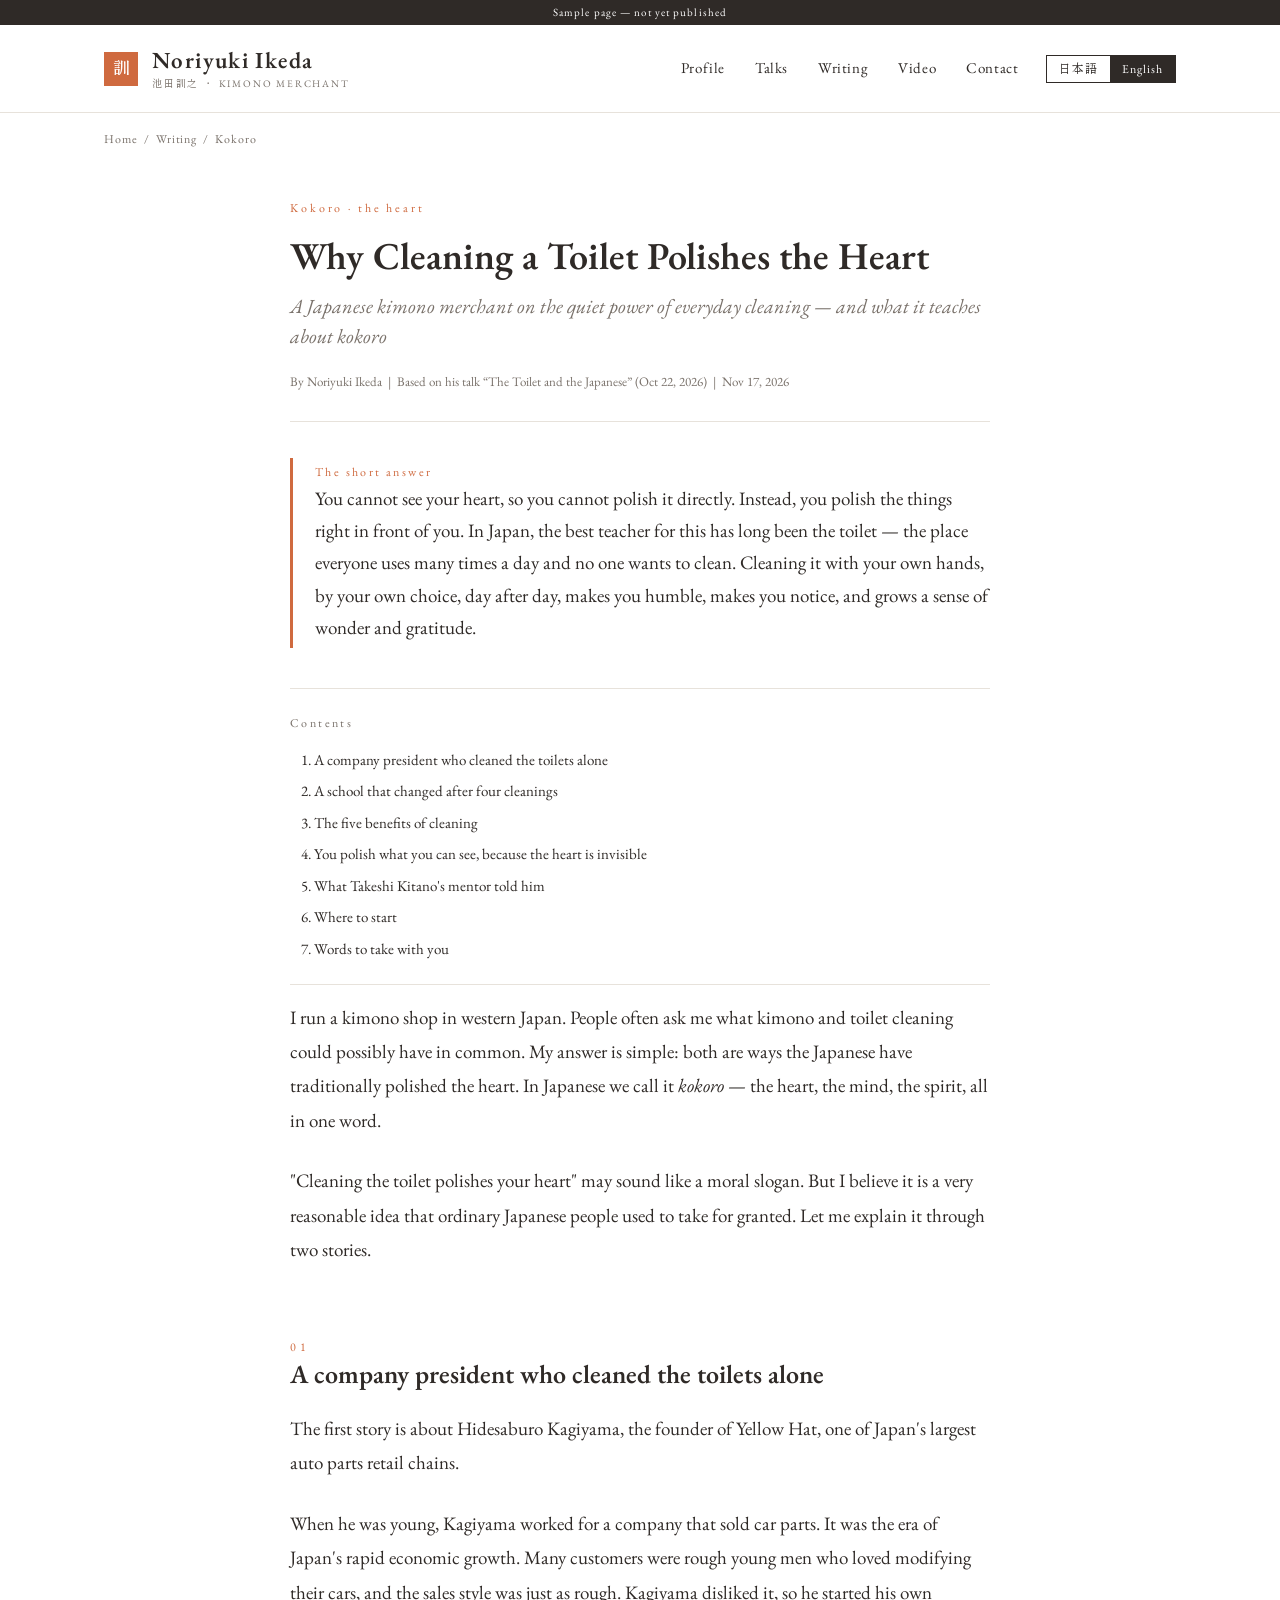
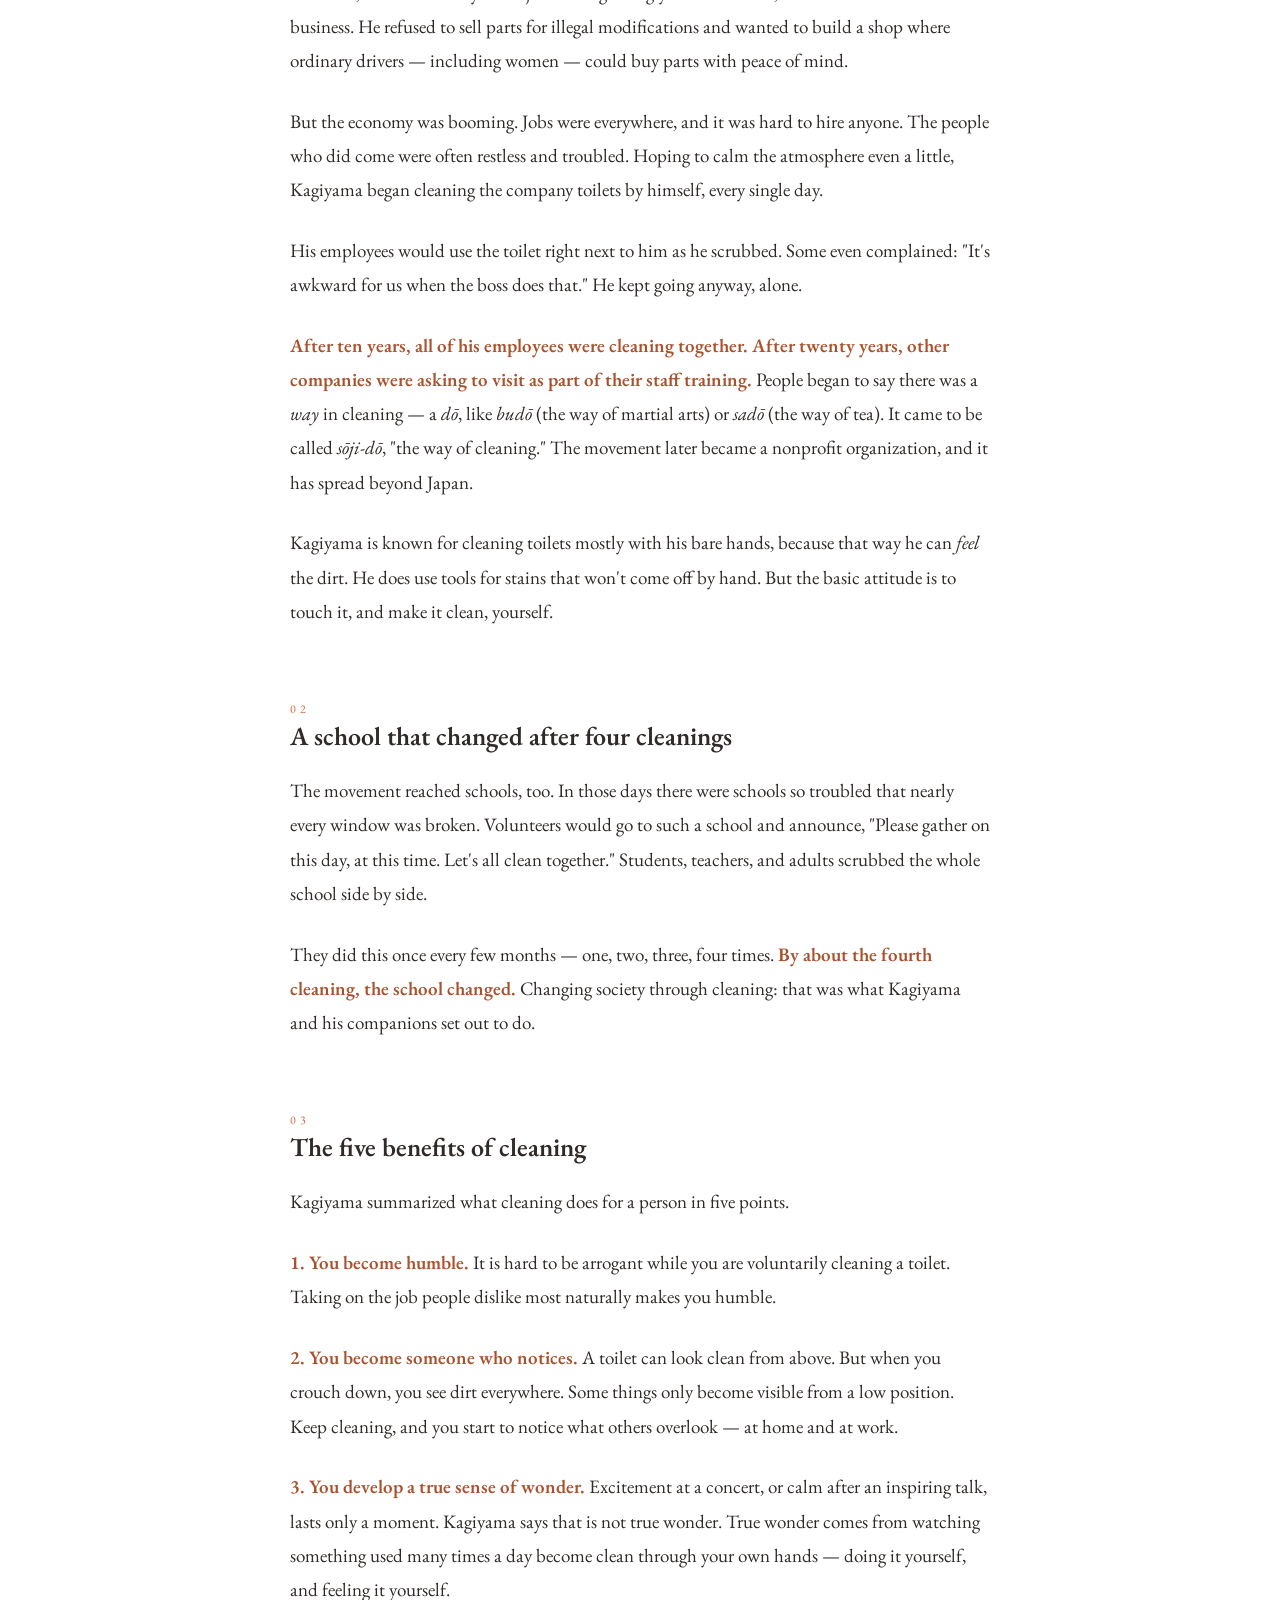
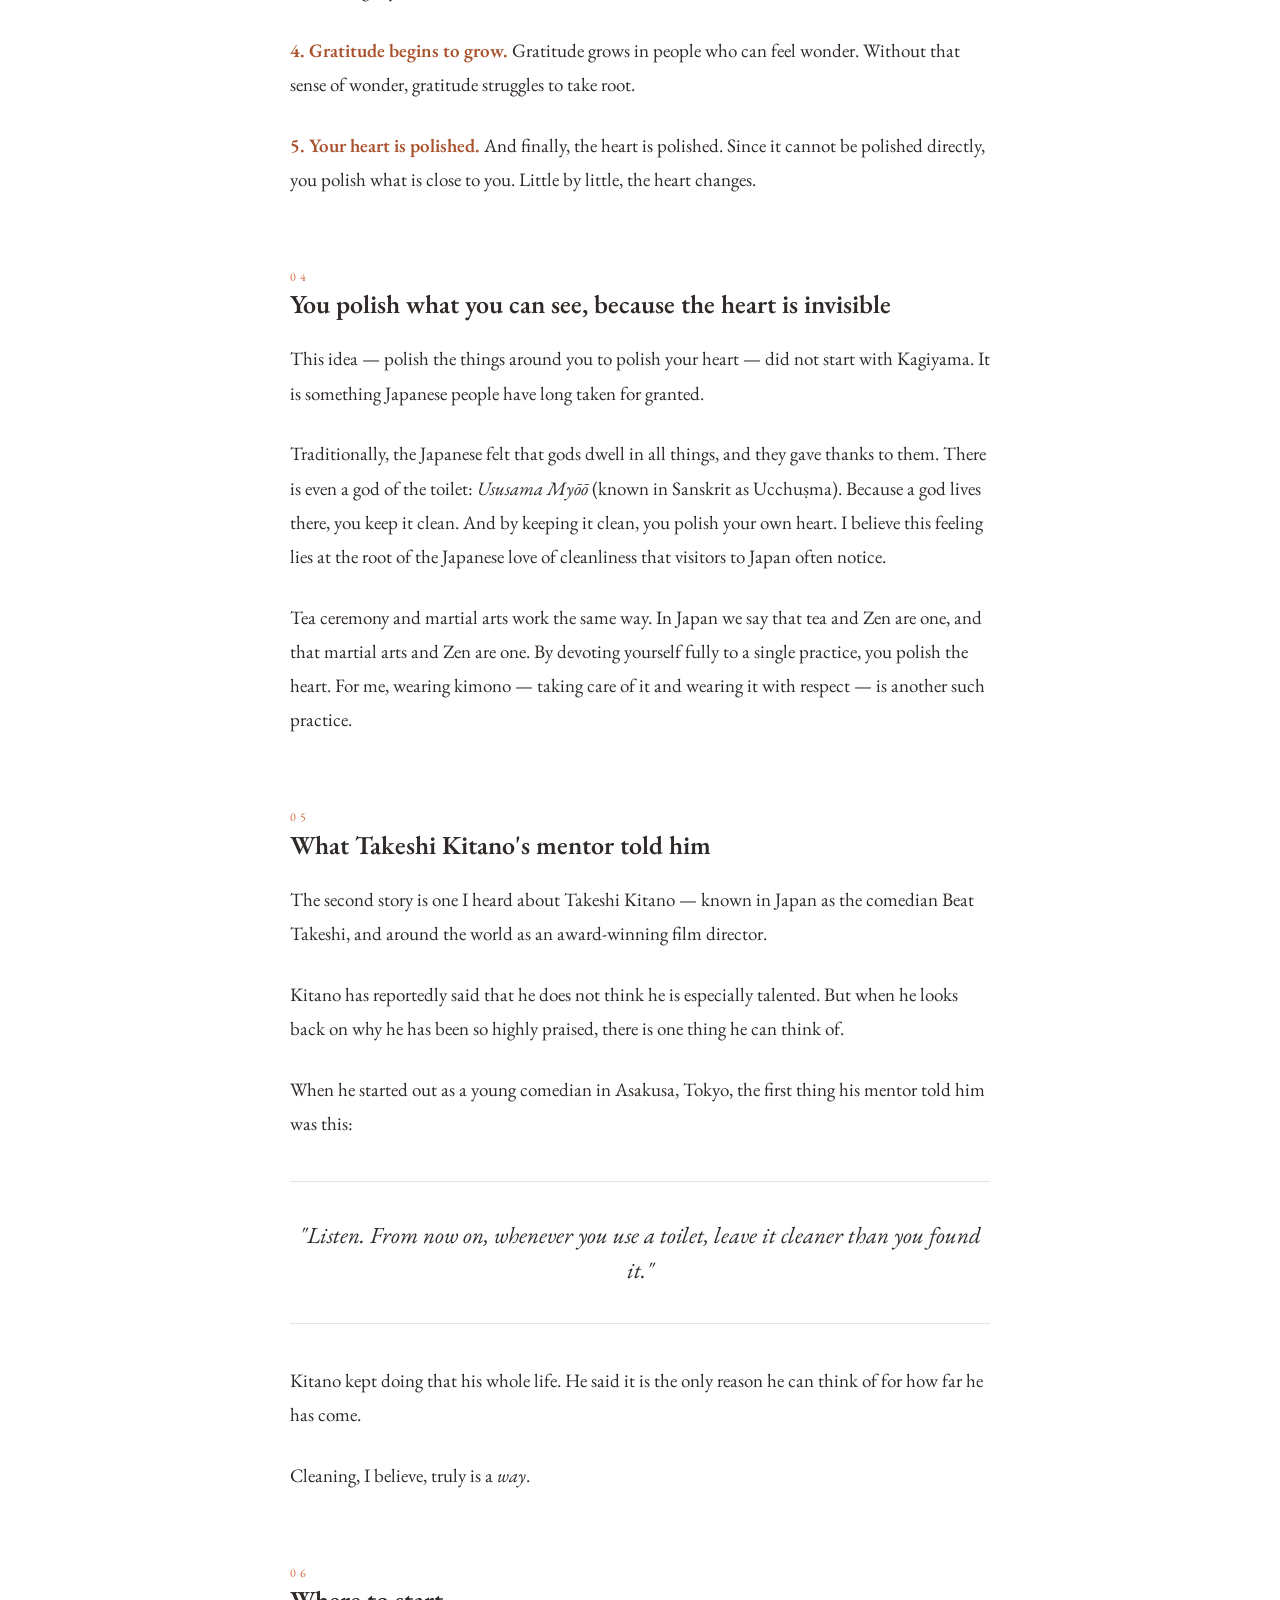
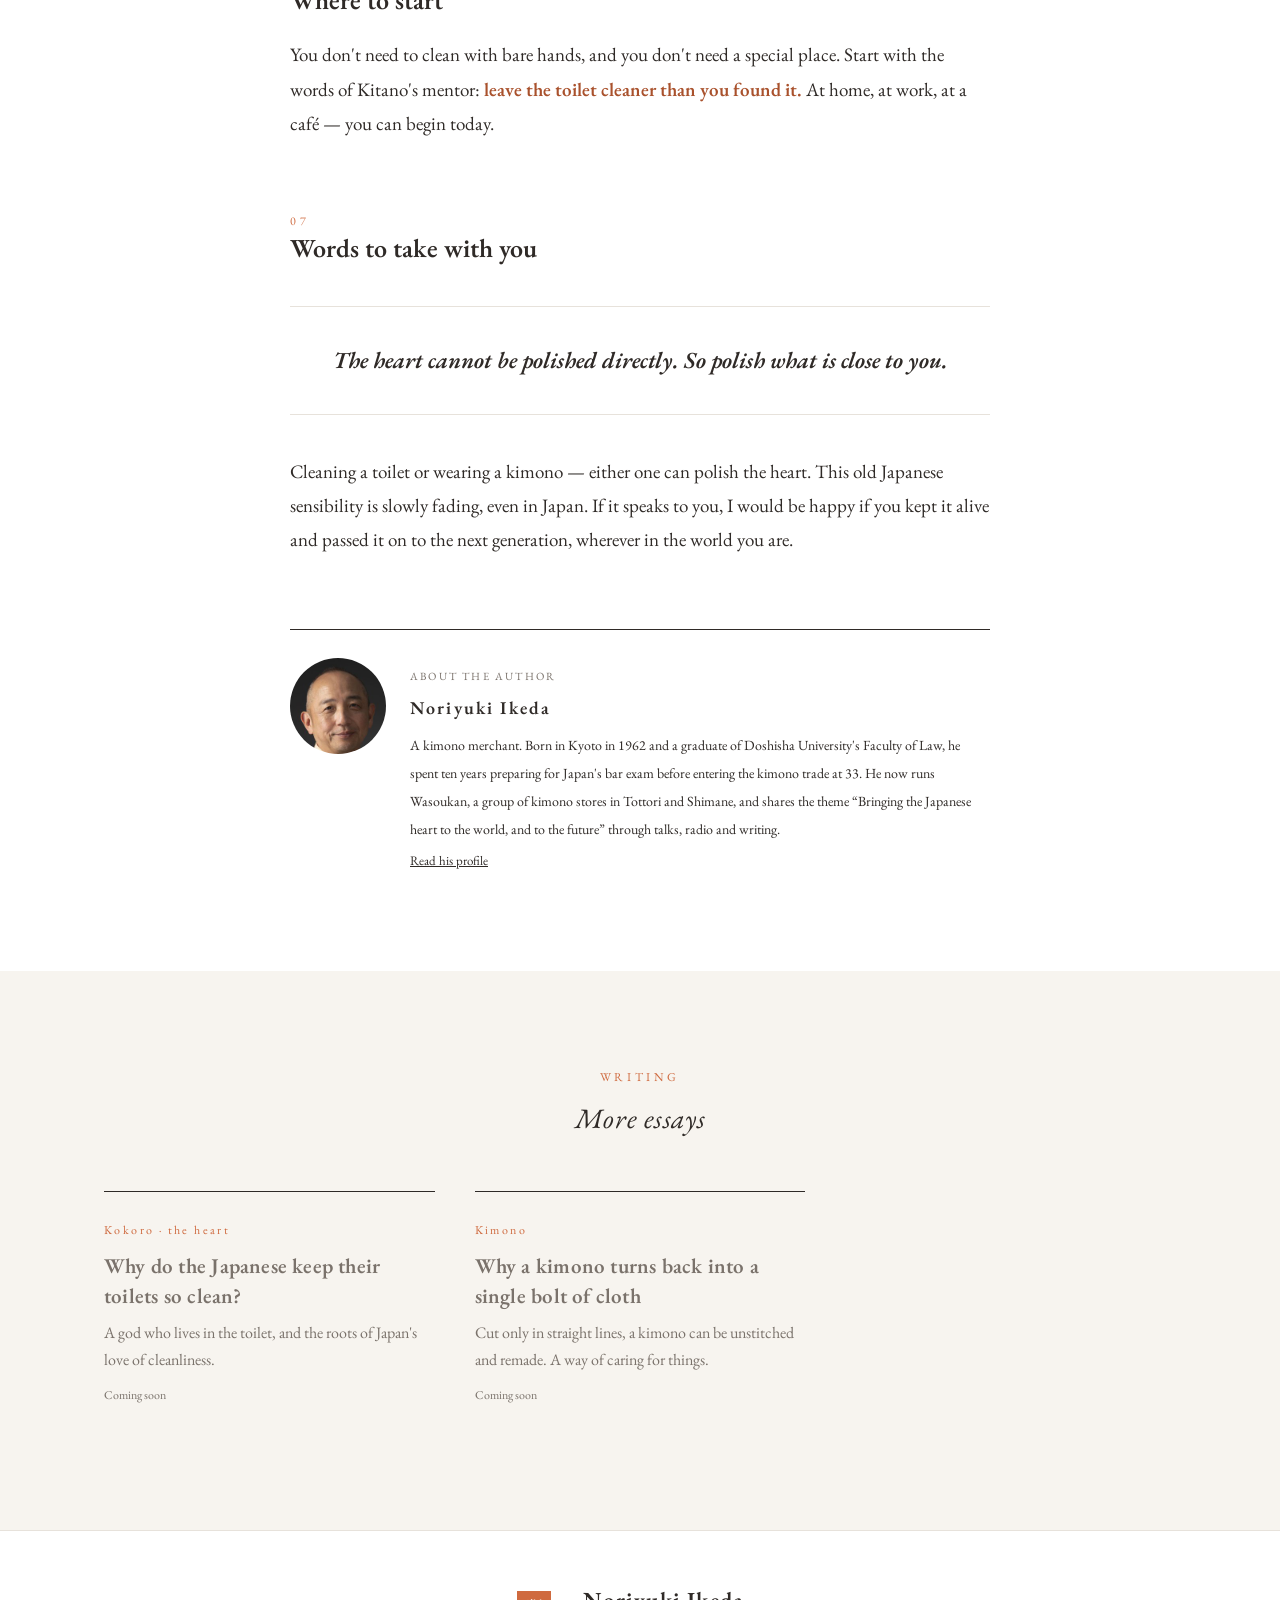
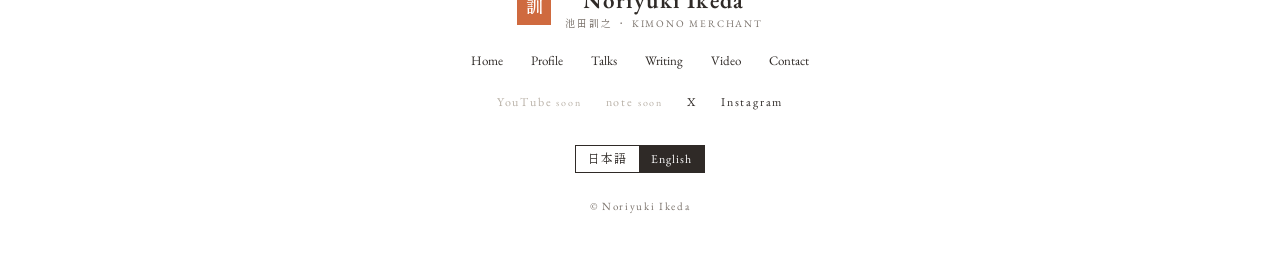
<file: en/toilet-souji.html>
<!doctype html>
<html lang="en"><head><meta charset="utf-8">
<meta name="viewport" content="width=device-width,initial-scale=1">
<meta name="robots" content="noindex,nofollow">
<title>Why Cleaning a Toilet Polishes the Heart | Noriyuki Ikeda</title>
<meta name="description" content="You cannot polish your heart directly, so you polish what is close to you. A Japanese kimono merchant on toilet cleaning, the “way of cleaning” and its five benefits.">
<link rel="alternate" hreflang="ja" href="https://ikeda-noriyuki.example/toilet-souji.html"><link rel="alternate" hreflang="en" href="https://ikeda-noriyuki.example/en/toilet-souji.html"><link rel="alternate" hreflang="x-default" href="https://ikeda-noriyuki.example/toilet-souji.html">
<link rel="preconnect" href="https://fonts.googleapis.com"><link rel="preconnect" href="https://fonts.gstatic.com" crossorigin>
<link href="https://fonts.googleapis.com/css2?family=Shippori+Mincho:wght@400;600&family=EB+Garamond:ital,wght@0,400;0,600;1,400&display=swap" rel="stylesheet">
<link rel="stylesheet" href="../style.css"><script type="application/ld+json">{"@context": "https://schema.org", "@graph": [{"@type": "Person", "@id": "https://ikeda-noriyuki.example/#person", "name": "Noriyuki Ikeda", "alternateName": "池田訓之", "jobTitle": "Kimono merchant", "birthDate": "1962", "birthPlace": "Kyoto, Japan", "alumniOf": "Doshisha University", "description": "A kimono merchant in Tottori and Shimane, Japan, who shares the Japanese heart through kimono, talks and writing.", "url": "https://ikeda-noriyuki.example/", "image": "https://ikeda-noriyuki.example/img/ikeda.jpg", "sameAs": ["https://x.com/ni100121", "https://www.instagram.com/wasoukan_noriyuki_ikeda/", "https://toyokeizai.net/list/author/8533", "https://gendai.media/list/author/ikedanoriyuki", "https://fujinkoron.jp/list/author/%E6%B1%A0%E7%94%B0%E8%A8%93%E4%B9%8B", "https://shuchi.php.co.jp/author/1341.html", "https://the-innovator.jp/interviewees/ikeda_noriyuki/"]}, {"@type": "Article", "headline": "Why Cleaning a Toilet Polishes the Heart", "datePublished": "2026-11-17", "inLanguage": "en", "author": {"@id": "https://ikeda-noriyuki.example/#person"}, "mainEntityOfPage": "https://ikeda-noriyuki.example/en/toilet-souji.html", "about": ["toilet cleaning", "sōji-dō", "kokoro", "Japanese culture"]}]}</script>
</head><body>
<div class="sample">Sample page — not yet published</div>
<header class="site-header"><div class="in"><a class="brand" href="index.html"><span class="seal">訓</span><span class="brand-name">Noriyuki Ikeda<small>池田訓之 ・ KIMONO MERCHANT</small></span></a><div class="head-right"><nav class="gnav"><a href="profile.html">Profile</a><a href="kouen.html">Talks</a><a href="yomimono.html">Writing</a><a href="index.html#video">Video</a><a href="contact.html">Contact</a></nav><div class="lang-switch" aria-label="言語"><a href="../toilet-souji.html" hreflang="ja" lang="ja">日本語</a><span class="on">English</span></div></div></div></header>

<div class="container"><div class="crumb"><a href="index.html">Home</a> &nbsp;/&nbsp; <a href="yomimono.html">Writing</a> &nbsp;/&nbsp; Kokoro</div></div>
<div class="container"><article class="article">
  <span class="cat">Kokoro · the heart</span>
  <h1>Why Cleaning a Toilet Polishes the Heart</h1>
  <p class="dek">A Japanese kimono merchant on the quiet power of everyday cleaning — and what it teaches about kokoro</p>
  <div class="meta">By Noriyuki Ikeda &nbsp;|&nbsp; Based on his talk “The Toilet and the Japanese” (Oct 22, 2026) &nbsp;|&nbsp; Nov 17, 2026</div>
  <div class="answer"><b>The short answer</b>You cannot see your heart, so you cannot polish it directly. Instead, you polish the things right in front of you. In Japan, the best teacher for this has long been the toilet — the place everyone uses many times a day and no one wants to clean. Cleaning it with your own hands, by your own choice, day after day, makes you humble, makes you notice, and grows a sense of wonder and gratitude.</div>
  <nav class="toc"><b>Contents</b><ol><li><a href="#s1">A company president who cleaned the toilets alone</a></li><li><a href="#s2">A school that changed after four cleanings</a></li><li><a href="#s3">The five benefits of cleaning</a></li><li><a href="#s4">You polish what you can see, because the heart is invisible</a></li><li><a href="#s5">What Takeshi Kitano's mentor told him</a></li><li><a href="#s6">Where to start</a></li><li><a href="#s7">Words to take with you</a></li></ol></nav>
  <div class="body"><p>I run a kimono shop in western Japan. People often ask me what kimono and toilet cleaning could possibly have in common. My answer is simple: both are ways the Japanese have traditionally polished the heart. In Japanese we call it <em>kokoro</em> — the heart, the mind, the spirit, all in one word.</p><p>"Cleaning the toilet polishes your heart" may sound like a moral slogan. But I believe it is a very reasonable idea that ordinary Japanese people used to take for granted. Let me explain it through two stories.</p><h2 id="s1"><span class="num">01</span>A company president who cleaned the toilets alone</h2><p>The first story is about Hidesaburo Kagiyama, the founder of Yellow Hat, one of Japan's largest auto parts retail chains.</p><p>When he was young, Kagiyama worked for a company that sold car parts. It was the era of Japan's rapid economic growth. Many customers were rough young men who loved modifying their cars, and the sales style was just as rough. Kagiyama disliked it, so he started his own business. He refused to sell parts for illegal modifications and wanted to build a shop where ordinary drivers — including women — could buy parts with peace of mind.</p><p>But the economy was booming. Jobs were everywhere, and it was hard to hire anyone. The people who did come were often restless and troubled. Hoping to calm the atmosphere even a little, Kagiyama began cleaning the company toilets by himself, every single day.</p><p>His employees would use the toilet right next to him as he scrubbed. Some even complained: "It's awkward for us when the boss does that." He kept going anyway, alone.</p><p><strong>After ten years, all of his employees were cleaning together. After twenty years, other companies were asking to visit as part of their staff training.</strong> People began to say there was a <em>way</em> in cleaning — a <em>dō</em>, like <em>budō</em> (the way of martial arts) or <em>sadō</em> (the way of tea). It came to be called <em>sōji-dō</em>, "the way of cleaning." The movement later became a nonprofit organization, and it has spread beyond Japan.</p><p>Kagiyama is known for cleaning toilets mostly with his bare hands, because that way he can <em>feel</em> the dirt. He does use tools for stains that won't come off by hand. But the basic attitude is to touch it, and make it clean, yourself.</p><h2 id="s2"><span class="num">02</span>A school that changed after four cleanings</h2><p>The movement reached schools, too. In those days there were schools so troubled that nearly every window was broken. Volunteers would go to such a school and announce, "Please gather on this day, at this time. Let's all clean together." Students, teachers, and adults scrubbed the whole school side by side.</p><p>They did this once every few months — one, two, three, four times. <strong>By about the fourth cleaning, the school changed.</strong> Changing society through cleaning: that was what Kagiyama and his companions set out to do.</p><h2 id="s3"><span class="num">03</span>The five benefits of cleaning</h2><p>Kagiyama summarized what cleaning does for a person in five points.</p><p><strong>1. You become humble.</strong> It is hard to be arrogant while you are voluntarily cleaning a toilet. Taking on the job people dislike most naturally makes you humble.</p><p><strong>2. You become someone who notices.</strong> A toilet can look clean from above. But when you crouch down, you see dirt everywhere. Some things only become visible from a low position. Keep cleaning, and you start to notice what others overlook — at home and at work.</p><p><strong>3. You develop a true sense of wonder.</strong> Excitement at a concert, or calm after an inspiring talk, lasts only a moment. Kagiyama says that is not true wonder. True wonder comes from watching something used many times a day become clean through your own hands — doing it yourself, and feeling it yourself.</p><p><strong>4. Gratitude begins to grow.</strong> Gratitude grows in people who can feel wonder. Without that sense of wonder, gratitude struggles to take root.</p><p><strong>5. Your heart is polished.</strong> And finally, the heart is polished. Since it cannot be polished directly, you polish what is close to you. Little by little, the heart changes.</p><h2 id="s4"><span class="num">04</span>You polish what you can see, because the heart is invisible</h2><p>This idea — polish the things around you to polish your heart — did not start with Kagiyama. It is something Japanese people have long taken for granted.</p><p>Traditionally, the Japanese felt that gods dwell in all things, and they gave thanks to them. There is even a god of the toilet: <em>Ususama Myōō</em> (known in Sanskrit as Ucchuṣma). Because a god lives there, you keep it clean. And by keeping it clean, you polish your own heart. I believe this feeling lies at the root of the Japanese love of cleanliness that visitors to Japan often notice.</p><p>Tea ceremony and martial arts work the same way. In Japan we say that tea and Zen are one, and that martial arts and Zen are one. By devoting yourself fully to a single practice, you polish the heart. For me, wearing kimono — taking care of it and wearing it with respect — is another such practice.</p><h2 id="s5"><span class="num">05</span>What Takeshi Kitano's mentor told him</h2><p>The second story is one I heard about Takeshi Kitano — known in Japan as the comedian Beat Takeshi, and around the world as an award-winning film director.</p><p>Kitano has reportedly said that he does not think he is especially talented. But when he looks back on why he has been so highly praised, there is one thing he can think of.</p><p>When he started out as a young comedian in Asakusa, Tokyo, the first thing his mentor told him was this:</p><p class="quote">"Listen. From now on, whenever you use a toilet, leave it cleaner than you found it."</p><p>Kitano kept doing that his whole life. He said it is the only reason he can think of for how far he has come.</p><p>Cleaning, I believe, truly is a <em>way</em>.</p><h2 id="s6"><span class="num">06</span>Where to start</h2><p>You don't need to clean with bare hands, and you don't need a special place. Start with the words of Kitano's mentor: <strong>leave the toilet cleaner than you found it.</strong> At home, at work, at a café — you can begin today.</p><h2 id="s7"><span class="num">07</span>Words to take with you</h2><p class="quote"><strong>The heart cannot be polished directly. So polish what is close to you.</strong></p><p>Cleaning a toilet or wearing a kimono — either one can polish the heart. This old Japanese sensibility is slowly fading, even in Japan. If it speaks to you, I would be happy if you kept it alive and passed it on to the next generation, wherever in the world you are.</p></div>
  <div class="author"><img class="ph" src="../img/ikeda-face.jpg" alt="Noriyuki Ikeda" width="96" height="96"><div>
    <span class="label">ABOUT THE AUTHOR</span><h3>Noriyuki Ikeda</h3><p>A kimono merchant. Born in Kyoto in 1962 and a graduate of Doshisha University's Faculty of Law, he spent ten years preparing for Japan's bar exam before entering the kimono trade at 33. He now runs Wasoukan, a group of kimono stores in Tottori and Shimane, and shares the theme “Bringing the Japanese heart to the world, and to the future” through talks, radio and writing.</p>
    <a href="profile.html">Read his profile</a></div></div>
</article></div>
<section class="section wash"><div class="container">
  <div class="sec-head"><span class="en">Writing</span><h2>More essays</h2></div>
  <div class="posts"><div class="post soon"><span class="cat">Kokoro · the heart</span><h3>Why do the Japanese keep their toilets so clean?</h3><p>A god who lives in the toilet, and the roots of Japan's love of cleanliness.</p><span class="date">Coming soon</span></div><div class="post soon"><span class="cat">Kimono</span><h3>Why a kimono turns back into a single bolt of cloth</h3><p>Cut only in straight lines, a kimono can be unstitched and remade. A way of caring for things.</p><span class="date">Coming soon</span></div></div>
</div></section>
<footer class="site-footer"><div class="container"><a class="brand" href="index.html"><span class="seal">訓</span><span class="brand-name">Noriyuki Ikeda<small>池田訓之 ・ KIMONO MERCHANT</small></span></a>
<nav class="fnav"><a href="index.html">Home</a><a href="profile.html">Profile</a><a href="kouen.html">Talks</a><a href="yomimono.html">Writing</a><a href="index.html#video">Video</a><a href="contact.html">Contact</a></nav>
<div class="sns"><span title="Coming soon">YouTube<small>soon</small></span><span title="Coming soon">note<small>soon</small></span><a href="https://x.com/ni100121" target="_blank" rel="noopener">X</a><a href="https://www.instagram.com/wasoukan_noriyuki_ikeda/" target="_blank" rel="noopener">Instagram</a></div>
<div class="lang-switch" aria-label="言語"><a href="../toilet-souji.html" hreflang="ja" lang="ja">日本語</a><span class="on">English</span></div>
<div class="copy">© Noriyuki Ikeda</div></div></footer>
</body></html>
</file>
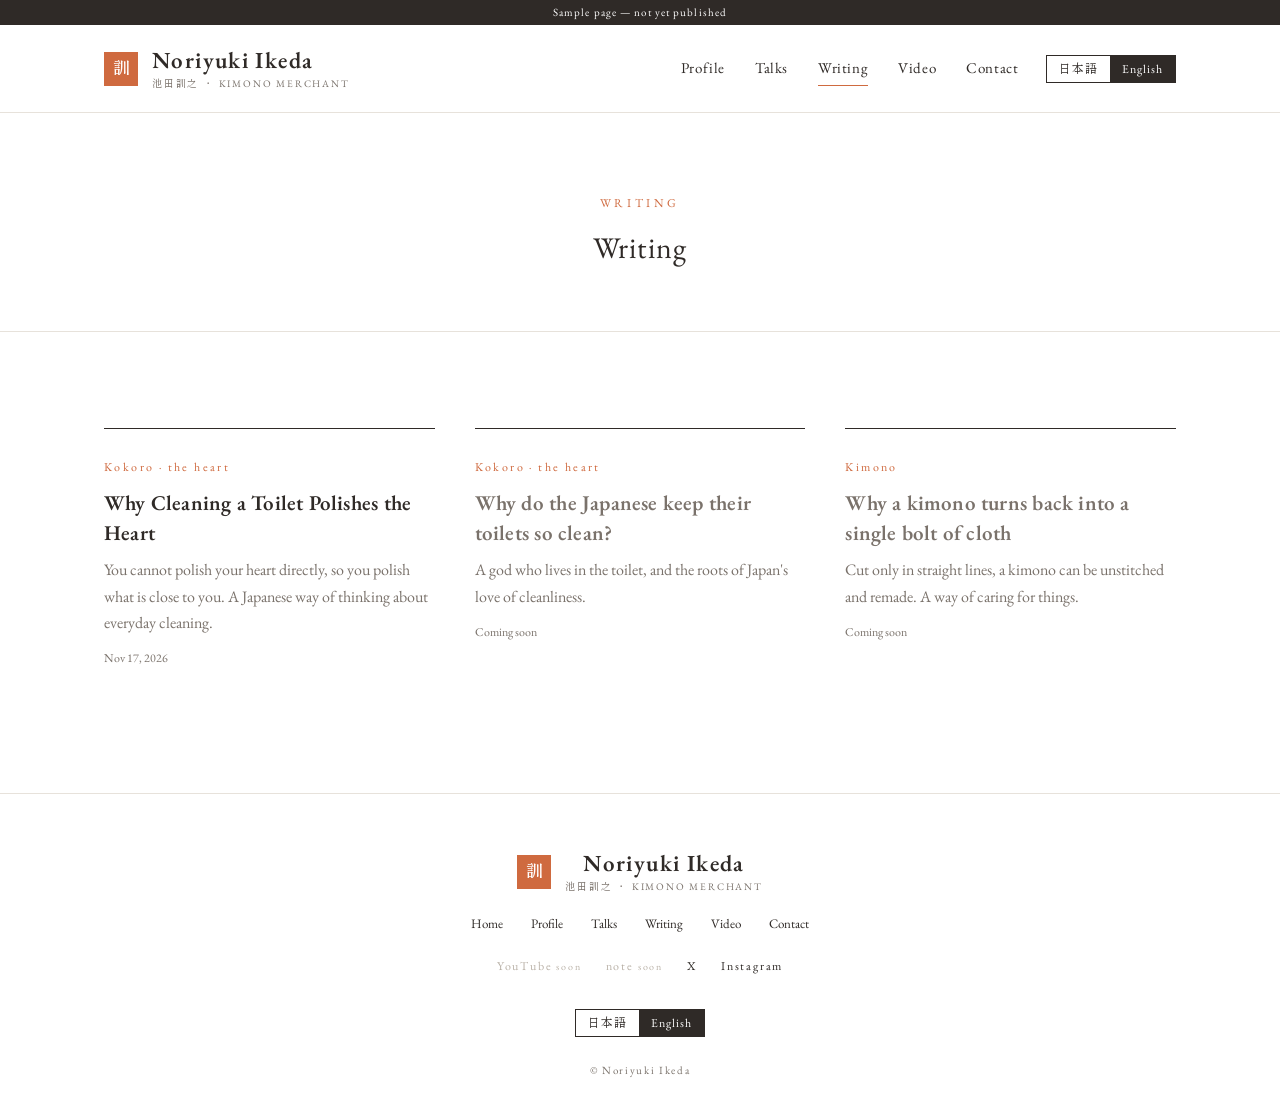
<file: en/yomimono.html>
<!doctype html>
<html lang="en"><head><meta charset="utf-8">
<meta name="viewport" content="width=device-width,initial-scale=1">
<meta name="robots" content="noindex,nofollow">
<title>Writing | Noriyuki Ikeda</title>
<meta name="description" content="Essays in English by Noriyuki Ikeda.">
<link rel="alternate" hreflang="ja" href="https://ikeda-noriyuki.example/yomimono.html"><link rel="alternate" hreflang="en" href="https://ikeda-noriyuki.example/en/yomimono.html"><link rel="alternate" hreflang="x-default" href="https://ikeda-noriyuki.example/yomimono.html">
<link rel="preconnect" href="https://fonts.googleapis.com"><link rel="preconnect" href="https://fonts.gstatic.com" crossorigin>
<link href="https://fonts.googleapis.com/css2?family=Shippori+Mincho:wght@400;600&family=EB+Garamond:ital,wght@0,400;0,600;1,400&display=swap" rel="stylesheet">
<link rel="stylesheet" href="../style.css">
</head><body>
<div class="sample">Sample page — not yet published</div>
<header class="site-header"><div class="in"><a class="brand" href="index.html"><span class="seal">訓</span><span class="brand-name">Noriyuki Ikeda<small>池田訓之 ・ KIMONO MERCHANT</small></span></a><div class="head-right"><nav class="gnav"><a href="profile.html">Profile</a><a href="kouen.html">Talks</a><a href="yomimono.html" class=on>Writing</a><a href="index.html#video">Video</a><a href="contact.html">Contact</a></nav><div class="lang-switch" aria-label="言語"><a href="../yomimono.html" hreflang="ja" lang="ja">日本語</a><span class="on">English</span></div></div></div></header>

<div class="page-head"><span class="en">Writing</span><h1>Writing</h1></div>
<section class="section"><div class="container"><div class="posts"><a class="post" href="toilet-souji.html"><span class="cat">Kokoro · the heart</span><h3>Why Cleaning a Toilet Polishes the Heart</h3><p>You cannot polish your heart directly, so you polish what is close to you. A Japanese way of thinking about everyday cleaning.</p><span class="date">Nov 17, 2026</span></a><div class="post soon"><span class="cat">Kokoro · the heart</span><h3>Why do the Japanese keep their toilets so clean?</h3><p>A god who lives in the toilet, and the roots of Japan's love of cleanliness.</p><span class="date">Coming soon</span></div><div class="post soon"><span class="cat">Kimono</span><h3>Why a kimono turns back into a single bolt of cloth</h3><p>Cut only in straight lines, a kimono can be unstitched and remade. A way of caring for things.</p><span class="date">Coming soon</span></div></div></div></section>
<footer class="site-footer"><div class="container"><a class="brand" href="index.html"><span class="seal">訓</span><span class="brand-name">Noriyuki Ikeda<small>池田訓之 ・ KIMONO MERCHANT</small></span></a>
<nav class="fnav"><a href="index.html">Home</a><a href="profile.html">Profile</a><a href="kouen.html">Talks</a><a href="yomimono.html">Writing</a><a href="index.html#video">Video</a><a href="contact.html">Contact</a></nav>
<div class="sns"><span title="Coming soon">YouTube<small>soon</small></span><span title="Coming soon">note<small>soon</small></span><a href="https://x.com/ni100121" target="_blank" rel="noopener">X</a><a href="https://www.instagram.com/wasoukan_noriyuki_ikeda/" target="_blank" rel="noopener">Instagram</a></div>
<div class="lang-switch" aria-label="言語"><a href="../yomimono.html" hreflang="ja" lang="ja">日本語</a><span class="on">English</span></div>
<div class="copy">© Noriyuki Ikeda</div></div></footer>
</body></html>
</file>
<file: style.css>
/* 池田訓之 個人サイト（見本）
   トーン：和想館HPの「白地・明朝・余白・細い線」を土台に、
   色は著書『君よ知るや着物の国』の表紙から（柿色・藍・白）。和想館の紫は使わない。 */
:root{
  --ink:#2f2a27;      /* 墨 */
  --sub:#7a726b;
  --line:#e7e2db;
  --bg:#ffffff;
  --wash:#f7f4ef;     /* ごく薄い生成り */
  --kaki:#cf6a3f;     /* 柿色（表紙の地色） */
  --kaki-deep:#a9512c;
  --ai:#2d3f5e;       /* 藍（表紙の帯の模様） */
  --serif:"Shippori Mincho","Hiragino Mincho ProN","Yu Mincho",serif;
}
*{box-sizing:border-box}
html{scroll-behavior:smooth}
body{margin:0;background:var(--bg);color:var(--ink);font-family:var(--serif);font-size:16px;line-height:2;letter-spacing:.04em;-webkit-font-smoothing:antialiased}
a{color:inherit}
img{max-width:100%;display:block}

/* 見本の帯 */
.sample{background:var(--ink);color:#fff;text-align:center;font-size:11px;letter-spacing:.1em;padding:3px 8px}

/* ヘッダー */
.site-header{border-bottom:1px solid var(--line);background:var(--bg)}
.site-header .in{max-width:1120px;margin:0 auto;padding:22px 24px;display:flex;align-items:center;justify-content:space-between;gap:24px}
.brand{text-decoration:none;display:flex;align-items:center;gap:14px}
.seal{width:34px;height:34px;background:var(--kaki);color:#fff;display:flex;align-items:center;justify-content:center;font-size:17px;font-weight:600;letter-spacing:0}
.brand-name{font-size:22px;font-weight:600;letter-spacing:.18em;line-height:1.2}
.brand-name small{display:block;font-size:10px;letter-spacing:.32em;color:var(--sub);font-weight:400;margin-top:3px}
.gnav{display:flex;gap:30px;font-size:14px}
.gnav a{text-decoration:none;padding:4px 0;border-bottom:1px solid transparent;white-space:nowrap}
.gnav a:hover,.gnav a.on{border-bottom-color:var(--kaki)}
@media(max-width:820px){
  .site-header .in{flex-direction:column;align-items:flex-start;gap:12px;padding:16px}
  .gnav{gap:20px;overflow-x:auto;width:100%;font-size:13px;padding-bottom:2px;scrollbar-width:none}
  .gnav::-webkit-scrollbar{display:none}
  .theme:nth-child(odd){padding-right:8px}
}

/* 共通 */
.container{max-width:1120px;margin:0 auto;padding:0 24px}
@media(max-width:820px){.container{padding:0 16px}}
.section{padding:96px 0}
.section.wash{background:var(--wash)}
@media(max-width:820px){.section{padding:64px 0}}
.sec-head{text-align:center;margin-bottom:48px}
.sec-head .en{display:block;font-size:12px;letter-spacing:.35em;color:var(--kaki);text-transform:uppercase}
.sec-head h2{font-size:24px;font-weight:600;letter-spacing:.2em;margin:6px 0 0}
.more{display:inline-block;margin-top:36px;font-size:14px;text-decoration:none;border:1px solid var(--ink);padding:10px 36px;letter-spacing:.2em;transition:.2s}
.more:hover{background:var(--ink);color:#fff}
.center{text-align:center}

/* トップ：ヒーロー */
.hero{border-bottom:1px solid var(--line)}
.hero .in{max-width:1120px;margin:0 auto;padding:72px 24px 80px;display:grid;grid-template-columns:1fr 1fr;gap:64px;align-items:center}
.hero-copy{display:flex;justify-content:center;gap:40px;flex-direction:row-reverse}
.tate{writing-mode:vertical-rl;font-size:clamp(30px,3.6vw,44px);font-weight:600;letter-spacing:.32em;line-height:1.7;margin:0}
.tate-sub{writing-mode:vertical-rl;font-size:14px;color:var(--sub);letter-spacing:.3em;line-height:2.2;margin:0;padding-top:120px}
.hero-photo{aspect-ratio:4/5;background:var(--wash);position:relative;overflow:hidden}
.hero-photo img{width:100%;height:100%;object-fit:cover;object-position:50% 30%}
@media(max-width:820px){
  .hero .in{grid-template-columns:1fr;gap:40px;padding:48px 16px 56px}
  .hero-copy{gap:24px}
  .tate-sub{padding-top:60px}
}

/* 想い */
.message{max-width:640px;margin:0 auto;text-align:center;font-size:17px;line-height:2.4}
.message .lead{font-size:22px;font-weight:600;letter-spacing:.14em;margin-bottom:24px}

/* 読みもの一覧 */
.posts{display:grid;grid-template-columns:repeat(3,1fr);gap:40px}
@media(max-width:820px){.posts{grid-template-columns:1fr;gap:0}}
.post{text-decoration:none;display:block;border-top:1px solid var(--ink);padding:20px 0 28px}
@media(max-width:820px){.post{border-top:1px solid var(--line)}}
.post .cat{font-size:12px;color:var(--kaki);letter-spacing:.2em}
.post h3{font-size:18px;font-weight:600;line-height:1.7;margin:8px 0 10px;letter-spacing:.06em}
.post p{font-size:14px;color:var(--sub);line-height:1.9;margin:0}
.post .date{font-size:12px;color:var(--sub);margin-top:12px;display:block}
.post.soon h3{color:var(--sub)}
.post:hover h3{color:var(--kaki-deep)}

/* 講演テーマ */
.themes{display:grid;grid-template-columns:repeat(2,1fr);border-top:1px solid var(--line)}
@media(max-width:820px){.themes{grid-template-columns:1fr}}
.theme{padding:28px 8px 28px 0;border-bottom:1px solid var(--line);display:flex;gap:20px}
.theme:nth-child(odd){padding-right:32px}
.theme .no{font-size:13px;color:var(--kaki);letter-spacing:.1em;padding-top:4px}
.theme h3{margin:0 0 4px;font-size:18px;font-weight:600;letter-spacing:.08em}
.theme p{margin:0;font-size:14px;color:var(--sub);line-height:1.9}

/* 著書 */
.book{display:grid;grid-template-columns:220px 1fr;gap:56px;align-items:center;max-width:860px;margin:0 auto}
@media(max-width:820px){.book{grid-template-columns:1fr;gap:28px;justify-items:center;text-align:left}}
.cover{display:block;width:220px;border:1px solid var(--line)}
.cover img{width:100%;height:auto}
.buy{display:flex;flex-wrap:wrap;gap:10px 12px;margin-top:24px}
.buy a{font-size:13px;text-decoration:none;border:1px solid var(--ink);padding:8px 20px;letter-spacing:.12em;transition:.2s}
.buy a:first-child{background:var(--ink);color:#fff}
.buy a:hover{background:var(--kaki-deep);border-color:var(--kaki-deep);color:#fff}
.book h3{font-size:22px;font-weight:600;margin:0 0 4px;letter-spacing:.12em}
.book .pub{font-size:13px;color:var(--sub);margin-bottom:16px}
.book p{margin:0 0 8px}

/* 掲載・寄稿 */
.media{display:grid;grid-template-columns:1fr 1fr;gap:48px;max-width:820px;margin:0 auto}
@media(max-width:820px){.media{grid-template-columns:1fr;gap:32px}}
.media h3{font-size:13px;font-weight:400;letter-spacing:.3em;color:var(--kaki);margin:0 0 4px}
.media ul{list-style:none;margin:0;padding:0;border-top:1px solid var(--line)}
.media li{border-bottom:1px solid var(--line);padding:12px 0;font-size:15px}
.media a{text-decoration:none;display:flex;justify-content:space-between}
.media a::after{content:"↗";color:var(--sub);font-size:12px}
.media a:hover{color:var(--kaki-deep)}

/* 動画 */
.video{display:grid;grid-template-columns:1fr 1fr;gap:56px;align-items:center}
@media(max-width:820px){.video{grid-template-columns:1fr;gap:28px}}
.video-frame{aspect-ratio:16/9;background:var(--ink)}
.video-frame iframe{width:100%;height:100%;border:0;display:block}
.yt-more{max-width:820px;margin:56px auto 0}
.yt-more h3{font-size:13px;font-weight:400;letter-spacing:.3em;color:var(--kaki);margin:0 0 4px}
.yt-more ul{list-style:none;margin:0;padding:0;border-top:1px solid var(--line)}
.yt-more li{border-bottom:1px solid var(--line);padding:12px 0;font-size:15px}
.yt-more a{text-decoration:none;display:flex;justify-content:space-between;gap:16px}
.yt-more a::after{content:"▶";color:var(--sub);font-size:10px;padding-top:6px}
.yt-more a:hover{color:var(--kaki-deep)}

/* 下層ページの見出し */
.page-head{border-bottom:1px solid var(--line);padding:72px 0 56px;text-align:center}
.page-head .en{font-size:12px;letter-spacing:.35em;color:var(--kaki);text-transform:uppercase}
.page-head h1{font-size:30px;font-weight:600;letter-spacing:.24em;margin:6px 0 0}
@media(max-width:820px){.page-head{padding:48px 0 40px}.page-head h1{font-size:24px}}
.crumb{font-size:12px;color:var(--sub);padding:16px 0;letter-spacing:.08em}
.crumb a{text-decoration:none}

/* 記事 */
.article{max-width:700px;margin:0 auto;padding:24px 0 96px}
.article .cat{font-size:12px;color:var(--kaki);letter-spacing:.24em}
.article h1{font-size:clamp(23px,3.4vw,30px);line-height:1.65;font-weight:600;letter-spacing:.06em;margin:10px 0 18px}
.article .meta{font-size:13px;color:var(--sub);padding-bottom:28px;border-bottom:1px solid var(--line);margin-bottom:36px}
.answer{border-left:3px solid var(--kaki);padding:4px 0 4px 22px;margin:0 0 40px;font-size:17px;line-height:2.1}
.answer b{display:block;font-size:12px;letter-spacing:.3em;color:var(--kaki);font-weight:400}
.toc{border-top:1px solid var(--line);border-bottom:1px solid var(--line);padding:20px 0;margin-bottom:16px;font-size:15px}
.toc b{font-size:12px;letter-spacing:.3em;color:var(--sub);font-weight:400}
.toc ol{margin:8px 0 0;padding-left:1.6em;line-height:2.1}
.toc a{text-decoration:none}
.toc a:hover{color:var(--kaki-deep)}
.body h2{font-size:22px;font-weight:600;line-height:1.7;margin:72px 0 20px;letter-spacing:.06em}
.body h2 .num{display:block;font-size:12px;color:var(--kaki);letter-spacing:.3em;font-weight:400;margin-bottom:2px}
.body h3{font-size:18px;font-weight:600;margin:40px 0 8px;letter-spacing:.06em}
.body h3.q{margin-top:32px}
.body p{margin:0 0 1.4em;font-size:16.5px;line-height:2.15}
.body p.a{margin-top:0}
.body strong{font-weight:600;color:var(--kaki-deep)}
.body p.quote{font-size:20px;font-weight:600;text-align:center;line-height:1.9;padding:36px 8px;margin:40px 0;border-top:1px solid var(--line);border-bottom:1px solid var(--line)}
.body p.quote strong{color:var(--ink)}
.author{margin-top:72px;border-top:1px solid var(--ink);padding-top:28px;display:grid;grid-template-columns:96px 1fr;gap:24px}
.author .ph{width:96px;height:96px;border-radius:50%;object-fit:cover}
.author .label{font-size:11px;letter-spacing:.3em;color:var(--sub)}
.author h3{margin:2px 0 8px;font-size:18px;font-weight:600;letter-spacing:.12em}
.author p{margin:0;font-size:14px;line-height:2}
.author a{font-size:13px}
@media(max-width:600px){.author{grid-template-columns:1fr}}

/* プロフィール */
.prof{display:grid;grid-template-columns:340px 1fr;gap:72px;max-width:1000px;margin:0 auto}
@media(max-width:820px){.prof{grid-template-columns:1fr;gap:36px}}
.prof .hero-photo{aspect-ratio:3/4}
.prof h2{font-size:28px;font-weight:600;letter-spacing:.24em;margin:0}
.prof .yomi{font-size:12px;color:var(--sub);letter-spacing:.3em;margin-bottom:24px}
.prof .role{font-size:14px;color:var(--kaki);letter-spacing:.2em}
.timeline{margin:36px 0 0;border-top:1px solid var(--line)}
.timeline div{display:grid;grid-template-columns:110px 1fr;gap:16px;padding:14px 0;border-bottom:1px solid var(--line);font-size:15px}
.timeline dt,.timeline .y{color:var(--sub);font-size:14px}
@media(max-width:600px){.timeline div{grid-template-columns:64px 1fr}}
.prof-links{display:flex;flex-wrap:wrap;gap:8px 24px;margin-top:28px;font-size:14px;letter-spacing:.12em}
.prof-links a{text-decoration:none;border-bottom:1px solid var(--kaki)}
.prof-links span,.sns span{color:#b9b1a7}
.prof-links small,.sns small{font-size:10px;margin-left:4px}

/* 講演ページ */
.lead-text{max-width:700px;margin:0 auto 56px;text-align:center}
.flow{display:grid;grid-template-columns:repeat(4,1fr);gap:0;border-top:1px solid var(--line);border-left:1px solid var(--line)}
.flow div{border-right:1px solid var(--line);border-bottom:1px solid var(--line);padding:24px 20px;font-size:14px;line-height:1.9}
.flow b{display:block;color:var(--kaki);font-size:12px;letter-spacing:.2em;font-weight:400}
@media(max-width:820px){.flow{grid-template-columns:1fr 1fr}}

/* お問い合わせ */
.form{max-width:640px;margin:0 auto}
.form label{display:block;font-size:14px;margin:24px 0 6px;letter-spacing:.1em}
.form label em{font-style:normal;font-size:11px;color:var(--kaki);margin-left:8px}
.form input,.form select,.form textarea{width:100%;font:inherit;font-size:15px;padding:12px 14px;border:1px solid var(--line);background:#fff;border-radius:0}
.form textarea{min-height:180px}
.form button{margin-top:36px;width:100%;font:inherit;letter-spacing:.3em;background:var(--ink);color:#fff;border:0;padding:16px;cursor:not-allowed;opacity:.85}
.form .note{font-size:12px;color:var(--sub);margin-top:12px;text-align:center}

/* フッター */
.site-footer{border-top:1px solid var(--line);padding:56px 0 40px;text-align:center}
.site-footer .brand{justify-content:center;margin-bottom:20px}
.fnav{display:flex;justify-content:center;flex-wrap:wrap;gap:8px 28px;font-size:13px;margin-bottom:20px}
.fnav a{text-decoration:none}
.sns{display:flex;justify-content:center;flex-wrap:wrap;gap:8px 24px;font-size:12px;letter-spacing:.15em;color:var(--sub);margin-bottom:28px}
.sns a{text-decoration:none;color:var(--ink)}
.sns a:hover{color:var(--kaki-deep)}
.copy{font-size:11px;color:var(--sub);letter-spacing:.15em}

/* ===== 言語の切り替え（日本語 / English） ===== */
.head-right{display:flex;align-items:center;gap:28px}
.lang-switch{display:inline-flex;border:1px solid var(--ink);font-size:12px;letter-spacing:.08em;line-height:1;flex-shrink:0}
.lang-switch a,.lang-switch span{padding:7px 12px;text-decoration:none;font-family:var(--serif)}
.lang-switch .on{background:var(--ink);color:#fff}
.lang-switch a:hover{background:var(--wash);color:var(--kaki-deep)}
.site-footer .lang-switch{margin:0 auto 24px}
@media(max-width:820px){
  .site-header .in{position:relative}
  .head-right{width:100%}
  .head-right .gnav{flex:1;min-width:0}
  .site-header .lang-switch{position:absolute;top:16px;right:16px}
}

/* ===== 英語版 ===== */
html[lang=en]{--serif:"EB Garamond","Shippori Mincho","Hiragino Mincho ProN",Georgia,serif}
html[lang=en] body{font-size:18px;line-height:1.75;letter-spacing:0}
html[lang=en] .brand-name{letter-spacing:.06em;font-size:23px}
html[lang=en] .brand-name small{letter-spacing:.18em}
html[lang=en] .gnav{font-size:15px;letter-spacing:.04em}
html[lang=en] .sec-head .en,html[lang=en] .page-head .en{letter-spacing:.3em}
html[lang=en] .sec-head h2{letter-spacing:.02em;font-size:28px;font-weight:400;font-style:italic}
html[lang=en] .page-head h1{letter-spacing:.04em;font-weight:400}
html[lang=en] .message{font-size:19px;line-height:1.9}
html[lang=en] .more,html[lang=en] .buy a{letter-spacing:.08em}
html[lang=en] .post h3,html[lang=en] .theme h3,html[lang=en] .book h3,html[lang=en] .prof h2{letter-spacing:.01em}
html[lang=en] .post h3{font-size:21px;line-height:1.4}
html[lang=en] .post p,html[lang=en] .theme p{font-size:16px;line-height:1.65}
html[lang=en] .prof h2{font-size:34px;font-weight:400}
html[lang=en] .timeline div{grid-template-columns:96px 1fr;font-size:16px}
html[lang=en] .article h1{letter-spacing:0;font-size:clamp(28px,4vw,38px);line-height:1.3;margin-bottom:10px}
html[lang=en] .article .dek{font-size:20px;font-style:italic;color:var(--sub);line-height:1.5;margin:0 0 20px}
html[lang=en] .answer{font-size:19px;line-height:1.7}
html[lang=en] .body h2{letter-spacing:0;font-size:26px;line-height:1.35}
html[lang=en] .body p{font-size:19px;line-height:1.8}
html[lang=en] .body p.quote{font-size:23px;font-style:italic;font-weight:400;line-height:1.5}
html[lang=en] .body em{font-style:italic}
html[lang=en] .answer b,html[lang=en] .toc b,html[lang=en] .author .label,html[lang=en] .media h3{letter-spacing:.2em}
html[lang=en] .form label,html[lang=en] .form button{letter-spacing:.06em}
.ja-note{font-size:14px;color:var(--sub);margin-top:28px}

/* 英語トップのヒーロー（縦書きの代わりに横書き＋小さな「和の心」） */
.hero-copy-en{position:relative;padding-left:56px}
.hero-copy-en .kanji-mark{position:absolute;left:0;top:6px;writing-mode:vertical-rl;margin:0;font-family:"Shippori Mincho",serif;font-size:18px;letter-spacing:.4em;color:var(--kaki)}
.hero-copy-en h1{font-size:clamp(32px,4vw,50px);font-weight:400;line-height:1.25;margin:0 0 28px;letter-spacing:0}
.hero-copy-en .by{font-size:15px;color:var(--sub);letter-spacing:.12em;margin:0}
@media(max-width:820px){.hero-copy-en{padding-left:40px}}

/* 言葉の小さな辞典 */
.words{display:grid;grid-template-columns:repeat(4,1fr);gap:0;border-top:1px solid var(--line)}
@media(max-width:900px){.words{grid-template-columns:1fr 1fr}}
@media(max-width:520px){.words{grid-template-columns:1fr}}
.word{padding:28px 20px 28px 0;border-bottom:1px solid var(--line)}
.word .kanji{font-family:"Shippori Mincho",serif;font-size:30px;color:var(--kaki);display:block;line-height:1.2}
.word h3{margin:8px 0 4px;font-size:22px;font-weight:600}
.word p{margin:0;font-size:16px;color:var(--sub);line-height:1.6}
@media(max-width:820px){
  .site-header .lang-switch{font-size:11px}
  .site-header .lang-switch a,.site-header .lang-switch span{padding:6px 9px}
  html[lang=en] .brand{gap:10px}
  html[lang=en] .site-header .brand-name{font-size:19px}
  html[lang=en] .site-header .brand-name small{font-size:9px;letter-spacing:.1em}
}
</file>
